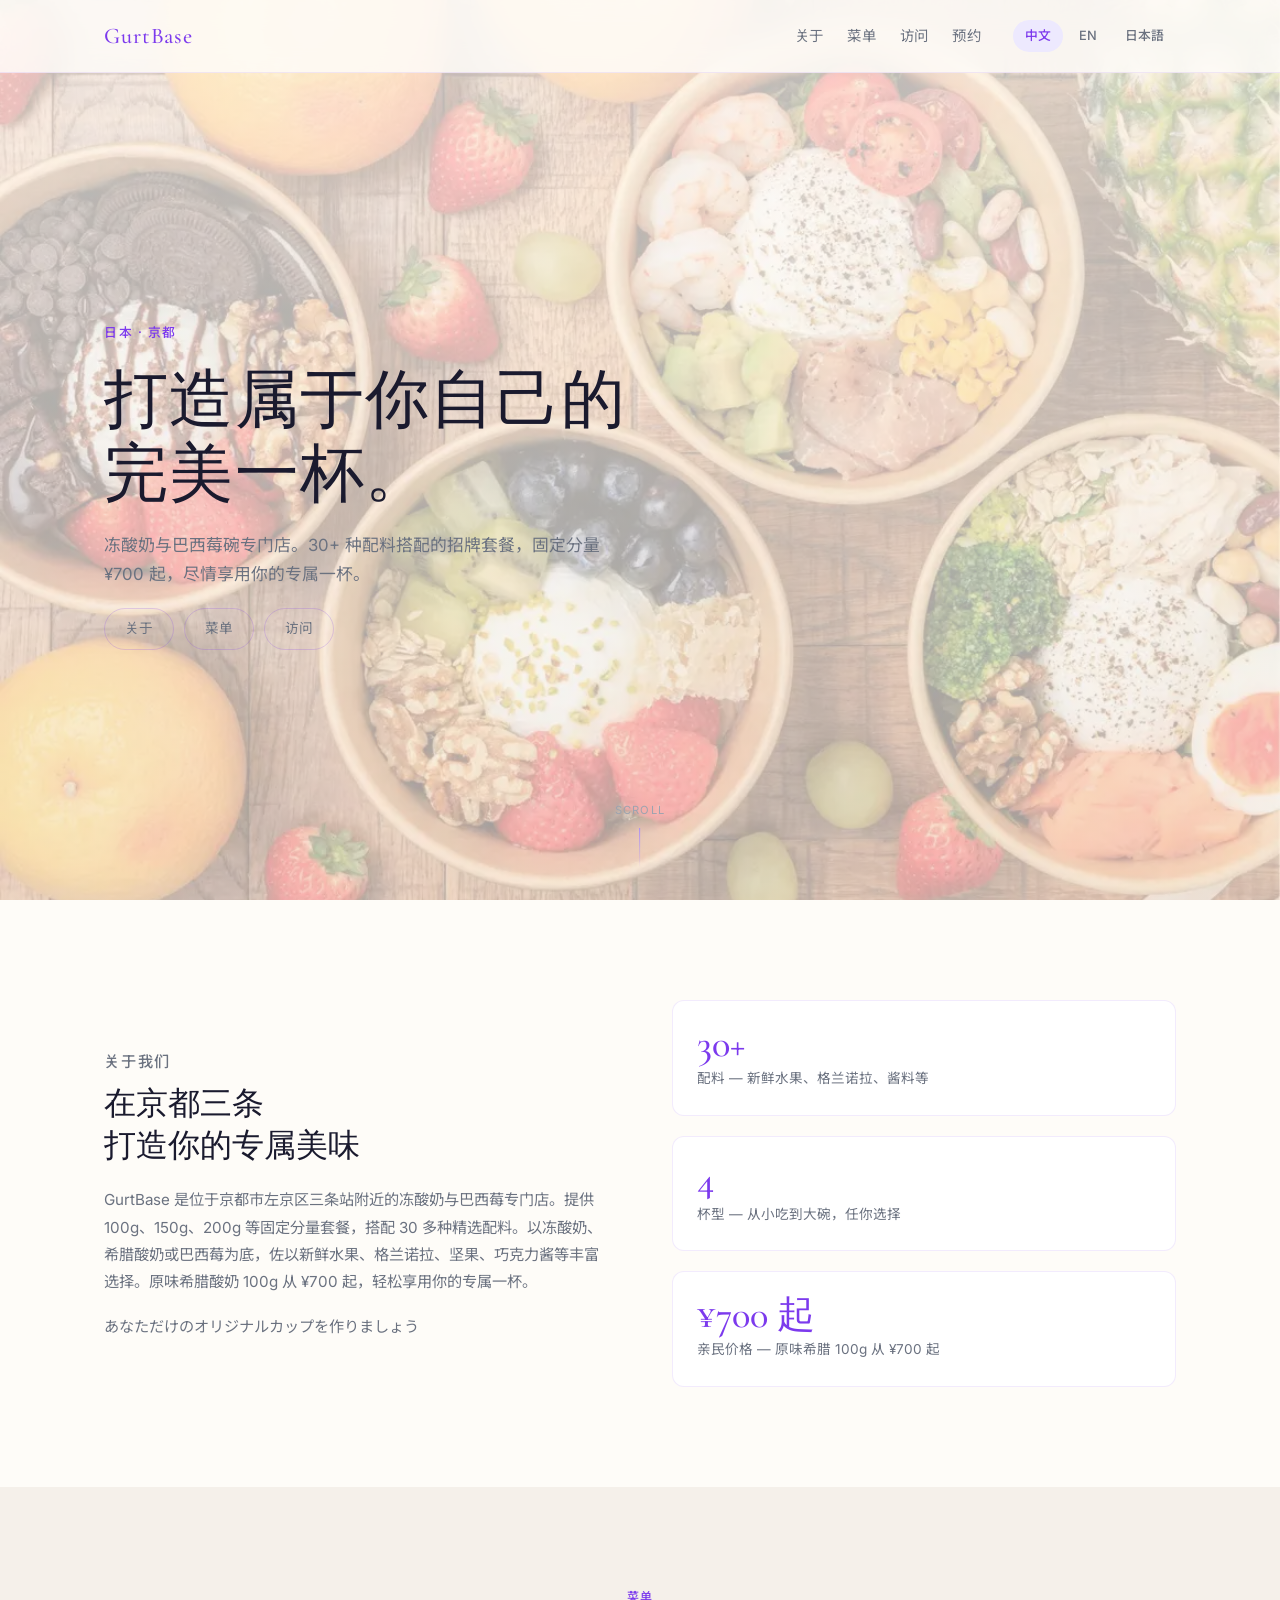
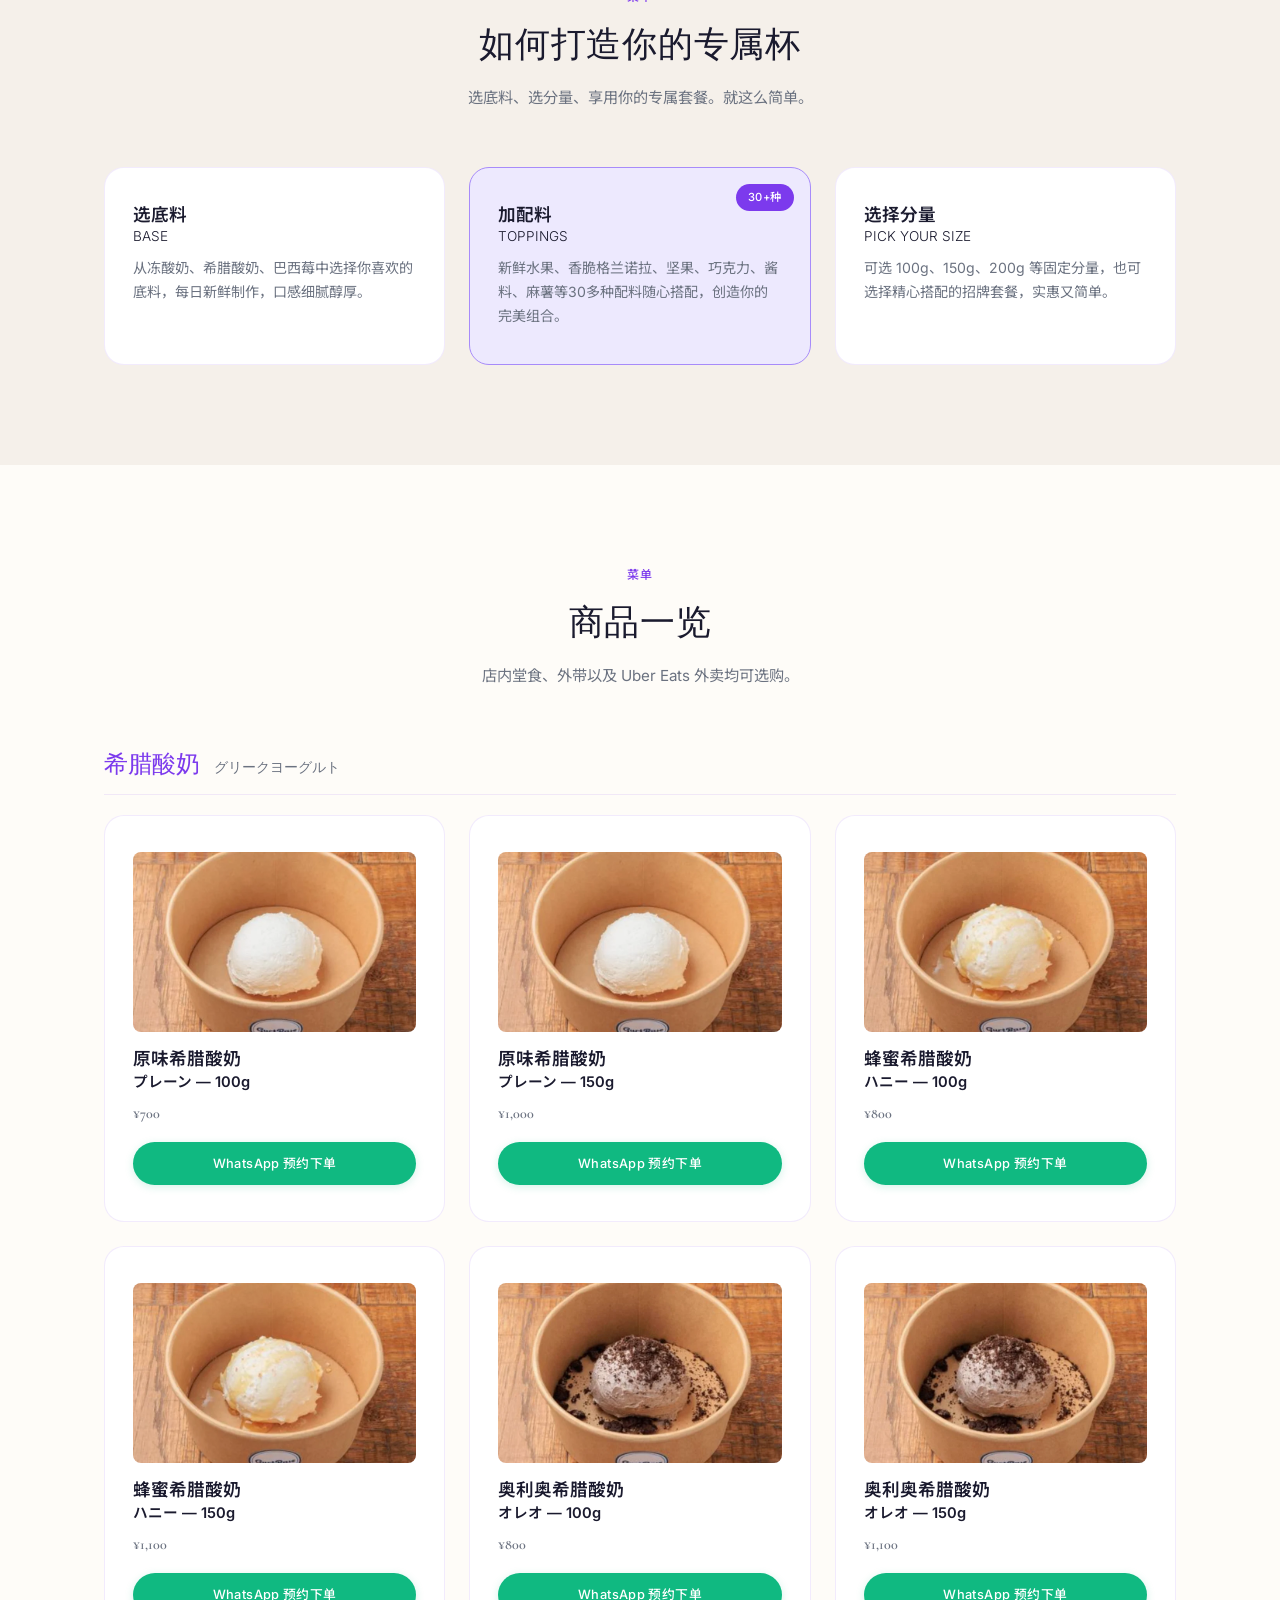
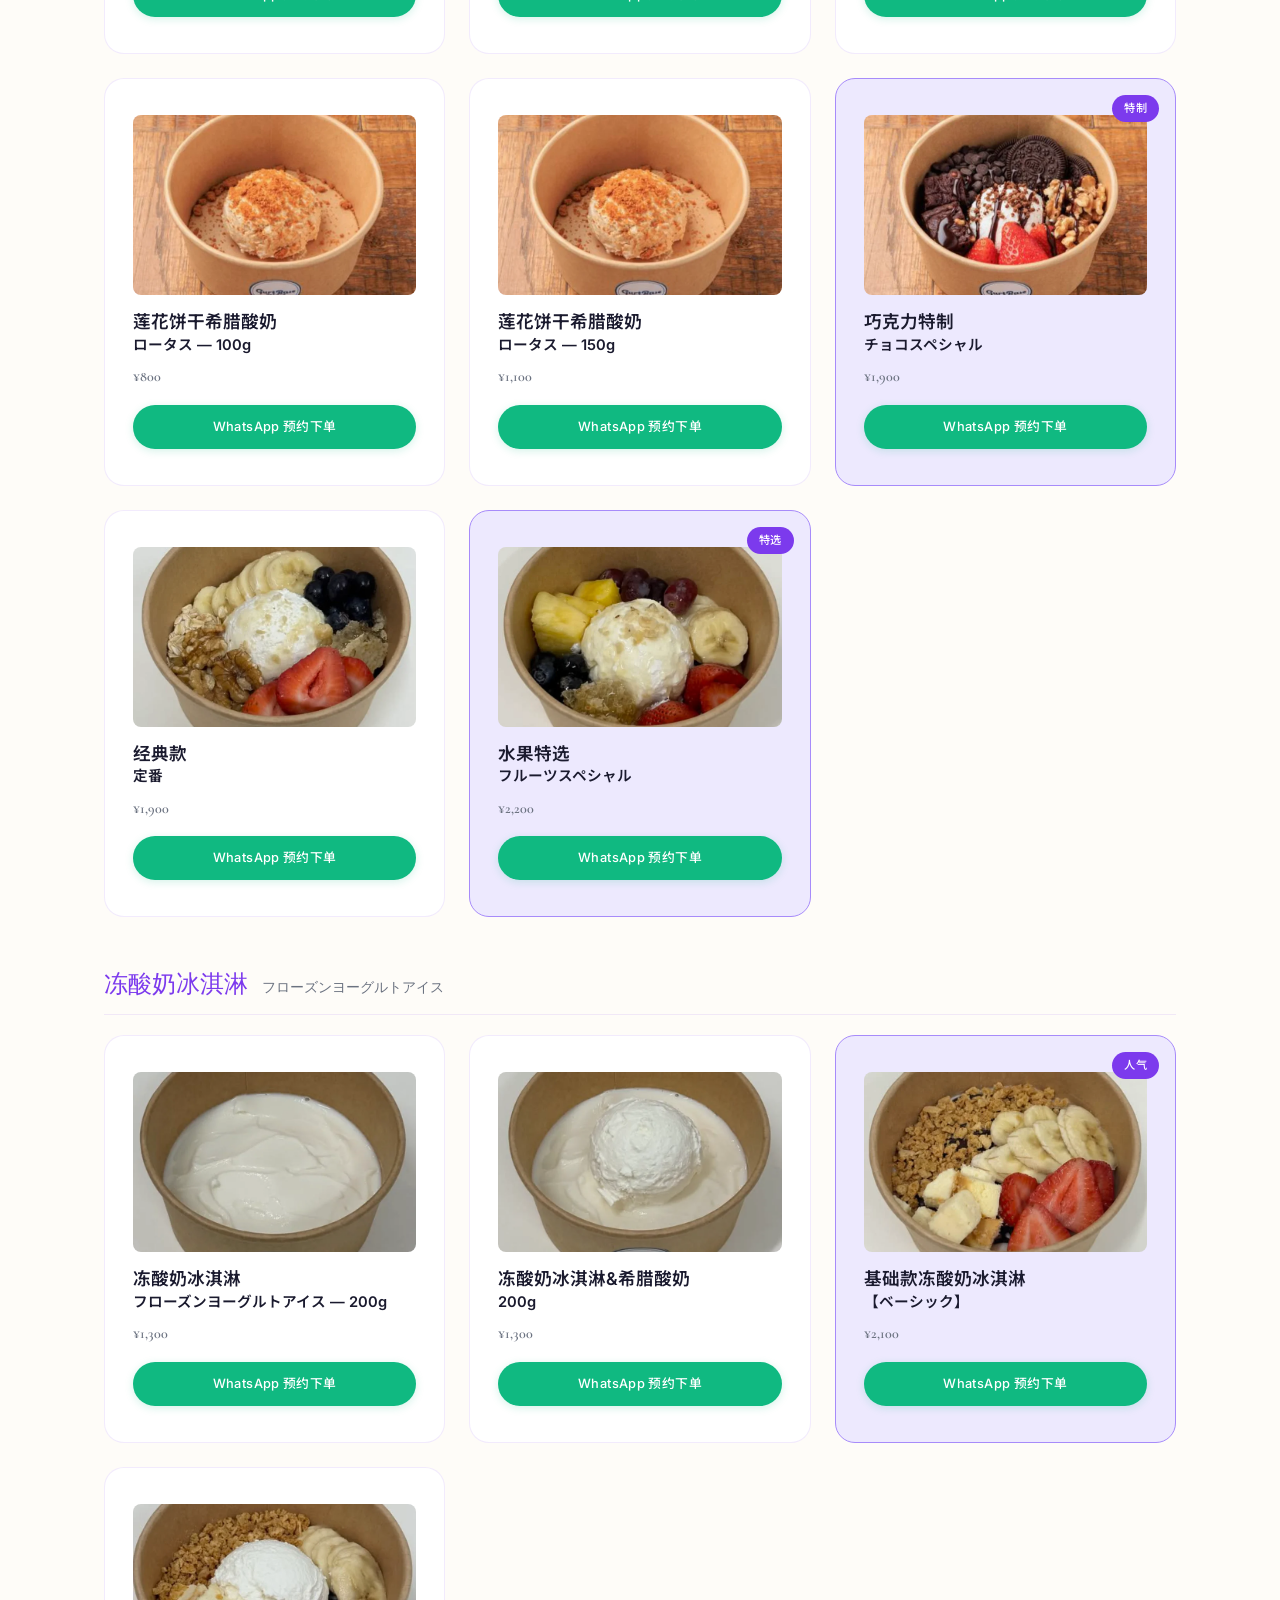
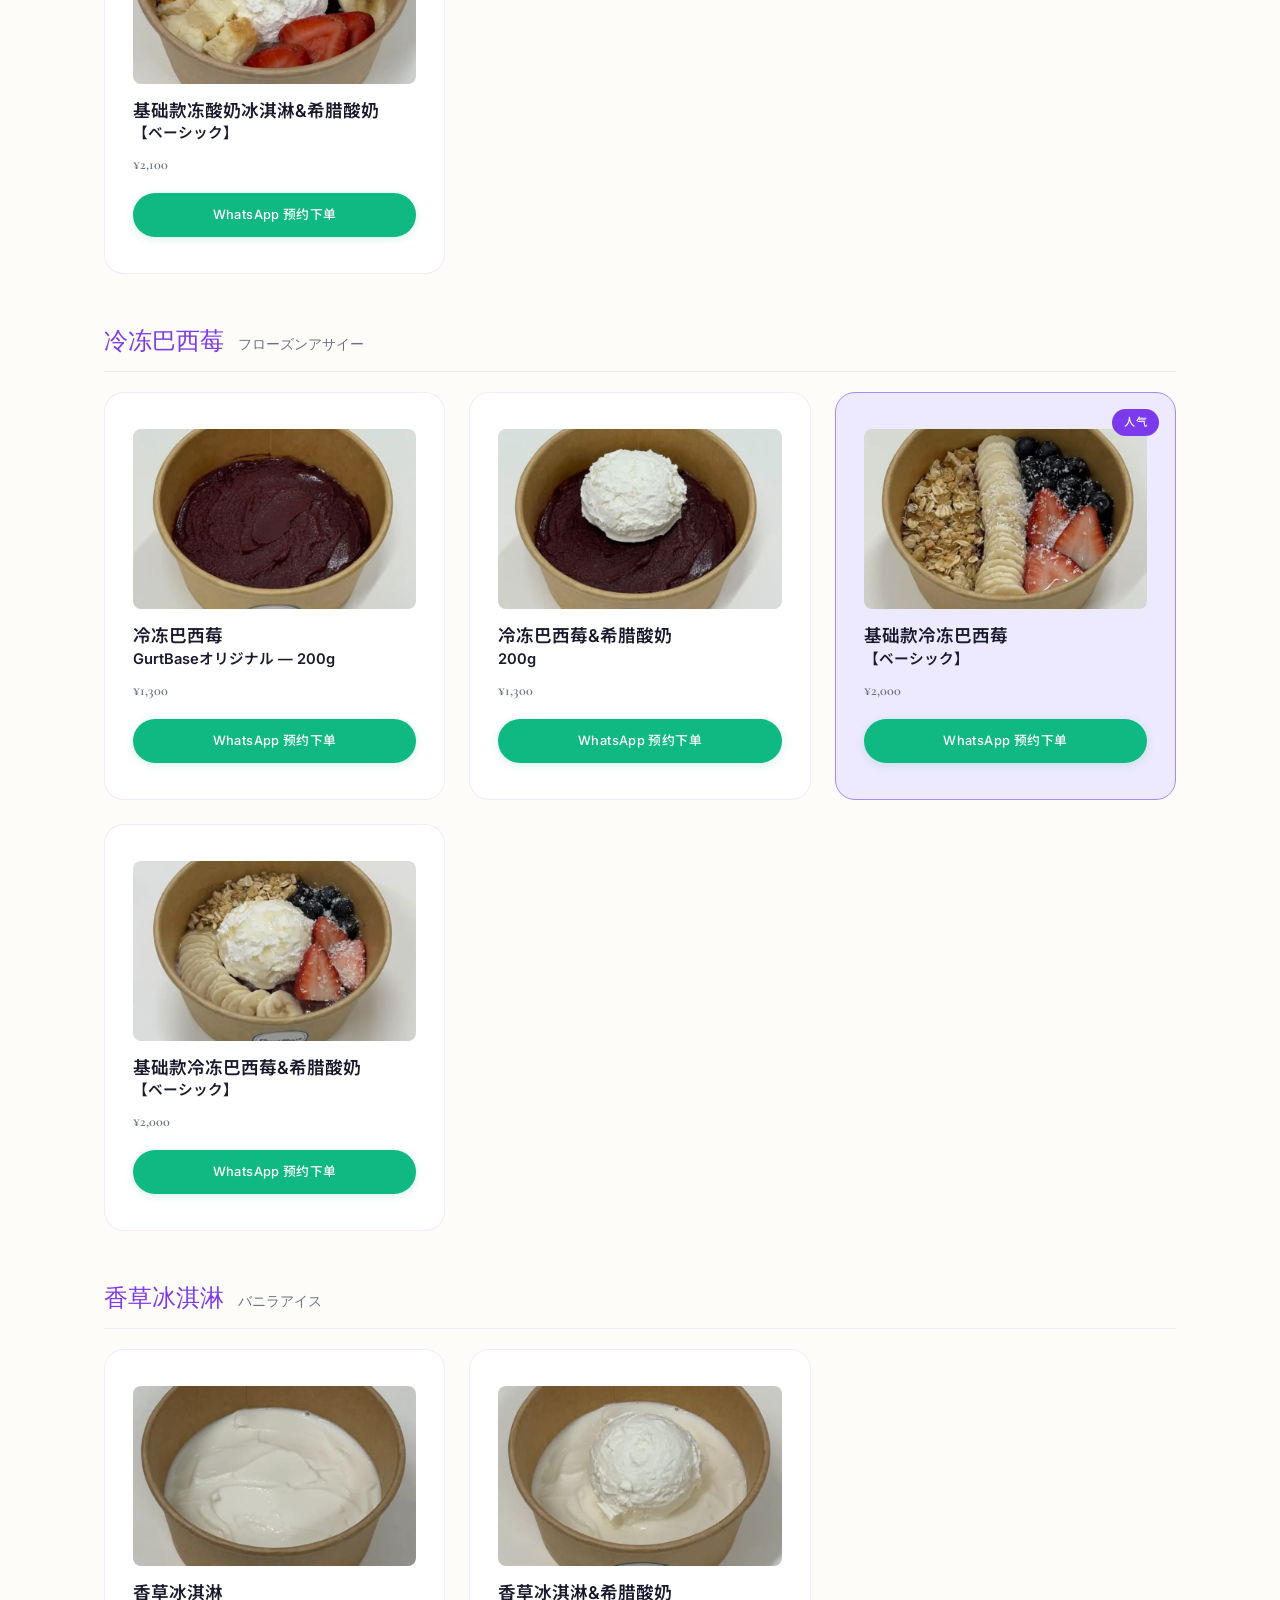
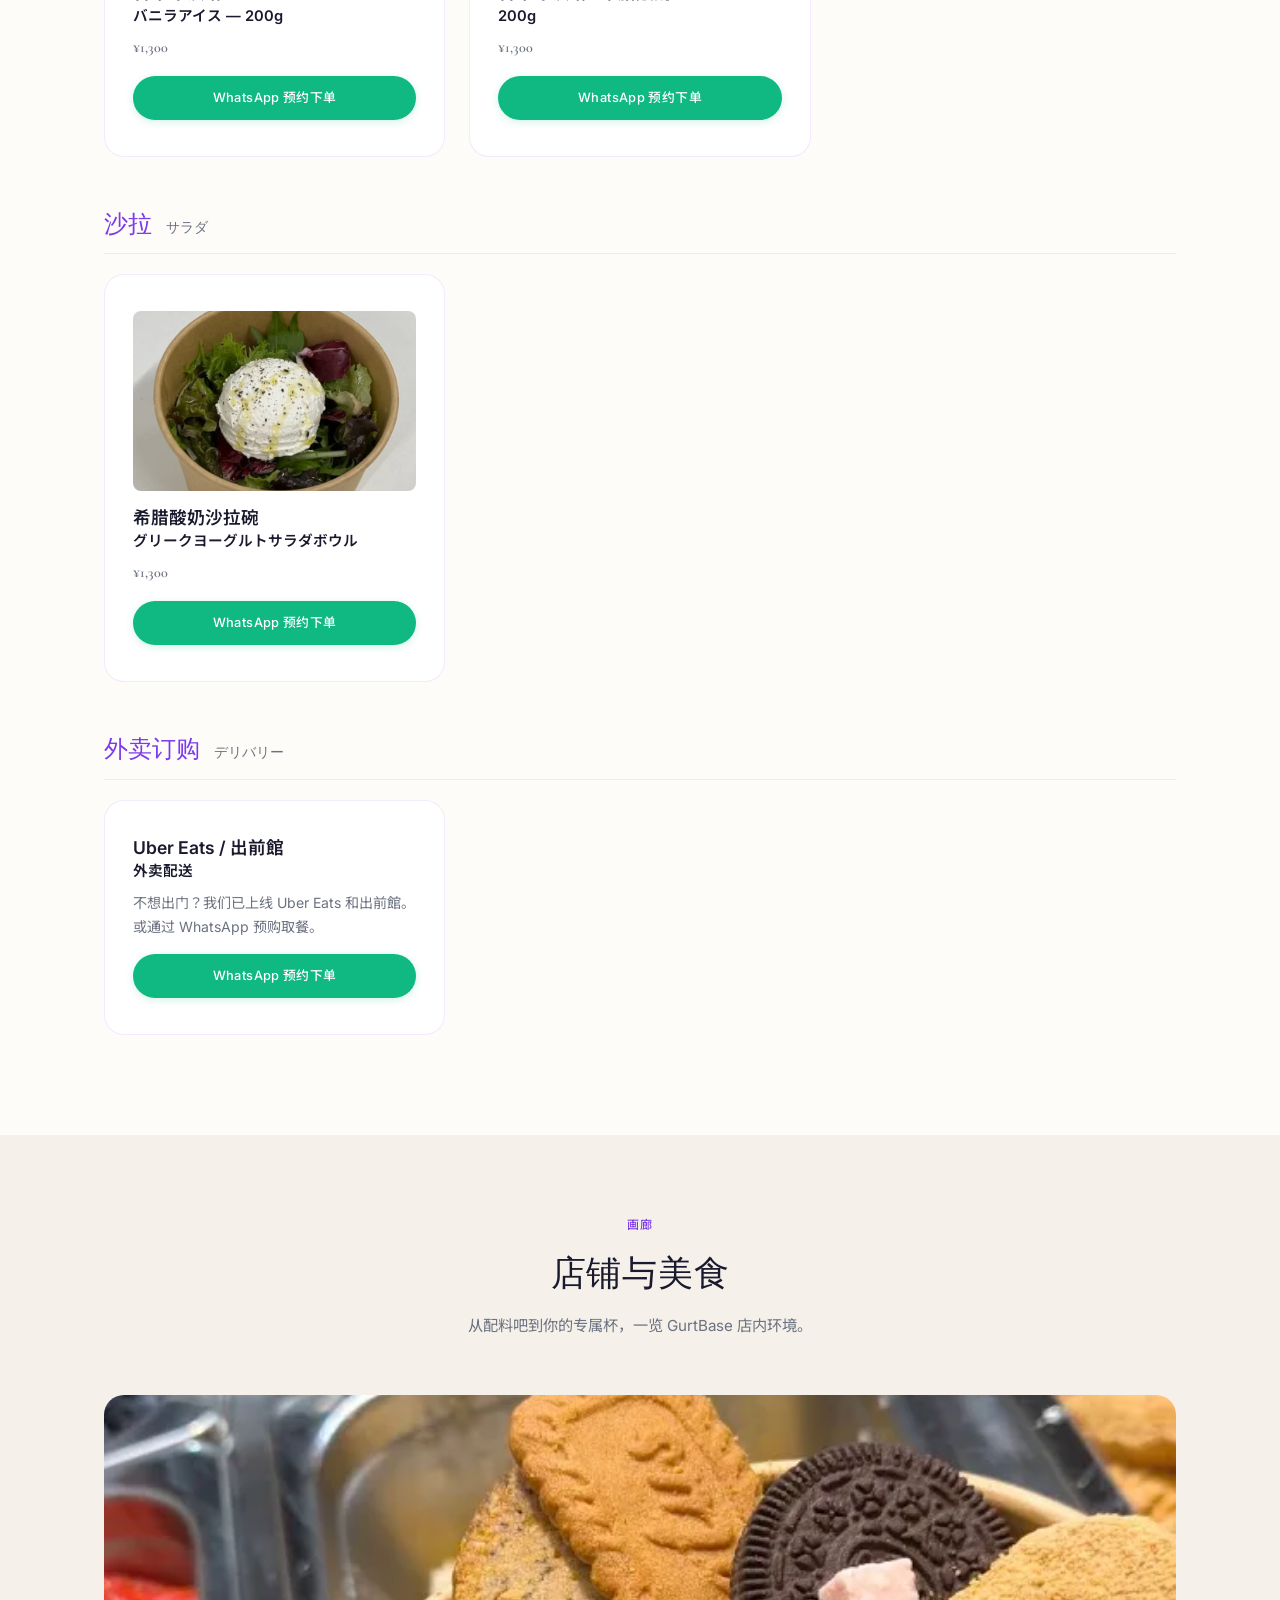
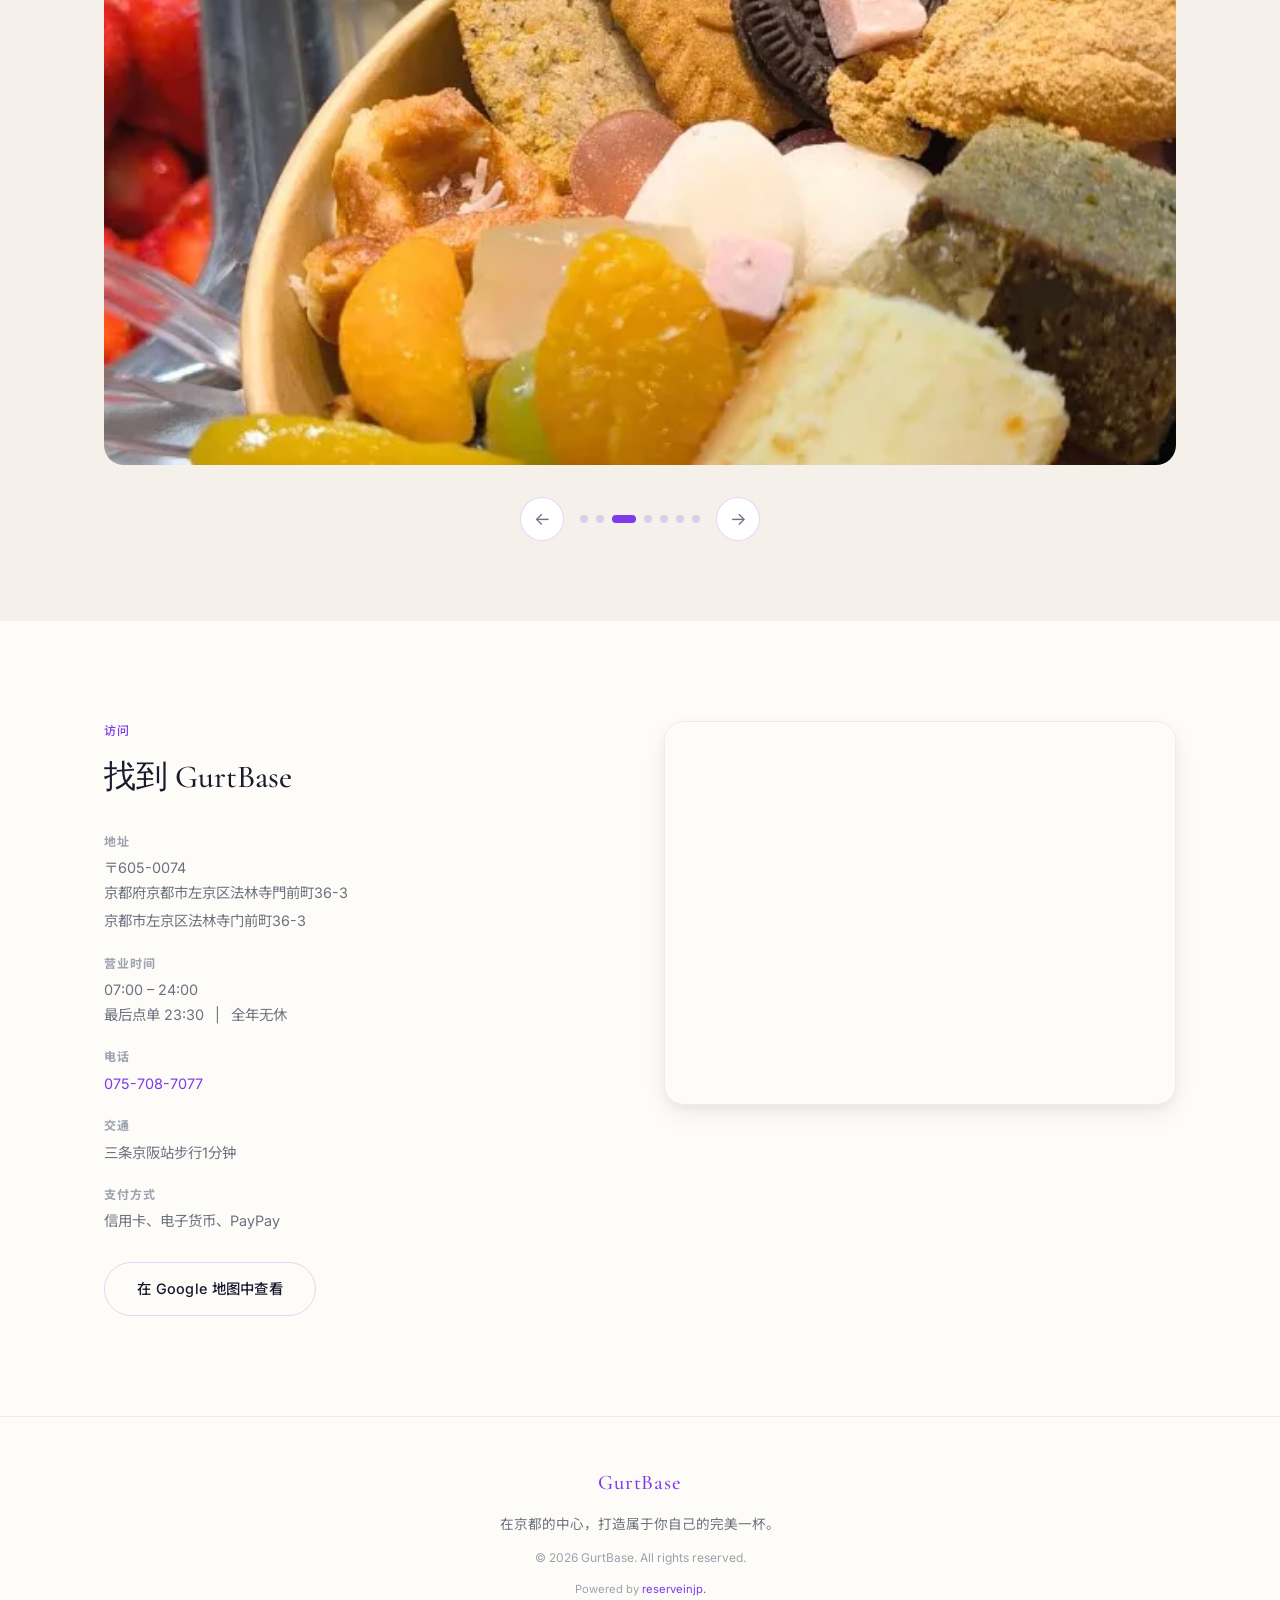
<file: cn/index.html>
<!DOCTYPE html>
<html lang="zh-CN">
<head>
  <meta charset="UTF-8">
  <meta name="viewport" content="width=device-width, initial-scale=1.0">
  <meta name="description" content="GurtBase — 京都三条冻酸奶&巴西莓碗专门店。固定分量套餐 ¥700 起，搭配 30+ 种配料，打造属于你的完美一杯。">
  <title>GurtBase | 冻酸奶 & 巴西莓 京都</title>
  <link rel="preconnect" href="https://fonts.googleapis.com">
  <link rel="preconnect" href="https://fonts.gstatic.com" crossorigin>
  <link href="https://fonts.googleapis.com/css2?family=Cormorant+Garamond:ital,wght@0,400;0,500;0,600;1,400&family=Noto+Sans+JP:wght@300;400;500&family=Noto+Sans+SC:wght@300;400;500&display=swap" rel="stylesheet">
  <link rel="stylesheet" href="../styles.css">
</head>
<body>
  <header class="header" id="header">
    <nav class="nav container">
      <a href="../landing.html" class="logo">GurtBase</a>
      <button class="nav-toggle" aria-label="打开菜单" aria-expanded="false">
        <span></span>
        <span></span>
      </button>
      <div class="nav-menu">
        <ul class="nav-links">
          <li><a href="#about">关于</a></li>
          <li><a href="#menu-list">菜单</a></li>
          <li><a href="#visit">访问</a></li>
          <li><a href="../booking.html">预约</a></li>
        </ul>
        <div class="lang-switch">
          <a href="../cn/" class="active">中文</a>
          <a href="../en/">EN</a>
          <a href="../jp/">日本語</a>
        </div>
      </div>
    </nav>
  </header>

  <main>
    <section class="hero" style="background: url(../picture/Head/Fruits.webp) center/cover no-repeat;">
      <div class="hero-grid-overlay"></div>
      <div class="hero-content container">
        <p class="hero-tag">日本 · 京都</p>
        <h1>打造属于你自己的<br>完美一杯。</h1>
        <p class="hero-sub">冻酸奶与巴西莓碗专门店。30+ 种配料搭配的招牌套餐，固定分量 ¥700 起，尽情享用你的专属一杯。</p>
        <div class="hero-quick-nav">
          <a href="#about" class="hero-nav-pill">关于</a>
          <a href="#menu-list" class="hero-nav-pill">菜单</a>
          <a href="#visit" class="hero-nav-pill">访问</a>
        </div>
      </div>
      <div class="hero-scroll">
        <span>Scroll</span>
        <div class="scroll-line"></div>
      </div>
    </section>

    <section class="intro section" id="about">
      <div class="container intro-grid">
        <div class="intro-text">
          <p class="section-label">关于我们</p>
          <h2>在京都三条<br>打造你的专属美味</h2>
          <p>GurtBase 是位于京都市左京区三条站附近的冻酸奶与巴西莓专门店。提供 100g、150g、200g 等固定分量套餐，搭配 30 多种精选配料。以冻酸奶、希腊酸奶或巴西莓为底，佐以新鲜水果、格兰诺拉、坚果、巧克力酱等丰富选择。原味希腊酸奶 100g 从 ¥700 起，轻松享用你的专属一杯。</p>
          <p class="intro-jp">あなただけのオリジナルカップを作りましょう</p>
        </div>
        <div class="intro-features">
          <div class="feature">
            <span class="feature-num">30+</span>
            <span class="feature-label">配料 — 新鲜水果、格兰诺拉、酱料等</span>
          </div>
          <div class="feature">
            <span class="feature-num">4</span>
            <span class="feature-label">杯型 — 从小吃到大碗，任你选择</span>
          </div>
          <div class="feature">
            <span class="feature-num">¥700 起</span>
            <span class="feature-label">亲民价格 — 原味希腊 100g 从 ¥700 起</span>
          </div>
        </div>
      </div>
    </section>

    <section class="services section section-alt" id="menu">
      <div class="container">
        <header class="section-header">
          <p class="section-label">菜单</p>
          <h2>如何打造你的专属杯</h2>
          <p class="section-sub">选底料、选分量、享用你的专属套餐。就这么简单。</p>
        </header>
        <div class="service-grid">
          <article class="concept-card">
            <h3>选底料<br><small style="font-weight:300;font-size:0.85rem;">BASE</small></h3>
            <p>从冻酸奶、希腊酸奶、巴西莓中选择你喜欢的底料，每日新鲜制作，口感细腻醇厚。</p>
          </article>
          <article class="concept-card featured">
            <span class="badge">30+种</span>
            <h3>加配料<br><small style="font-weight:300;font-size:0.85rem;">TOPPINGS</small></h3>
            <p>新鲜水果、香脆格兰诺拉、坚果、巧克力、酱料、麻薯等30多种配料随心搭配，创造你的完美组合。</p>
          </article>
          <article class="concept-card">
            <h3>选择分量<br><small style="font-weight:300;font-size:0.85rem;">PICK YOUR SIZE</small></h3>
            <p>可选 100g、150g、200g 等固定分量，也可选择精心搭配的招牌套餐，实惠又简单。</p>
          </article>
        </div>
      </div>
    </section>

    <section class="services section" id="menu-list">
      <div class="container">
        <header class="section-header">
          <p class="section-label">菜单</p>
          <h2>商品一览</h2>
          <p class="section-sub">店内堂食、外带以及 Uber Eats 外卖均可选购。</p>
        </header>

        <!-- Greek Yogurt -->
        <div class="menu-category">
          <h3 class="menu-cat-title">希腊酸奶 <small>グリークヨーグルト</small></h3>
          <div class="service-grid">
            <article class="concept-card">
              <img class="concept-img" src="../picture/グリークヨーグルト/プレーングリークヨーグルト 100g.webp" alt="原味希腊酸奶 100g" loading="lazy">
              <h3>原味希腊酸奶<small>プレーン — 100g</small></h3>
              <p class="menu-price">¥700</p>
              <a href="../booking.html?type=Pre-order%20Pickup&product=plain-100g" class="btn-booking">WhatsApp 预约下单</a>
            </article>
            <article class="concept-card">
              <img class="concept-img" src="../picture/グリークヨーグルト/プレーングリークヨーグルト150g.webp" alt="原味希腊酸奶 150g" loading="lazy">
              <h3>原味希腊酸奶<small>プレーン — 150g</small></h3>
              <p class="menu-price">¥1,000</p>
              <a href="../booking.html?type=Pre-order%20Pickup&product=plain-150g" class="btn-booking">WhatsApp 预约下单</a>
            </article>
            <article class="concept-card">
              <img class="concept-img" src="../picture/グリークヨーグルト/ハニーグリークヨーグルト 100g.webp" alt="蜂蜜希腊酸奶 100g" loading="lazy">
              <h3>蜂蜜希腊酸奶<small>ハニー — 100g</small></h3>
              <p class="menu-price">¥800</p>
              <a href="../booking.html?type=Pre-order%20Pickup&product=honey-100g" class="btn-booking">WhatsApp 预约下单</a>
            </article>
            <article class="concept-card">
              <img class="concept-img" src="../picture/グリークヨーグルト/ハニーグリークヨーグルト 150g.webp" alt="蜂蜜希腊酸奶 150g" loading="lazy">
              <h3>蜂蜜希腊酸奶<small>ハニー — 150g</small></h3>
              <p class="menu-price">¥1,100</p>
              <a href="../booking.html?type=Pre-order%20Pickup&product=honey-150g" class="btn-booking">WhatsApp 预约下单</a>
            </article>
            <article class="concept-card">
              <img class="concept-img" src="../picture/グリークヨーグルト/オレオグリークヨーグルト 100g.webp" alt="奥利奥希腊酸奶 100g" loading="lazy">
              <h3>奥利奥希腊酸奶<small>オレオ — 100g</small></h3>
              <p class="menu-price">¥800</p>
              <a href="../booking.html?type=Pre-order%20Pickup&product=oreo-100g" class="btn-booking">WhatsApp 预约下单</a>
            </article>
            <article class="concept-card">
              <img class="concept-img" src="../picture/グリークヨーグルト/オレオグリークヨーグルト150g.webp" alt="奥利奥希腊酸奶 150g" loading="lazy">
              <h3>奥利奥希腊酸奶<small>オレオ — 150g</small></h3>
              <p class="menu-price">¥1,100</p>
              <a href="../booking.html?type=Pre-order%20Pickup&product=oreo-150g" class="btn-booking">WhatsApp 预约下单</a>
            </article>
            <article class="concept-card">
              <img class="concept-img" src="../picture/グリークヨーグルト/ロータスグリークヨーグルト 100g.webp" alt="莲花饼干希腊酸奶 100g" loading="lazy">
              <h3>莲花饼干希腊酸奶<small>ロータス — 100g</small></h3>
              <p class="menu-price">¥800</p>
              <a href="../booking.html?type=Pre-order%20Pickup&product=lotus-100g" class="btn-booking">WhatsApp 预约下单</a>
            </article>
            <article class="concept-card">
              <img class="concept-img" src="../picture/グリークヨーグルト/ロータスグリークヨーグルト150g.webp" alt="莲花饼干希腊酸奶 150g" loading="lazy">
              <h3>莲花饼干希腊酸奶<small>ロータス — 150g</small></h3>
              <p class="menu-price">¥1,100</p>
              <a href="../booking.html?type=Pre-order%20Pickup&product=lotus-150g" class="btn-booking">WhatsApp 预约下单</a>
            </article>
            <article class="concept-card featured">
              <span class="badge">特制</span>
              <img class="concept-img" src="../picture/グリークヨーグルト/チョコ（いちご、くるみ、チョコブラウニー、オレオ、チョコチップ、チョコクランチ、チョコソース）.webp" alt="巧克力特制" loading="lazy">
              <h3>巧克力特制<small>チョコスペシャル</small></h3>
              <p class="menu-price">¥1,900</p>
              <a href="../booking.html?type=Pre-order%20Pickup&product=choco-special" class="btn-booking">WhatsApp 预约下单</a>
            </article>
            <article class="concept-card">
              <img class="concept-img" src="../picture/グリークヨーグルト/定番（いちご、ブルーベリー、バナナ、コムハニ、オートミール、くるみ、はちみつ、クランキーナッツ）.webp" alt="经典款" loading="lazy">
              <h3>经典款<small>定番</small></h3>
              <p class="menu-price">¥1,900</p>
              <a href="../booking.html?type=Pre-order%20Pickup&product=classic" class="btn-booking">WhatsApp 预约下单</a>
            </article>
            <article class="concept-card featured">
              <span class="badge">特选</span>
              <img class="concept-img" src="../picture/グリークヨーグルト/フルーツスペシャル（いちご、ブルーベリー、バナナ、季節のフルーツ2種、コムハニー、クランキーナッツ、はちみつ）.webp" alt="水果特选" loading="lazy">
              <h3>水果特选<small>フルーツスペシャル</small></h3>
              <p class="menu-price">¥2,200</p>
              <a href="../booking.html?type=Pre-order%20Pickup&product=fruit-special" class="btn-booking">WhatsApp 预约下单</a>
            </article>
          </div>
        </div>

        <!-- Frozen Yogurt Ice -->
        <div class="menu-category">
          <h3 class="menu-cat-title">冻酸奶冰淇淋 <small>フローズンヨーグルトアイス</small></h3>
          <div class="service-grid">
            <article class="concept-card">
              <img class="concept-img" src="../picture/フローズンヨーグルトアイス/フローズンヨーグルトアイス　200g.webp" alt="冻酸奶冰淇淋 200g" loading="lazy">
              <h3>冻酸奶冰淇淋<small>フローズンヨーグルトアイス — 200g</small></h3>
              <p class="menu-price">¥1,300</p>
              <a href="../booking.html?type=Pre-order%20Pickup&product=frozen-yogurt-200g" class="btn-booking">WhatsApp 预约下单</a>
            </article>
            <article class="concept-card">
              <img class="concept-img" src="../picture/フローズンヨーグルトアイス/フローズンヨーグルトアイス＆グリークヨーグルト　200g.webp" alt="冻酸奶冰淇淋&希腊酸奶 200g" loading="lazy">
              <h3>冻酸奶冰淇淋&希腊酸奶<small>200g</small></h3>
              <p class="menu-price">¥1,300</p>
              <a href="../booking.html?type=Pre-order%20Pickup&product=frozen-yogurt-greek-200g" class="btn-booking">WhatsApp 预约下单</a>
            </article>
            <article class="concept-card featured">
              <span class="badge">人气</span>
              <img class="concept-img" src="../picture/フローズンヨーグルトアイス/【ベーシック】フローズンヨーグルトアイス　 (いちご、バナナ、チーズケーキ、マコロンクランチ、チョコシェル).webp" alt="基础款冻酸奶冰淇淋" loading="lazy">
              <h3>基础款冻酸奶冰淇淋<small>【ベーシック】</small></h3>
              <p class="menu-price">¥2,100</p>
              <a href="../booking.html?type=Pre-order%20Pickup&product=basic-frozen-yogurt" class="btn-booking">WhatsApp 预约下单</a>
            </article>
            <article class="concept-card">
              <img class="concept-img" src="../picture/フローズンヨーグルトアイス/【ベーシック】　フローズンヨーグルトアイス＆グリークヨーグルト　(いちご、バナナ、チーズケーキ、マコロンクランチ、チョコシェル).webp" alt="基础款冻酸奶冰淇淋&希腊酸奶" loading="lazy">
              <h3>基础款冻酸奶冰淇淋&希腊酸奶<small>【ベーシック】</small></h3>
              <p class="menu-price">¥2,100</p>
              <a href="../booking.html?type=Pre-order%20Pickup&product=basic-frozen-yogurt-greek" class="btn-booking">WhatsApp 预约下单</a>
            </article>
          </div>
        </div>

        <!-- Frozen Açaí -->
        <div class="menu-category">
          <h3 class="menu-cat-title">冷冻巴西莓 <small>フローズンアサイー</small></h3>
          <div class="service-grid">
            <article class="concept-card">
              <img class="concept-img" src="../picture/フローズンアサイー/GurtBaseオリジナル　フローズンアサイー　200g.webp" alt="冷冻巴西莓 200g" loading="lazy">
              <h3>冷冻巴西莓<small>GurtBaseオリジナル — 200g</small></h3>
              <p class="menu-price">¥1,300</p>
              <a href="../booking.html?type=Pre-order%20Pickup&product=acai-200g" class="btn-booking">WhatsApp 预约下单</a>
            </article>
            <article class="concept-card">
              <img class="concept-img" src="../picture/フローズンアサイー/GurtBaseオリジナル　フローズンアサイー＆グリークヨーグルト　200g.webp" alt="冷冻巴西莓&希腊酸奶 200g" loading="lazy">
              <h3>冷冻巴西莓&希腊酸奶<small>200g</small></h3>
              <p class="menu-price">¥1,300</p>
              <a href="../booking.html?type=Pre-order%20Pickup&product=acai-greek-200g" class="btn-booking">WhatsApp 预约下单</a>
            </article>
            <article class="concept-card featured">
              <span class="badge">人气</span>
              <img class="concept-img" src="../picture/フローズンアサイー/【ベーシック】GurtBaseオリジナル　フローズンアサイー　(いちご、ブルーベリー、バナナ、グラノーラ、ココナッツファイン、はちみつ).webp" alt="基础款冷冻巴西莓" loading="lazy">
              <h3>基础款冷冻巴西莓<small>【ベーシック】</small></h3>
              <p class="menu-price">¥2,000</p>
              <a href="../booking.html?type=Pre-order%20Pickup&product=basic-acai" class="btn-booking">WhatsApp 预约下单</a>
            </article>
            <article class="concept-card">
              <img class="concept-img" src="../picture/フローズンアサイー/【ベーシック】GurtBaseオリジナル　フローズンアサイー＆グリークヨーグルト　(いちご、ブルーベリー、バナナ、グラノーラ、ココナッツファイン、はちみつ).webp" alt="基础款冷冻巴西莓&希腊酸奶" loading="lazy">
              <h3>基础款冷冻巴西莓&希腊酸奶<small>【ベーシック】</small></h3>
              <p class="menu-price">¥2,000</p>
              <a href="../booking.html?type=Pre-order%20Pickup&product=basic-acai-greek" class="btn-booking">WhatsApp 预约下单</a>
            </article>
          </div>
        </div>

        <!-- Vanilla Ice -->
        <div class="menu-category">
          <h3 class="menu-cat-title">香草冰淇淋 <small>バニラアイス</small></h3>
          <div class="service-grid">
            <article class="concept-card">
              <img class="concept-img" src="../picture/バニラアイス/バニラアイス　200g.webp" alt="香草冰淇淋 200g" loading="lazy">
              <h3>香草冰淇淋<small>バニラアイス — 200g</small></h3>
              <p class="menu-price">¥1,300</p>
              <a href="../booking.html?type=Pre-order%20Pickup&product=vanilla-200g" class="btn-booking">WhatsApp 预约下单</a>
            </article>
            <article class="concept-card">
              <img class="concept-img" src="../picture/バニラアイス/バニラアイス＆グリークヨーグルト　200g.webp" alt="香草冰淇淋&希腊酸奶 200g" loading="lazy">
              <h3>香草冰淇淋&希腊酸奶<small>200g</small></h3>
              <p class="menu-price">¥1,300</p>
              <a href="../booking.html?type=Pre-order%20Pickup&product=vanilla-greek-200g" class="btn-booking">WhatsApp 预约下单</a>
            </article>
          </div>
        </div>

        <!-- Salad -->
        <div class="menu-category">
          <h3 class="menu-cat-title">沙拉 <small>サラダ</small></h3>
          <div class="service-grid">
            <article class="concept-card">
              <img class="concept-img" src="../picture/サラダ/グリークヨーグルトサラダボウル.webp" alt="希腊酸奶沙拉碗" loading="lazy">
              <h3>希腊酸奶沙拉碗<small>グリークヨーグルトサラダボウル</small></h3>
              <p class="menu-price">¥1,300</p>
              <a href="../booking.html?type=Pre-order%20Pickup&product=salad-bowl" class="btn-booking">WhatsApp 预约下单</a>
            </article>
          </div>
        </div>

        <!-- Delivery -->
        <div class="menu-category">
          <h3 class="menu-cat-title">外卖订购 <small>デリバリー</small></h3>
          <div class="service-grid">
            <article class="concept-card">
              <h3>Uber Eats / 出前館<small>外卖配送</small></h3>
              <p>不想出门？我们已上线 Uber Eats 和出前館。或通过 WhatsApp 预购取餐。</p>
              <a href="../booking.html?type=Pre-order%20Pickup" class="btn-booking">WhatsApp 预约下单</a>
            </article>
          </div>
        </div>
      </div>
    </section>

    <section class="env-carousel-section" aria-label="画廊">
      <div class="container">
        <header class="section-header">
          <p class="section-label">画廊</p>
          <h2>店铺与美食</h2>
          <p class="section-sub">从配料吧到你的专属杯，一览 GurtBase 店内环境。</p>
        </header>
        <div class="env-carousel" id="envCarousel">
          <div class="env-carousel-track" id="envTrack">
            <div class="env-carousel-slide">
              <img src="../assets/images/gallery-01.webp" alt="冰淇淋机出料特写" loading="lazy" onerror="this.parentElement.style.background='linear-gradient(135deg, #ede9fe, #d1fae5)';this.style.display='none';">
            </div>
            <div class="env-carousel-slide">
              <img src="../assets/images/gallery-02.webp" alt="GurtBase 招牌巴西莓碗与配料" loading="lazy" onerror="this.parentElement.style.background='linear-gradient(135deg, #d1fae5, #fef3c7)';this.style.display='none';">
            </div>
            <div class="env-carousel-slide">
              <img src="../assets/images/gallery-03.webp" alt="精选配料 — 饼干、水果、麻薯" loading="lazy" onerror="this.parentElement.style.background='linear-gradient(135deg, #fce7f3, #ede9fe)';this.style.display='none';">
            </div>
            <div class="env-carousel-slide">
              <img src="../assets/images/gallery-04.webp" alt="30+ 种配料的自选台" loading="lazy" onerror="this.parentElement.style.background='linear-gradient(135deg, #e0f2fe, #d1fae5)';this.style.display='none';">
            </div>
            <div class="env-carousel-slide">
              <img src="../assets/images/gallery-05.webp" alt="GurtBase 品尝步骤指南" loading="lazy" onerror="this.parentElement.style.background='linear-gradient(135deg, #fef3c7, #ede9fe)';this.style.display='none';">
            </div>
            <div class="env-carousel-slide">
              <img src="../assets/images/gallery-06.webp" alt="冰淇淋机与菜单展示" loading="lazy" onerror="this.parentElement.style.background='linear-gradient(135deg, #d1fae5, #e0f2fe)';this.style.display='none';">
            </div>
            <div class="env-carousel-slide">
              <img src="../assets/images/gallery-07.webp" alt="GurtBase 店铺内景" loading="lazy" onerror="this.parentElement.style.background='linear-gradient(135deg, #ede9fe, #fce7f3)';this.style.display='none';">
            </div>
          </div>
        </div>
        <div class="env-carousel-nav">
          <button class="env-carousel-btn" id="envPrev" aria-label="上一张">&larr;</button>
          <div class="env-dots" id="envDots"></div>
          <button class="env-carousel-btn" id="envNext" aria-label="下一张">&rarr;</button>
        </div>
      </div>
    </section>

    <section class="visit section" id="visit">
      <div class="container visit-grid">
        <div class="visit-info">
          <p class="section-label">访问</p>
          <h2>找到 GurtBase</h2>
          <div class="visit-details">
            <div class="visit-item">
              <h4>地址</h4>
              <p>〒605-0074<br>京都府京都市左京区法林寺門前町36-3</p>
              <p class="visit-en">京都市左京区法林寺门前町36-3</p>
            </div>
            <div class="visit-item">
              <h4>营业时间</h4>
              <p>07:00 – 24:00<br>最后点单 23:30 &ensp;|&ensp; 全年无休</p>
            </div>
            <div class="visit-item">
              <h4>电话</h4>
              <p><a href="tel:0757087077">075-708-7077</a></p>
            </div>
            <div class="visit-item">
              <h4>交通</h4>
              <p>三条京阪站步行1分钟</p>
            </div>
            <div class="visit-item">
              <h4>支付方式</h4>
              <p>信用卡、电子货币、PayPay</p>
            </div>
          </div>
          <a href="https://maps.app.goo.gl/?q=Gurtbase+Kyoto" target="_blank" rel="noopener noreferrer" class="btn btn-outline">在 Google 地图中查看</a>
        </div>
        <div class="visit-map">
          <iframe
            title="GurtBase 地图"
            src="https://www.google.com/maps/embed?pb=!1m18!1m12!1m3!1d3267.2!2d135.773!3d35.009!2m3!1f0!2f0!3f0!3m2!1i1024!2i768!4f13.1!3m3!1m2!1s0x6001085f3c1c7d8b%3A0xc46f1b0e4a5b6c8d!2z5pel5pys44CB44CSNjA1LTAwNzQg5Lqs6YO95bqc5Lqs6YO95biC5bem5Yy65rOV5p6X5a6-6ZaA5YmN55S6!5e0!3m2!1szh-CN!2sjp!5m2!1szh-CN!2sjp"
            width="100%"
            height="100%"
            style="border:0;"
            allowfullscreen=""
            loading="lazy"
            referrerpolicy="no-referrer-when-downgrade">
          </iframe>
        </div>
      </div>
    </section>
  </main>

  <footer class="footer">
    <div class="container footer-inner">
      <span class="logo">GurtBase</span>
      <p class="footer-tagline">在京都的中心，打造属于你自己的完美一杯。</p>
      <p class="footer-copy">&copy; 2026 GurtBase. All rights reserved.</p>
      <p class="footer-powered">Powered by <a href="https://reserveinjp.com/" target="_blank" rel="noopener">reserveinjp.</a></p>
    </div>
  </footer>

  <button class="back-to-top" id="backToTop" aria-label="回到顶部" title="回到顶部">&uarr;</button>
  <script src="../script.js"></script>
</body>
</html>
</file>
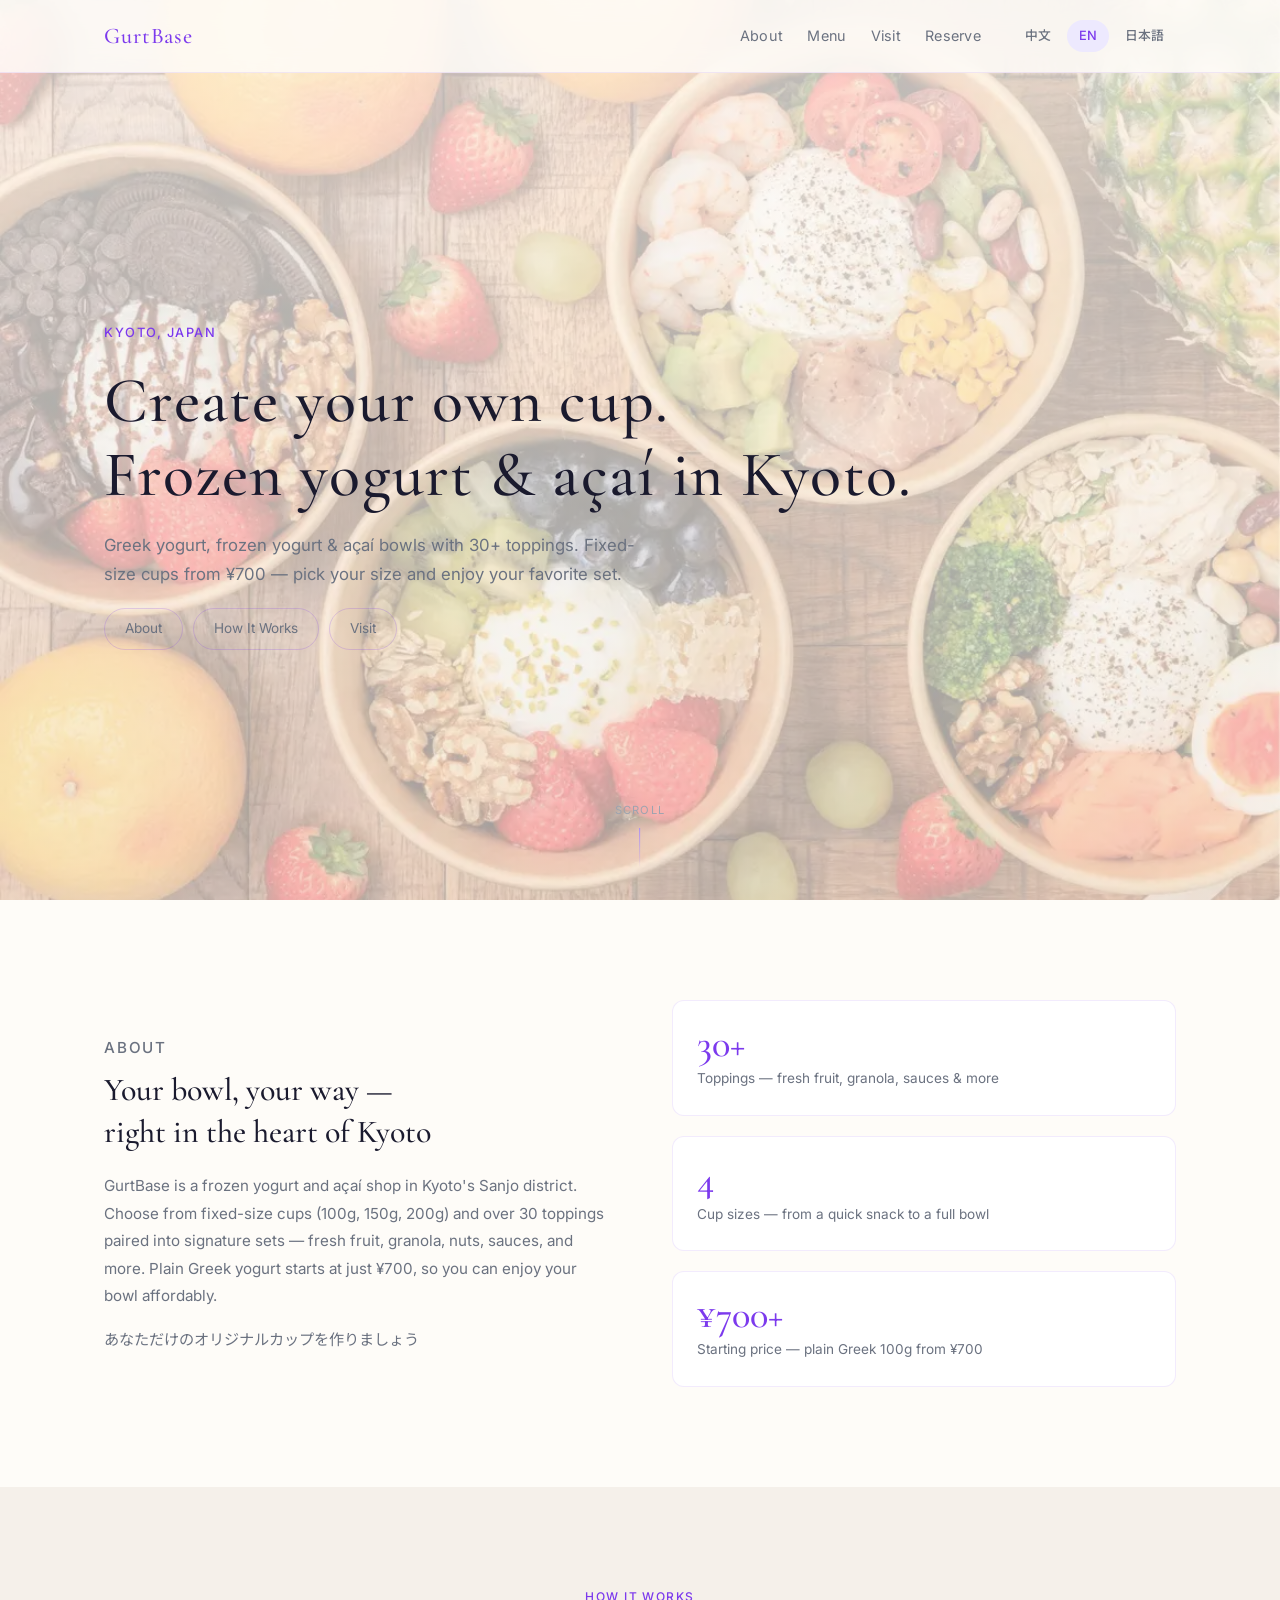
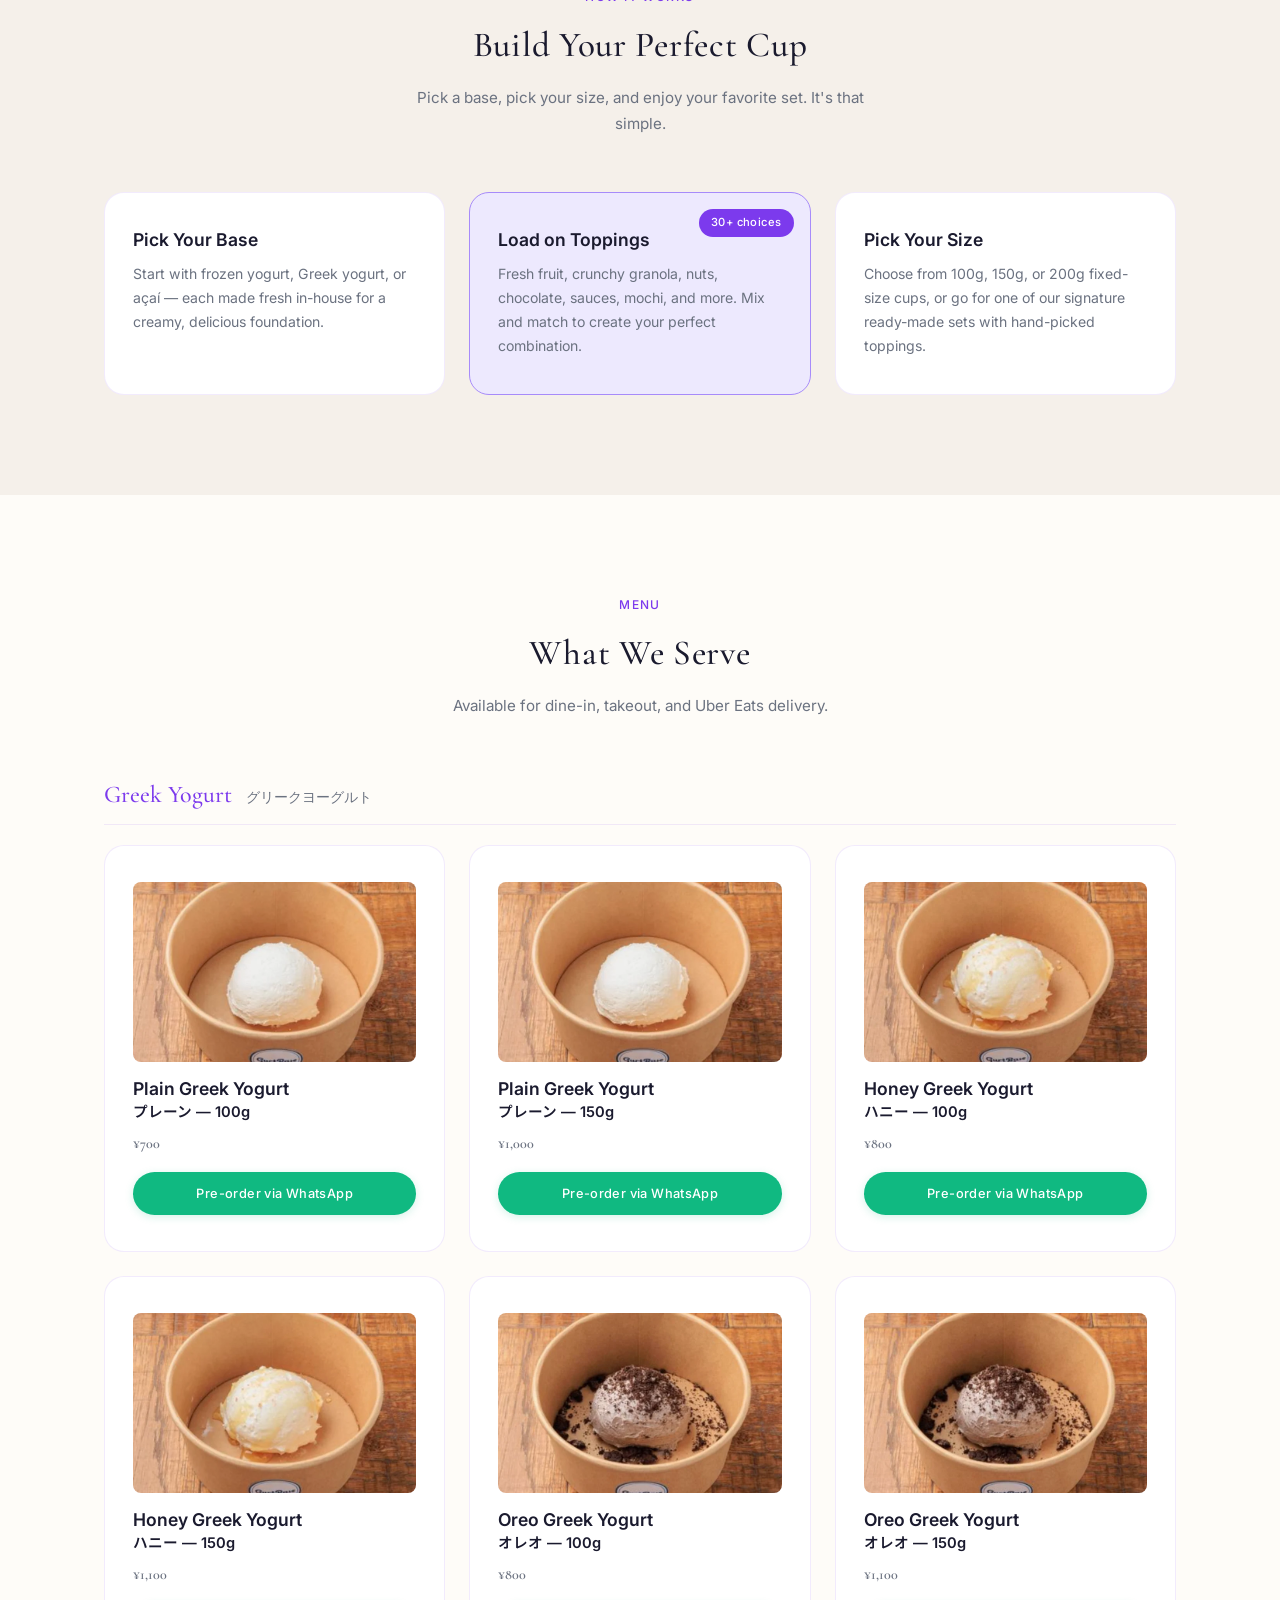
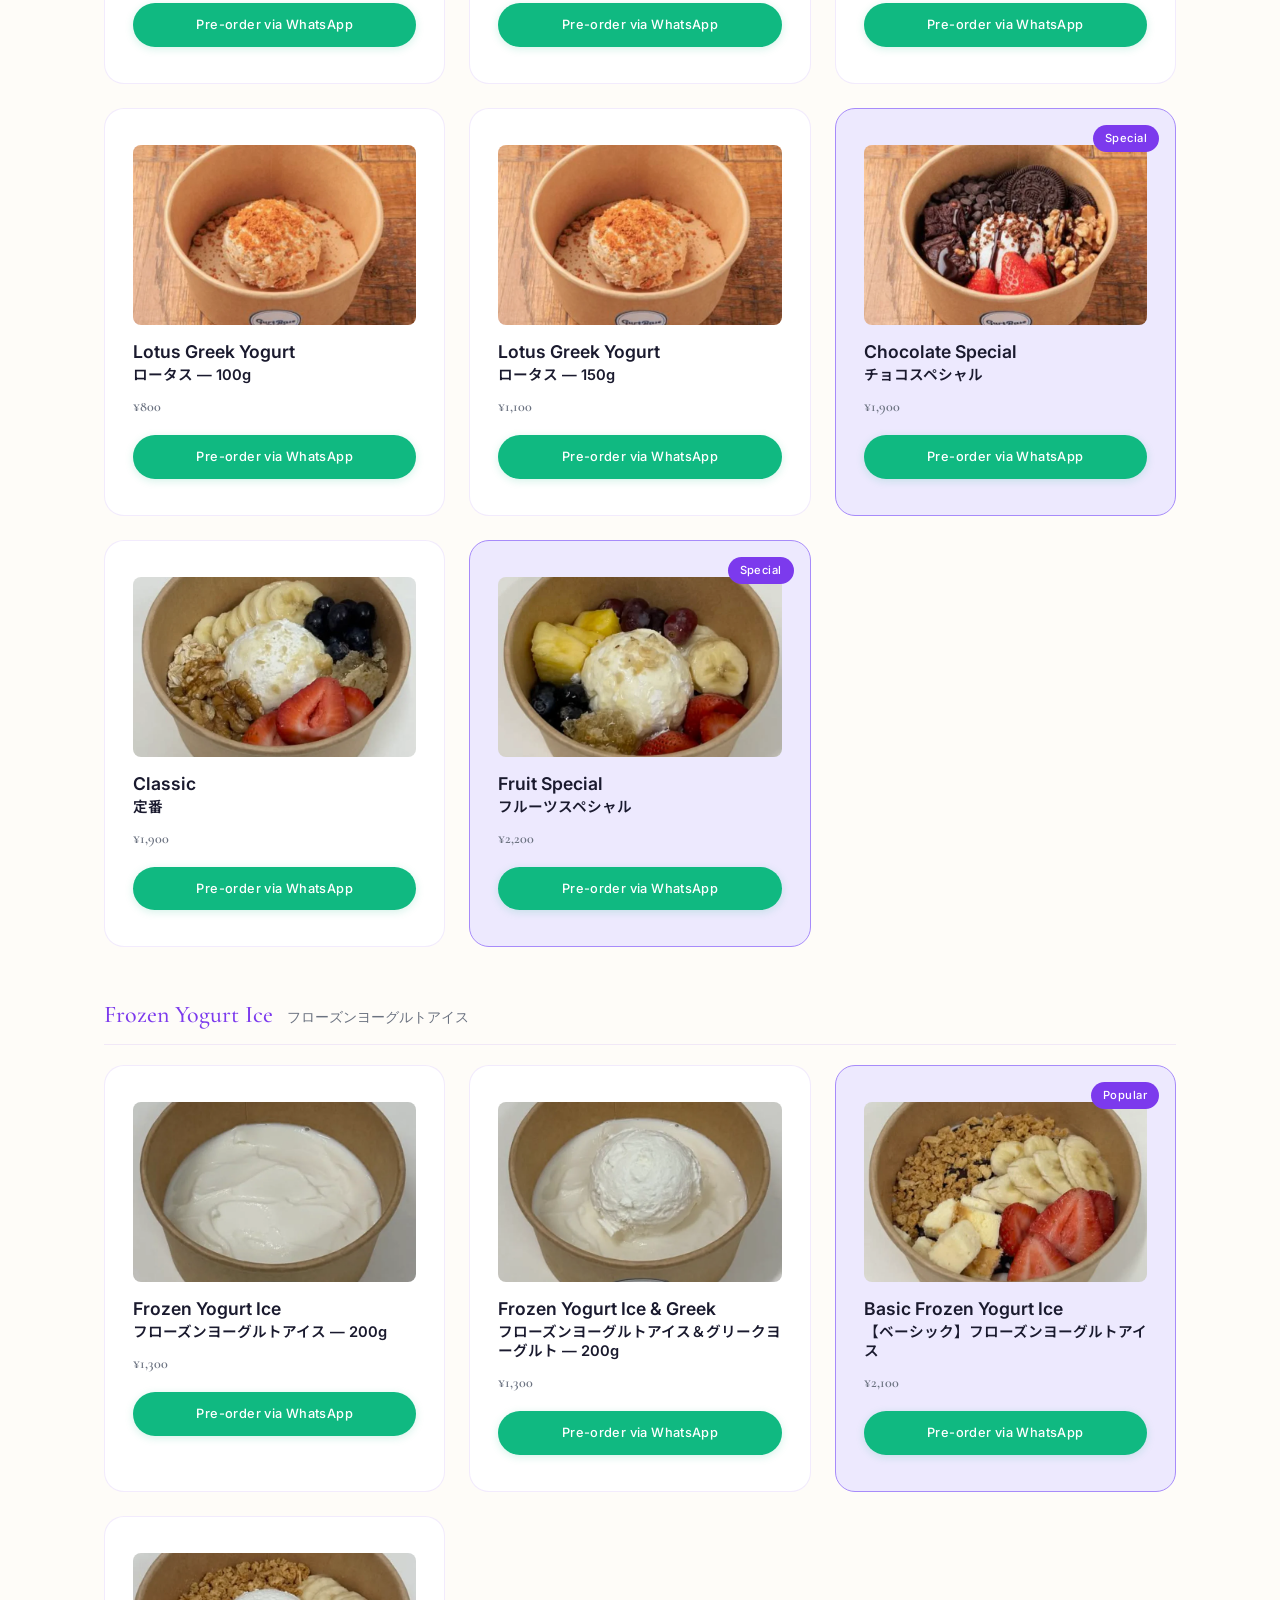
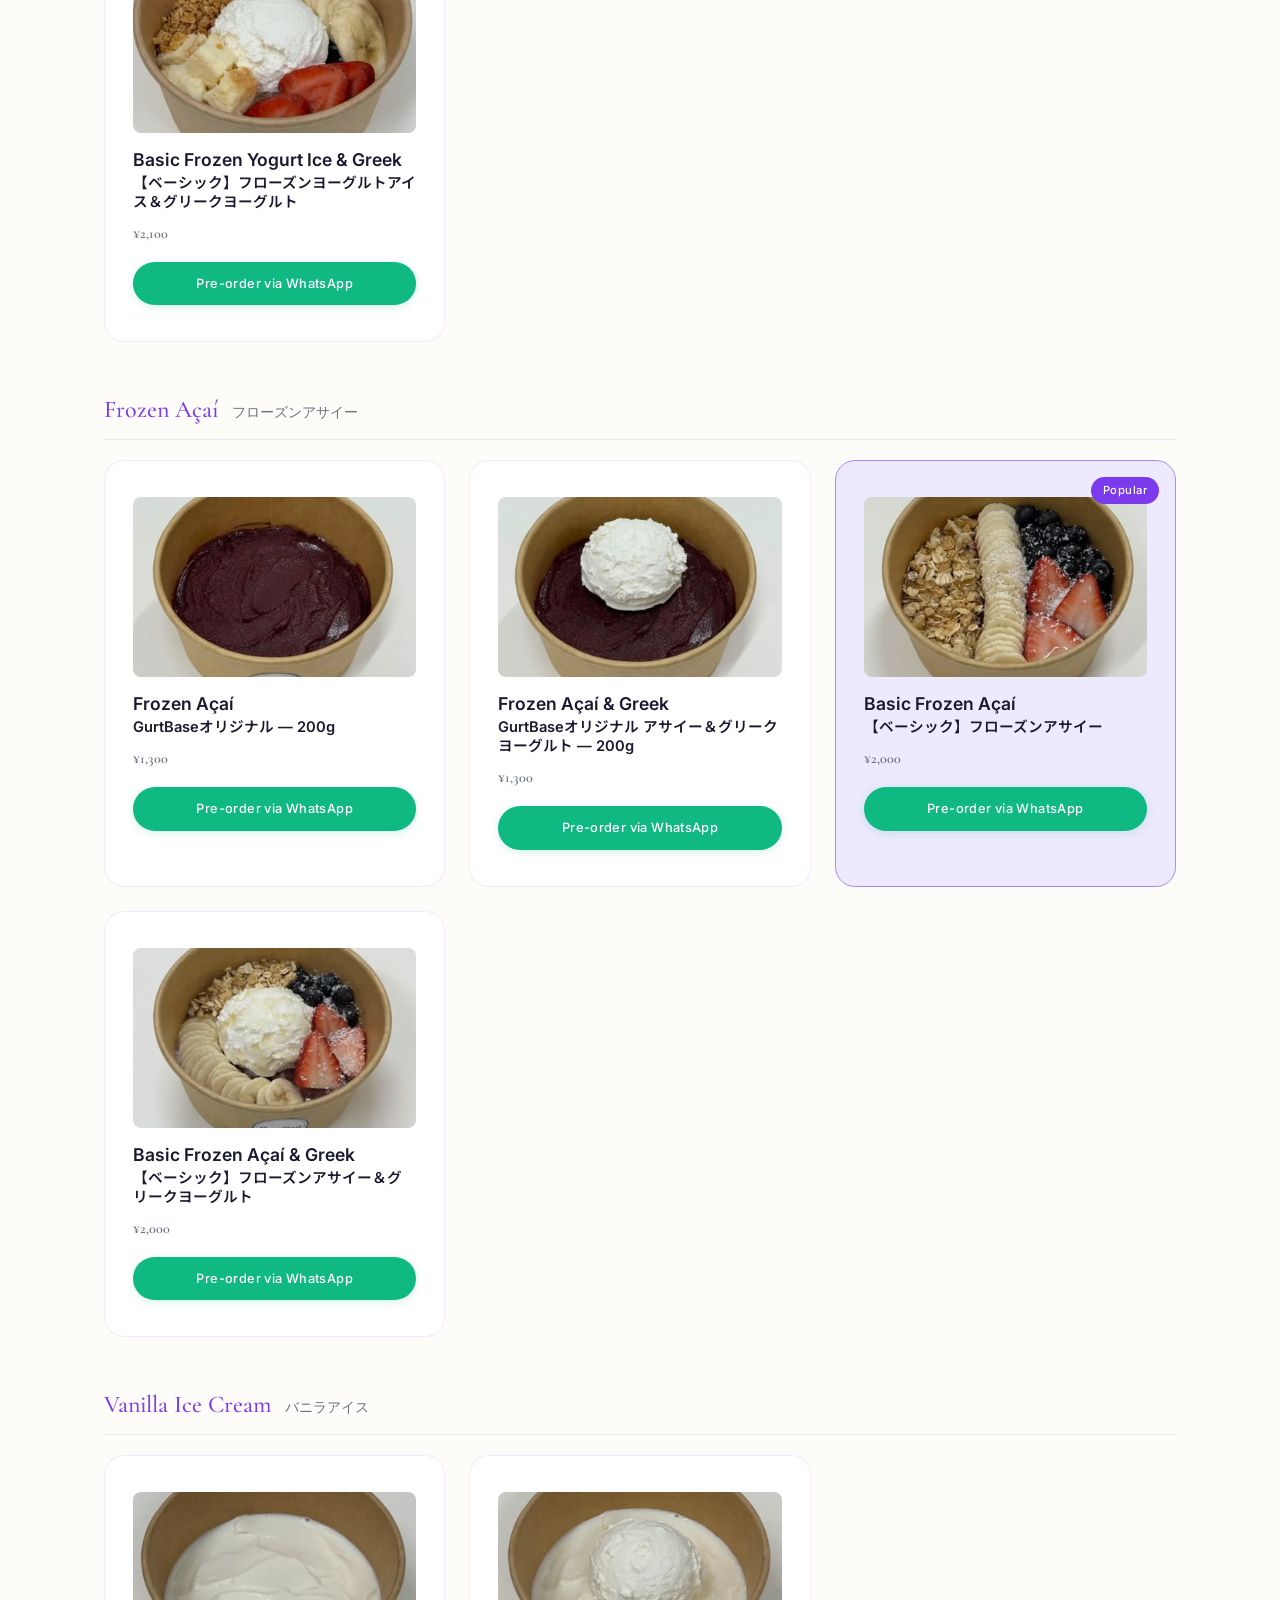
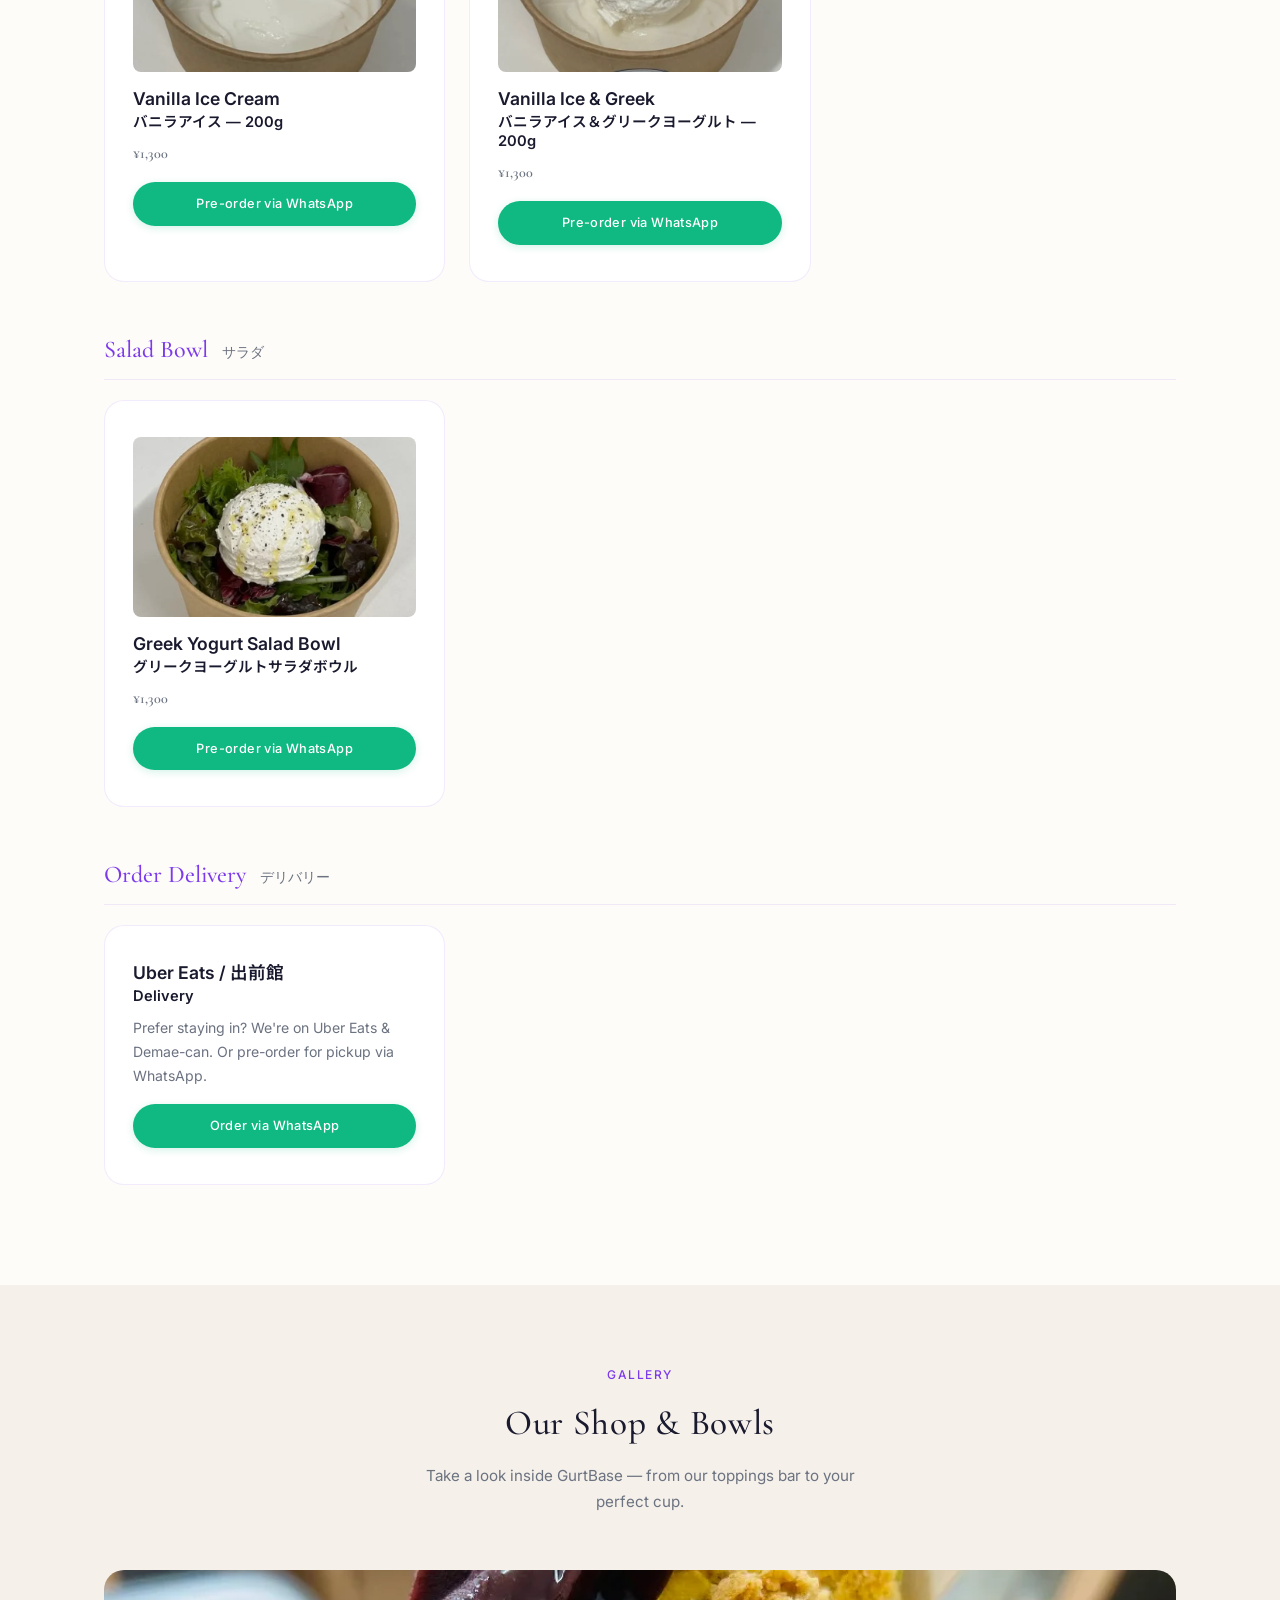
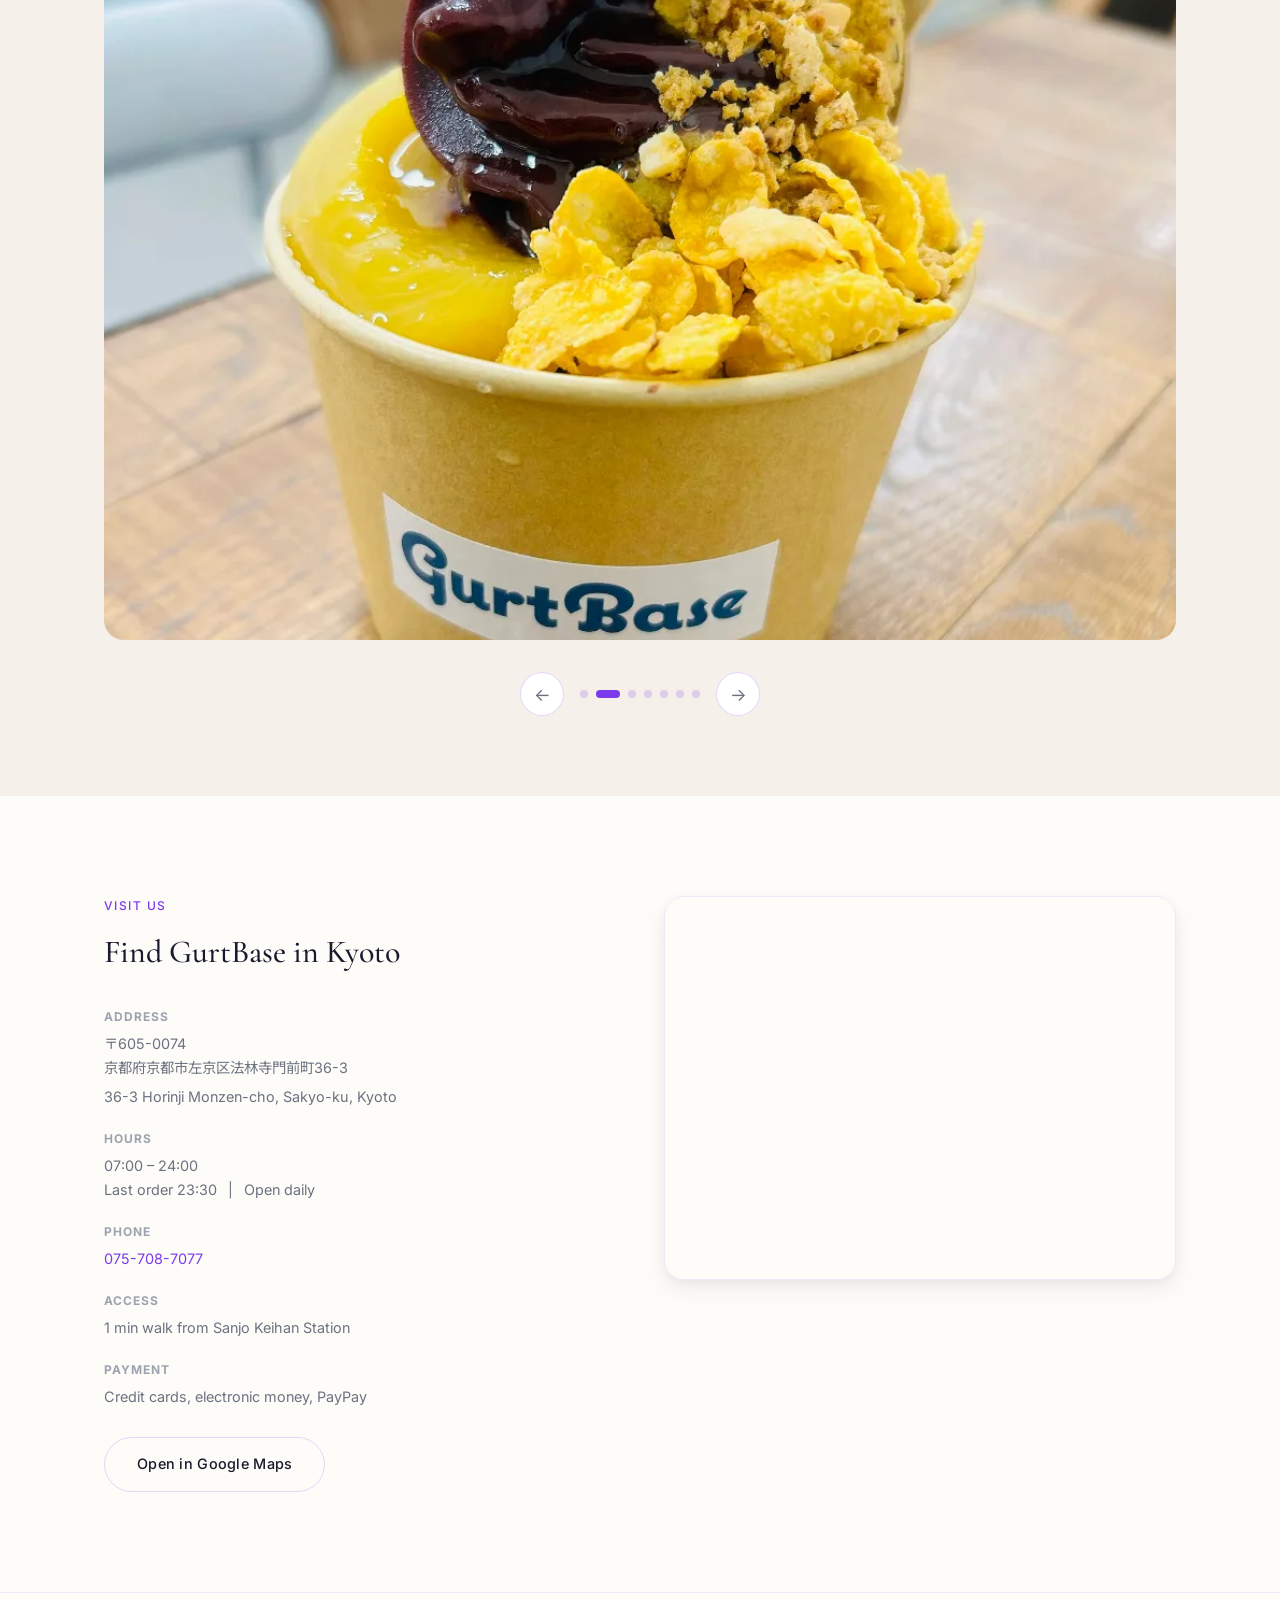
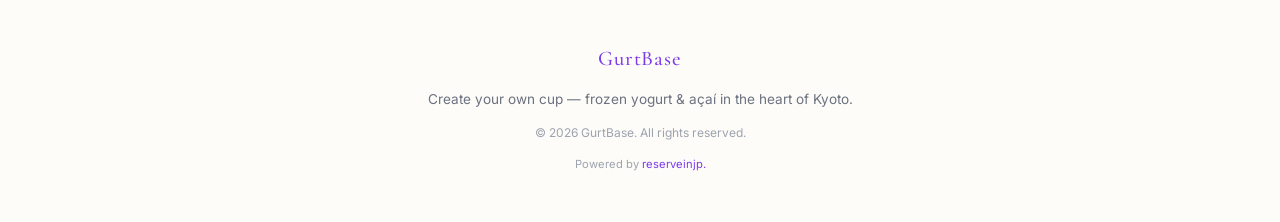
<file: en/index.html>
<!DOCTYPE html>
<html lang="en">
<head>
  <meta charset="UTF-8">
  <meta name="viewport" content="width=device-width, initial-scale=1.0">
  <meta name="description" content="GurtBase — Frozen yogurt & açaí bowls in Kyoto. Fixed-size cups from ¥700 with 30+ toppings, near Sanjo Station.">
  <title>GurtBase | Frozen Yogurt & Açaí Kyoto</title>
  <link rel="preconnect" href="https://fonts.googleapis.com">
  <link rel="preconnect" href="https://fonts.gstatic.com" crossorigin>
  <link href="https://fonts.googleapis.com/css2?family=Cormorant+Garamond:ital,wght@0,400;0,500;0,600;1,400&family=Noto+Sans+JP:wght@300;400;500&family=Noto+Sans+SC:wght@300;400;500&display=swap" rel="stylesheet">
  <link rel="stylesheet" href="../styles.css">
</head>
<body>
  <header class="header" id="header">
    <nav class="nav container">
      <a href="../landing.html" class="logo">GurtBase</a>
      <button class="nav-toggle" aria-label="Open menu" aria-expanded="false">
        <span></span>
        <span></span>
      </button>
      <div class="nav-menu">
        <ul class="nav-links">
          <li><a href="#about">About</a></li>
          <li><a href="#menu-list">Menu</a></li>
          <li><a href="#visit">Visit</a></li>
          <li><a href="../booking.html">Reserve</a></li>
        </ul>
        <div class="lang-switch">
          <a href="../cn/">中文</a>
          <a href="../en/" class="active">EN</a>
          <a href="../jp/">日本語</a>
        </div>
      </div>
    </nav>
  </header>

  <main>
    <section class="hero" style="background: url(../picture/Head/Fruits.webp) center/cover no-repeat;">
      <div class="hero-grid-overlay"></div>
      <div class="hero-content container">
        <p class="hero-tag">Kyoto, Japan</p>
        <h1>Create your own cup.<br>Frozen yogurt &amp; açaí in Kyoto.</h1>
        <p class="hero-sub">Greek yogurt, frozen yogurt &amp; açaí bowls with 30+ toppings. Fixed-size cups from ¥700 — pick your size and enjoy your favorite set.</p>
        <div class="hero-quick-nav">
          <a href="#about" class="hero-nav-pill">About</a>
          <a href="#menu" class="hero-nav-pill">How It Works</a>
          <a href="#visit" class="hero-nav-pill">Visit</a>
        </div>
      </div>
      <div class="hero-scroll">
        <span>Scroll</span>
        <div class="scroll-line"></div>
      </div>
    </section>

    <section class="intro section" id="about">
      <div class="container intro-grid">
        <div class="intro-text">
          <p class="section-label">About</p>
          <h2>Your bowl, your way —<br>right in the heart of Kyoto</h2>
          <p>GurtBase is a frozen yogurt and açaí shop in Kyoto's Sanjo district. Choose from fixed-size cups (100g, 150g, 200g) and over 30 toppings paired into signature sets — fresh fruit, granola, nuts, sauces, and more. Plain Greek yogurt starts at just ¥700, so you can enjoy your bowl affordably.</p>
          <p class="intro-jp">あなただけのオリジナルカップを作りましょう</p>
        </div>
        <div class="intro-features">
          <div class="feature">
            <span class="feature-num">30+</span>
            <span class="feature-label">Toppings — fresh fruit, granola, sauces &amp; more</span>
          </div>
          <div class="feature">
            <span class="feature-num">4</span>
            <span class="feature-label">Cup sizes — from a quick snack to a full bowl</span>
          </div>
          <div class="feature">
            <span class="feature-num">¥700+</span>
            <span class="feature-label">Starting price — plain Greek 100g from ¥700</span>
          </div>
        </div>
      </div>
    </section>

    <section class="services section section-alt" id="menu">
      <div class="container">
        <header class="section-header">
          <p class="section-label">How It Works</p>
          <h2>Build Your Perfect Cup</h2>
          <p class="section-sub">Pick a base, pick your size, and enjoy your favorite set. It's that simple.</p>
        </header>
        <div class="service-grid">
          <article class="concept-card">
            <h3>Pick Your Base</h3>
            <p>Start with frozen yogurt, Greek yogurt, or açaí — each made fresh in-house for a creamy, delicious foundation.</p>
          </article>
          <article class="concept-card featured">
            <span class="badge">30+ choices</span>
            <h3>Load on Toppings</h3>
            <p>Fresh fruit, crunchy granola, nuts, chocolate, sauces, mochi, and more. Mix and match to create your perfect combination.</p>
          </article>
          <article class="concept-card">
            <h3>Pick Your Size</h3>
            <p>Choose from 100g, 150g, or 200g fixed-size cups, or go for one of our signature ready-made sets with hand-picked toppings.</p>
          </article>
        </div>
      </div>
    </section>

    <section class="services section" id="menu-list">
      <div class="container">
        <header class="section-header">
          <p class="section-label">Menu</p>
          <h2>What We Serve</h2>
          <p class="section-sub">Available for dine-in, takeout, and Uber Eats delivery.</p>
        </header>

        <!-- Greek Yogurt -->
        <div class="menu-category">
          <h3 class="menu-cat-title">Greek Yogurt <small>グリークヨーグルト</small></h3>
          <div class="service-grid">
            <article class="concept-card">
              <img class="concept-img" src="../picture/グリークヨーグルト/プレーングリークヨーグルト 100g.webp" alt="Plain Greek Yogurt 100g" loading="lazy">
              <h3>Plain Greek Yogurt<small>プレーン — 100g</small></h3>
              <p class="menu-price">¥700</p>
              <a href="../booking.html?type=Pre-order%20Pickup&product=plain-100g" class="btn-booking">Pre-order via WhatsApp</a>
            </article>
            <article class="concept-card">
              <img class="concept-img" src="../picture/グリークヨーグルト/プレーングリークヨーグルト150g.webp" alt="Plain Greek Yogurt 150g" loading="lazy">
              <h3>Plain Greek Yogurt<small>プレーン — 150g</small></h3>
              <p class="menu-price">¥1,000</p>
              <a href="../booking.html?type=Pre-order%20Pickup&product=plain-150g" class="btn-booking">Pre-order via WhatsApp</a>
            </article>
            <article class="concept-card">
              <img class="concept-img" src="../picture/グリークヨーグルト/ハニーグリークヨーグルト 100g.webp" alt="Honey Greek Yogurt 100g" loading="lazy">
              <h3>Honey Greek Yogurt<small>ハニー — 100g</small></h3>
              <p class="menu-price">¥800</p>
              <a href="../booking.html?type=Pre-order%20Pickup&product=honey-100g" class="btn-booking">Pre-order via WhatsApp</a>
            </article>
            <article class="concept-card">
              <img class="concept-img" src="../picture/グリークヨーグルト/ハニーグリークヨーグルト 150g.webp" alt="Honey Greek Yogurt 150g" loading="lazy">
              <h3>Honey Greek Yogurt<small>ハニー — 150g</small></h3>
              <p class="menu-price">¥1,100</p>
              <a href="../booking.html?type=Pre-order%20Pickup&product=honey-150g" class="btn-booking">Pre-order via WhatsApp</a>
            </article>
            <article class="concept-card">
              <img class="concept-img" src="../picture/グリークヨーグルト/オレオグリークヨーグルト 100g.webp" alt="Oreo Greek Yogurt 100g" loading="lazy">
              <h3>Oreo Greek Yogurt<small>オレオ — 100g</small></h3>
              <p class="menu-price">¥800</p>
              <a href="../booking.html?type=Pre-order%20Pickup&product=oreo-100g" class="btn-booking">Pre-order via WhatsApp</a>
            </article>
            <article class="concept-card">
              <img class="concept-img" src="../picture/グリークヨーグルト/オレオグリークヨーグルト150g.webp" alt="Oreo Greek Yogurt 150g" loading="lazy">
              <h3>Oreo Greek Yogurt<small>オレオ — 150g</small></h3>
              <p class="menu-price">¥1,100</p>
              <a href="../booking.html?type=Pre-order%20Pickup&product=oreo-150g" class="btn-booking">Pre-order via WhatsApp</a>
            </article>
            <article class="concept-card">
              <img class="concept-img" src="../picture/グリークヨーグルト/ロータスグリークヨーグルト 100g.webp" alt="Lotus Greek Yogurt 100g" loading="lazy">
              <h3>Lotus Greek Yogurt<small>ロータス — 100g</small></h3>
              <p class="menu-price">¥800</p>
              <a href="../booking.html?type=Pre-order%20Pickup&product=lotus-100g" class="btn-booking">Pre-order via WhatsApp</a>
            </article>
            <article class="concept-card">
              <img class="concept-img" src="../picture/グリークヨーグルト/ロータスグリークヨーグルト150g.webp" alt="Lotus Greek Yogurt 150g" loading="lazy">
              <h3>Lotus Greek Yogurt<small>ロータス — 150g</small></h3>
              <p class="menu-price">¥1,100</p>
              <a href="../booking.html?type=Pre-order%20Pickup&product=lotus-150g" class="btn-booking">Pre-order via WhatsApp</a>
            </article>
            <article class="concept-card featured">
              <span class="badge">Special</span>
              <img class="concept-img" src="../picture/グリークヨーグルト/チョコ（いちご、くるみ、チョコブラウニー、オレオ、チョコチップ、チョコクランチ、チョコソース）.webp" alt="Chocolate Special" loading="lazy">
              <h3>Chocolate Special<small>チョコスペシャル</small></h3>
              <p class="menu-price">¥1,900</p>
              <a href="../booking.html?type=Pre-order%20Pickup&product=choco-special" class="btn-booking">Pre-order via WhatsApp</a>
            </article>
            <article class="concept-card">
              <img class="concept-img" src="../picture/グリークヨーグルト/定番（いちご、ブルーベリー、バナナ、コムハニ、オートミール、くるみ、はちみつ、クランキーナッツ）.webp" alt="Classic" loading="lazy">
              <h3>Classic<small>定番</small></h3>
              <p class="menu-price">¥1,900</p>
              <a href="../booking.html?type=Pre-order%20Pickup&product=classic" class="btn-booking">Pre-order via WhatsApp</a>
            </article>
            <article class="concept-card featured">
              <span class="badge">Special</span>
              <img class="concept-img" src="../picture/グリークヨーグルト/フルーツスペシャル（いちご、ブルーベリー、バナナ、季節のフルーツ2種、コムハニー、クランキーナッツ、はちみつ）.webp" alt="Fruit Special" loading="lazy">
              <h3>Fruit Special<small>フルーツスペシャル</small></h3>
              <p class="menu-price">¥2,200</p>
              <a href="../booking.html?type=Pre-order%20Pickup&product=fruit-special" class="btn-booking">Pre-order via WhatsApp</a>
            </article>
          </div>
        </div>

        <!-- Frozen Yogurt Ice -->
        <div class="menu-category">
          <h3 class="menu-cat-title">Frozen Yogurt Ice <small>フローズンヨーグルトアイス</small></h3>
          <div class="service-grid">
            <article class="concept-card">
              <img class="concept-img" src="../picture/フローズンヨーグルトアイス/フローズンヨーグルトアイス　200g.webp" alt="Frozen Yogurt Ice 200g" loading="lazy">
              <h3>Frozen Yogurt Ice<small>フローズンヨーグルトアイス — 200g</small></h3>
              <p class="menu-price">¥1,300</p>
              <a href="../booking.html?type=Pre-order%20Pickup&product=frozen-yogurt-200g" class="btn-booking">Pre-order via WhatsApp</a>
            </article>
            <article class="concept-card">
              <img class="concept-img" src="../picture/フローズンヨーグルトアイス/フローズンヨーグルトアイス＆グリークヨーグルト　200g.webp" alt="Frozen Yogurt Ice & Greek Yogurt 200g" loading="lazy">
              <h3>Frozen Yogurt Ice &amp; Greek<small>フローズンヨーグルトアイス＆グリークヨーグルト — 200g</small></h3>
              <p class="menu-price">¥1,300</p>
              <a href="../booking.html?type=Pre-order%20Pickup&product=frozen-yogurt-greek-200g" class="btn-booking">Pre-order via WhatsApp</a>
            </article>
            <article class="concept-card featured">
              <span class="badge">Popular</span>
              <img class="concept-img" src="../picture/フローズンヨーグルトアイス/【ベーシック】フローズンヨーグルトアイス　 (いちご、バナナ、チーズケーキ、マコロンクランチ、チョコシェル).webp" alt="Basic Frozen Yogurt Ice" loading="lazy">
              <h3>Basic Frozen Yogurt Ice<small>【ベーシック】フローズンヨーグルトアイス</small></h3>
              <p class="menu-price">¥2,100</p>
              <a href="../booking.html?type=Pre-order%20Pickup&product=basic-frozen-yogurt" class="btn-booking">Pre-order via WhatsApp</a>
            </article>
            <article class="concept-card">
              <img class="concept-img" src="../picture/フローズンヨーグルトアイス/【ベーシック】　フローズンヨーグルトアイス＆グリークヨーグルト　(いちご、バナナ、チーズケーキ、マコロンクランチ、チョコシェル).webp" alt="Basic Frozen Yogurt Ice & Greek" loading="lazy">
              <h3>Basic Frozen Yogurt Ice &amp; Greek<small>【ベーシック】フローズンヨーグルトアイス＆グリークヨーグルト</small></h3>
              <p class="menu-price">¥2,100</p>
              <a href="../booking.html?type=Pre-order%20Pickup&product=basic-frozen-yogurt-greek" class="btn-booking">Pre-order via WhatsApp</a>
            </article>
          </div>
        </div>

        <!-- Frozen Açaí -->
        <div class="menu-category">
          <h3 class="menu-cat-title">Frozen Açaí <small>フローズンアサイー</small></h3>
          <div class="service-grid">
            <article class="concept-card">
              <img class="concept-img" src="../picture/フローズンアサイー/GurtBaseオリジナル　フローズンアサイー　200g.webp" alt="Frozen Açaí 200g" loading="lazy">
              <h3>Frozen Açaí<small>GurtBaseオリジナル — 200g</small></h3>
              <p class="menu-price">¥1,300</p>
              <a href="../booking.html?type=Pre-order%20Pickup&product=acai-200g" class="btn-booking">Pre-order via WhatsApp</a>
            </article>
            <article class="concept-card">
              <img class="concept-img" src="../picture/フローズンアサイー/GurtBaseオリジナル　フローズンアサイー＆グリークヨーグルト　200g.webp" alt="Frozen Açaí & Greek 200g" loading="lazy">
              <h3>Frozen Açaí &amp; Greek<small>GurtBaseオリジナル アサイー＆グリークヨーグルト — 200g</small></h3>
              <p class="menu-price">¥1,300</p>
              <a href="../booking.html?type=Pre-order%20Pickup&product=acai-greek-200g" class="btn-booking">Pre-order via WhatsApp</a>
            </article>
            <article class="concept-card featured">
              <span class="badge">Popular</span>
              <img class="concept-img" src="../picture/フローズンアサイー/【ベーシック】GurtBaseオリジナル　フローズンアサイー　(いちご、ブルーベリー、バナナ、グラノーラ、ココナッツファイン、はちみつ).webp" alt="Basic Frozen Açaí" loading="lazy">
              <h3>Basic Frozen Açaí<small>【ベーシック】フローズンアサイー</small></h3>
              <p class="menu-price">¥2,000</p>
              <a href="../booking.html?type=Pre-order%20Pickup&product=basic-acai" class="btn-booking">Pre-order via WhatsApp</a>
            </article>
            <article class="concept-card">
              <img class="concept-img" src="../picture/フローズンアサイー/【ベーシック】GurtBaseオリジナル　フローズンアサイー＆グリークヨーグルト　(いちご、ブルーベリー、バナナ、グラノーラ、ココナッツファイン、はちみつ).webp" alt="Basic Frozen Açaí & Greek" loading="lazy">
              <h3>Basic Frozen Açaí &amp; Greek<small>【ベーシック】フローズンアサイー＆グリークヨーグルト</small></h3>
              <p class="menu-price">¥2,000</p>
              <a href="../booking.html?type=Pre-order%20Pickup&product=basic-acai-greek" class="btn-booking">Pre-order via WhatsApp</a>
            </article>
          </div>
        </div>

        <!-- Vanilla Ice Cream -->
        <div class="menu-category">
          <h3 class="menu-cat-title">Vanilla Ice Cream <small>バニラアイス</small></h3>
          <div class="service-grid">
            <article class="concept-card">
              <img class="concept-img" src="../picture/バニラアイス/バニラアイス　200g.webp" alt="Vanilla Ice 200g" loading="lazy">
              <h3>Vanilla Ice Cream<small>バニラアイス — 200g</small></h3>
              <p class="menu-price">¥1,300</p>
              <a href="../booking.html?type=Pre-order%20Pickup&product=vanilla-200g" class="btn-booking">Pre-order via WhatsApp</a>
            </article>
            <article class="concept-card">
              <img class="concept-img" src="../picture/バニラアイス/バニラアイス＆グリークヨーグルト　200g.webp" alt="Vanilla Ice & Greek 200g" loading="lazy">
              <h3>Vanilla Ice &amp; Greek<small>バニラアイス＆グリークヨーグルト — 200g</small></h3>
              <p class="menu-price">¥1,300</p>
              <a href="../booking.html?type=Pre-order%20Pickup&product=vanilla-greek-200g" class="btn-booking">Pre-order via WhatsApp</a>
            </article>
          </div>
        </div>

        <!-- Salad -->
        <div class="menu-category">
          <h3 class="menu-cat-title">Salad Bowl <small>サラダ</small></h3>
          <div class="service-grid">
            <article class="concept-card">
              <img class="concept-img" src="../picture/サラダ/グリークヨーグルトサラダボウル.webp" alt="Greek Yogurt Salad Bowl" loading="lazy">
              <h3>Greek Yogurt Salad Bowl<small>グリークヨーグルトサラダボウル</small></h3>
              <p class="menu-price">¥1,300</p>
              <a href="../booking.html?type=Pre-order%20Pickup&product=salad-bowl" class="btn-booking">Pre-order via WhatsApp</a>
            </article>
          </div>
        </div>

        <!-- Delivery -->
        <div class="menu-category">
          <h3 class="menu-cat-title">Order Delivery <small>デリバリー</small></h3>
          <div class="service-grid">
            <article class="concept-card">
              <h3>Uber Eats / 出前館<small>Delivery</small></h3>
              <p>Prefer staying in? We're on Uber Eats &amp; Demae-can. Or pre-order for pickup via WhatsApp.</p>
              <a href="../booking.html?type=Pre-order%20Pickup" class="btn-booking">Order via WhatsApp</a>
            </article>
          </div>
        </div>
      </div>
    </section>

    <section class="env-carousel-section" aria-label="Gallery">
      <div class="container">
        <header class="section-header">
          <p class="section-label">Gallery</p>
          <h2>Our Shop &amp; Bowls</h2>
          <p class="section-sub">Take a look inside GurtBase — from our toppings bar to your perfect cup.</p>
        </header>
        <div class="env-carousel" id="envCarousel">
          <div class="env-carousel-track" id="envTrack">
            <div class="env-carousel-slide">
              <img src="../assets/images/gallery-01.webp" alt="Dispensing frozen yogurt from the machine" loading="lazy" onerror="this.parentElement.style.background='linear-gradient(135deg, #ede9fe, #d1fae5)';this.style.display='none';">
            </div>
            <div class="env-carousel-slide">
              <img src="../assets/images/gallery-02.webp" alt="GurtBase signature acai bowl with toppings" loading="lazy" onerror="this.parentElement.style.background='linear-gradient(135deg, #d1fae5, #fef3c7)';this.style.display='none';">
            </div>
            <div class="env-carousel-slide">
              <img src="../assets/images/gallery-03.webp" alt="Fresh toppings — cookies, fruit, mochi" loading="lazy" onerror="this.parentElement.style.background='linear-gradient(135deg, #fce7f3, #ede9fe)';this.style.display='none';">
            </div>
            <div class="env-carousel-slide">
              <img src="../assets/images/gallery-04.webp" alt="Toppings bar with 30+ options" loading="lazy" onerror="this.parentElement.style.background='linear-gradient(135deg, #e0f2fe, #d1fae5)';this.style.display='none';">
            </div>
            <div class="env-carousel-slide">
              <img src="../assets/images/gallery-05.webp" alt="How to enjoy GurtBase — step guide" loading="lazy" onerror="this.parentElement.style.background='linear-gradient(135deg, #fef3c7, #ede9fe)';this.style.display='none';">
            </div>
            <div class="env-carousel-slide">
              <img src="../assets/images/gallery-06.webp" alt="Frozen yogurt machine with menu display" loading="lazy" onerror="this.parentElement.style.background='linear-gradient(135deg, #d1fae5, #e0f2fe)';this.style.display='none';">
            </div>
            <div class="env-carousel-slide">
              <img src="../assets/images/gallery-07.webp" alt="GurtBase store interior" loading="lazy" onerror="this.parentElement.style.background='linear-gradient(135deg, #ede9fe, #fce7f3)';this.style.display='none';">
            </div>
          </div>
        </div>
        <div class="env-carousel-nav">
          <button class="env-carousel-btn" id="envPrev" aria-label="Previous slide">&larr;</button>
          <div class="env-dots" id="envDots"></div>
          <button class="env-carousel-btn" id="envNext" aria-label="Next slide">&rarr;</button>
        </div>
      </div>
    </section>

    <section class="visit section" id="visit">
      <div class="container visit-grid">
        <div class="visit-info">
          <p class="section-label">Visit Us</p>
          <h2>Find GurtBase in Kyoto</h2>
          <div class="visit-details">
            <div class="visit-item">
              <h4>Address</h4>
              <p>〒605-0074<br>京都府京都市左京区法林寺門前町36-3</p>
              <p class="visit-en">36-3 Horinji Monzen-cho, Sakyo-ku, Kyoto</p>
            </div>
            <div class="visit-item">
              <h4>Hours</h4>
              <p>07:00 – 24:00<br>Last order 23:30 &ensp;|&ensp; Open daily</p>
            </div>
            <div class="visit-item">
              <h4>Phone</h4>
              <p><a href="tel:0757087077">075-708-7077</a></p>
            </div>
            <div class="visit-item">
              <h4>Access</h4>
              <p>1 min walk from Sanjo Keihan Station</p>
            </div>
            <div class="visit-item">
              <h4>Payment</h4>
              <p>Credit cards, electronic money, PayPay</p>
            </div>
          </div>
          <a href="https://maps.app.goo.gl/?q=Gurtbase+Kyoto" target="_blank" rel="noopener noreferrer" class="btn btn-outline">Open in Google Maps</a>
        </div>
        <div class="visit-map">
          <iframe
            title="GurtBase location map"
            src="https://www.google.com/maps/embed?pb=!1m18!1m12!1m3!1d3267.2!2d135.773!3d35.009!2m3!1f0!2f0!3f0!3m2!1i1024!2i768!4f13.1!3m3!1m2!1s0x6001085f3c1c7d8b%3A0xc46f1b0e4a5b6c8d!2z5pel5pys44CB44CSNjA1LTAwNzQg5Lqs6YO95bqc5Lqs6YO95biC5bem5Yy65rOV5p6X5a6-6ZaA5YmN55S6!5e0!3m2!1sen!2sjp!5m2!1sen!2sjp"
            width="100%"
            height="100%"
            style="border:0;"
            allowfullscreen=""
            loading="lazy"
            referrerpolicy="no-referrer-when-downgrade">
          </iframe>
        </div>
      </div>
    </section>
  </main>

  <footer class="footer">
    <div class="container footer-inner">
      <span class="logo">GurtBase</span>
      <p class="footer-tagline">Create your own cup — frozen yogurt &amp; açaí in the heart of Kyoto.</p>
      <p class="footer-copy">&copy; 2026 GurtBase. All rights reserved.</p>
      <p class="footer-powered">Powered by <a href="https://reserveinjp.com/" target="_blank" rel="noopener">reserveinjp.</a></p>
    </div>
  </footer>

  <button class="back-to-top" id="backToTop" aria-label="Back to top" title="Back to top">&uarr;</button>
  <script src="../script.js"></script>
</body>
</html>
</file>
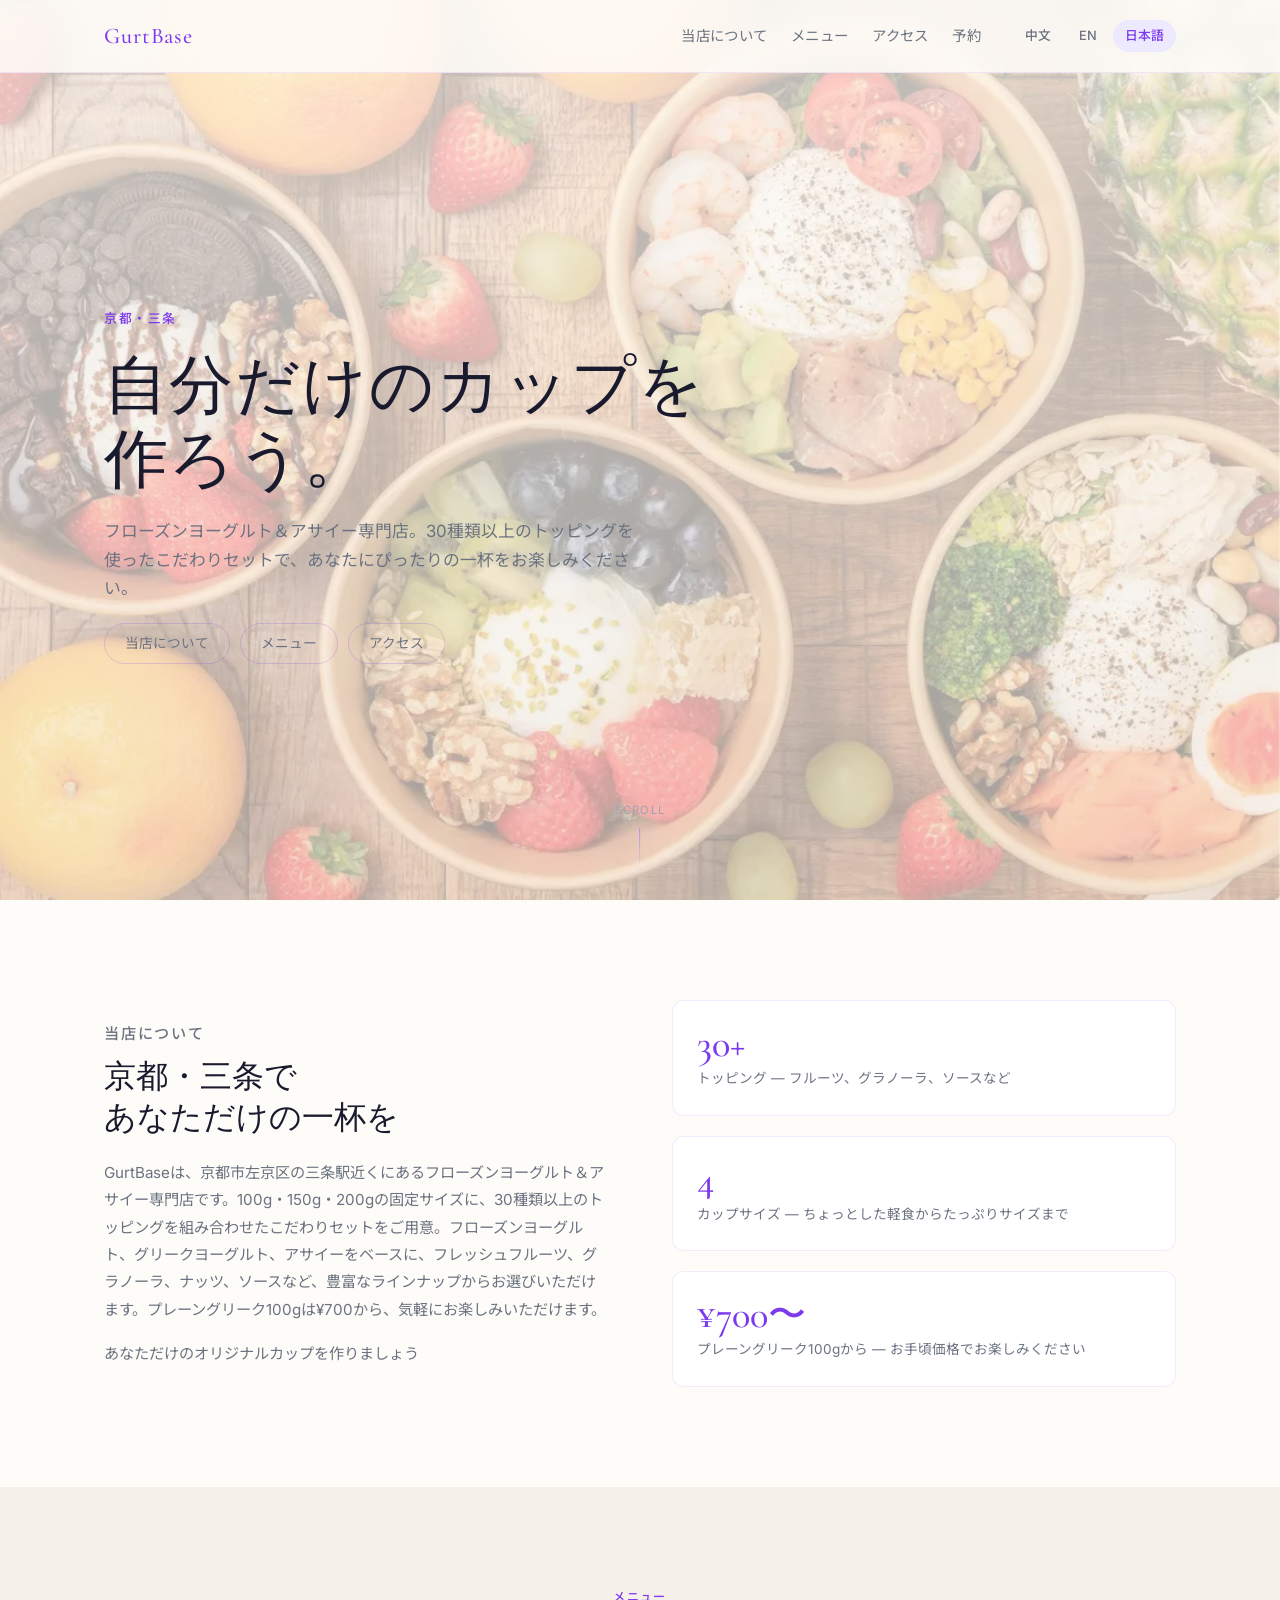
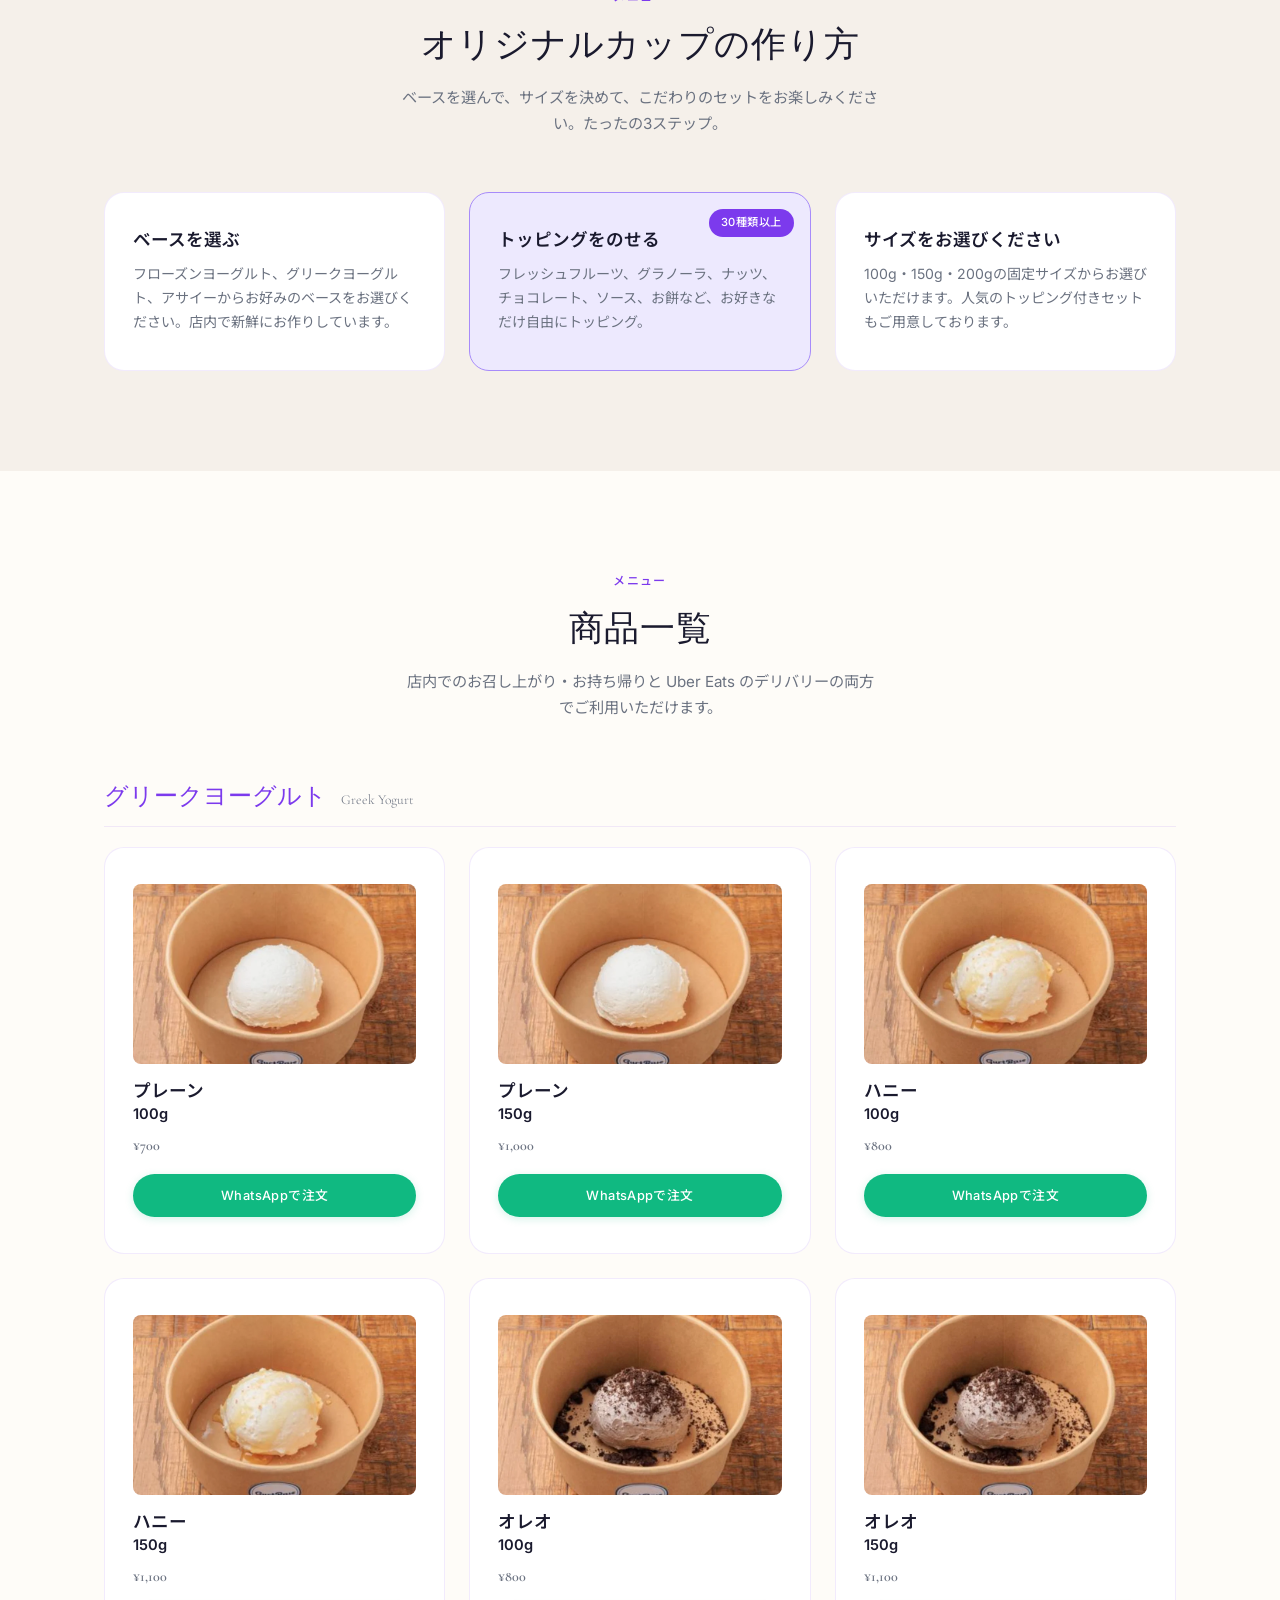
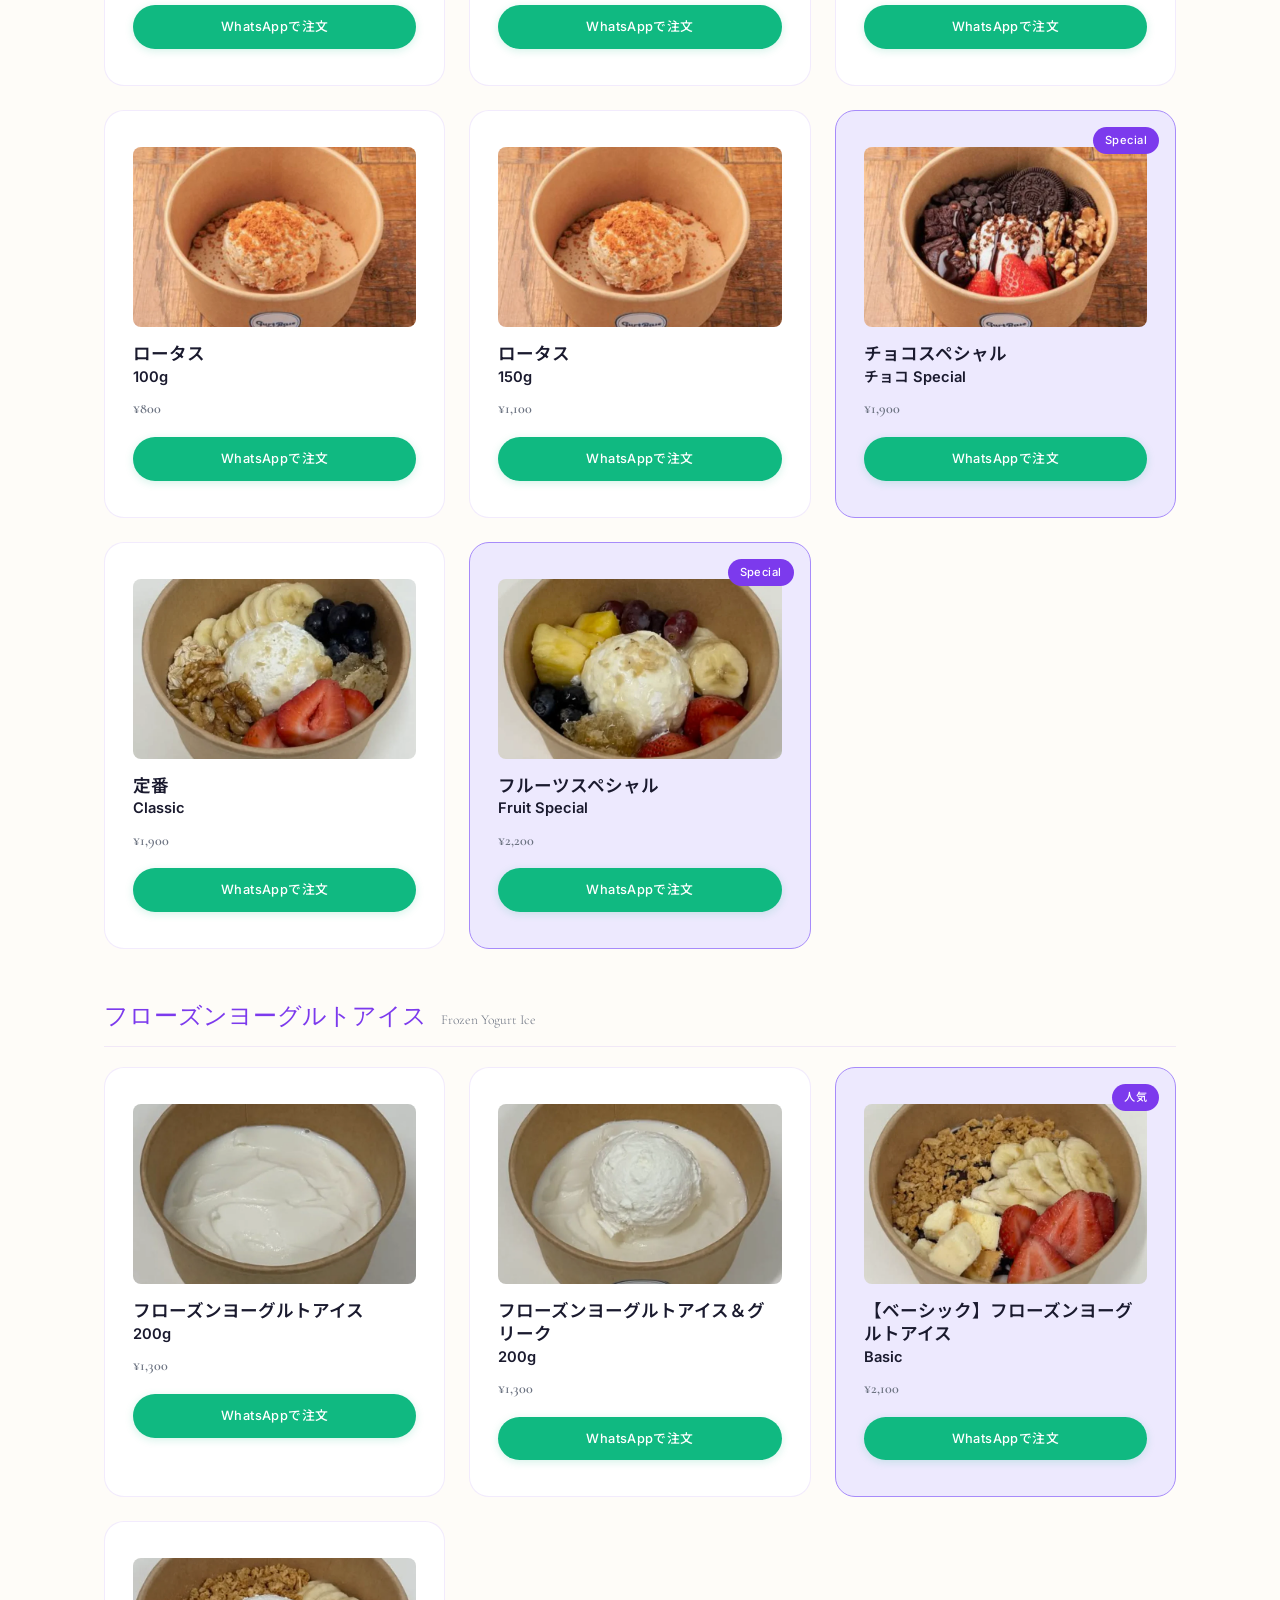
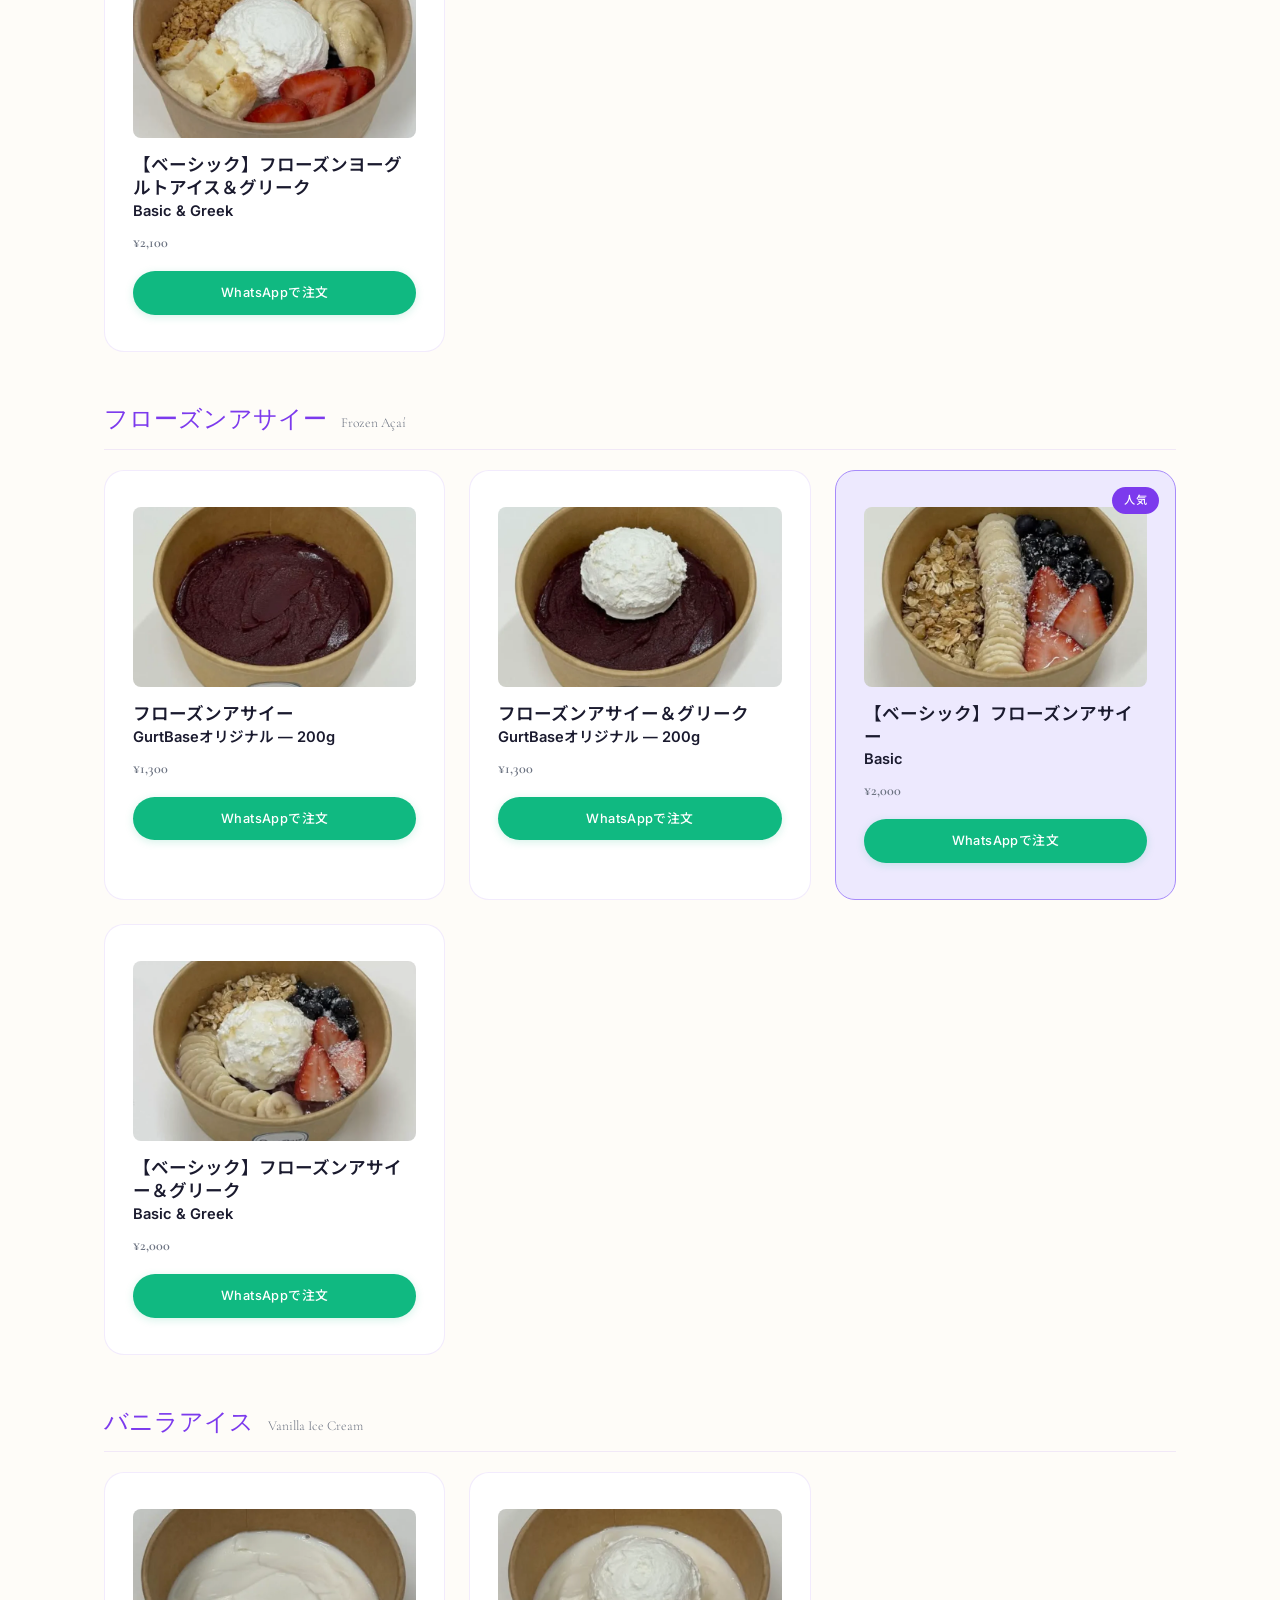
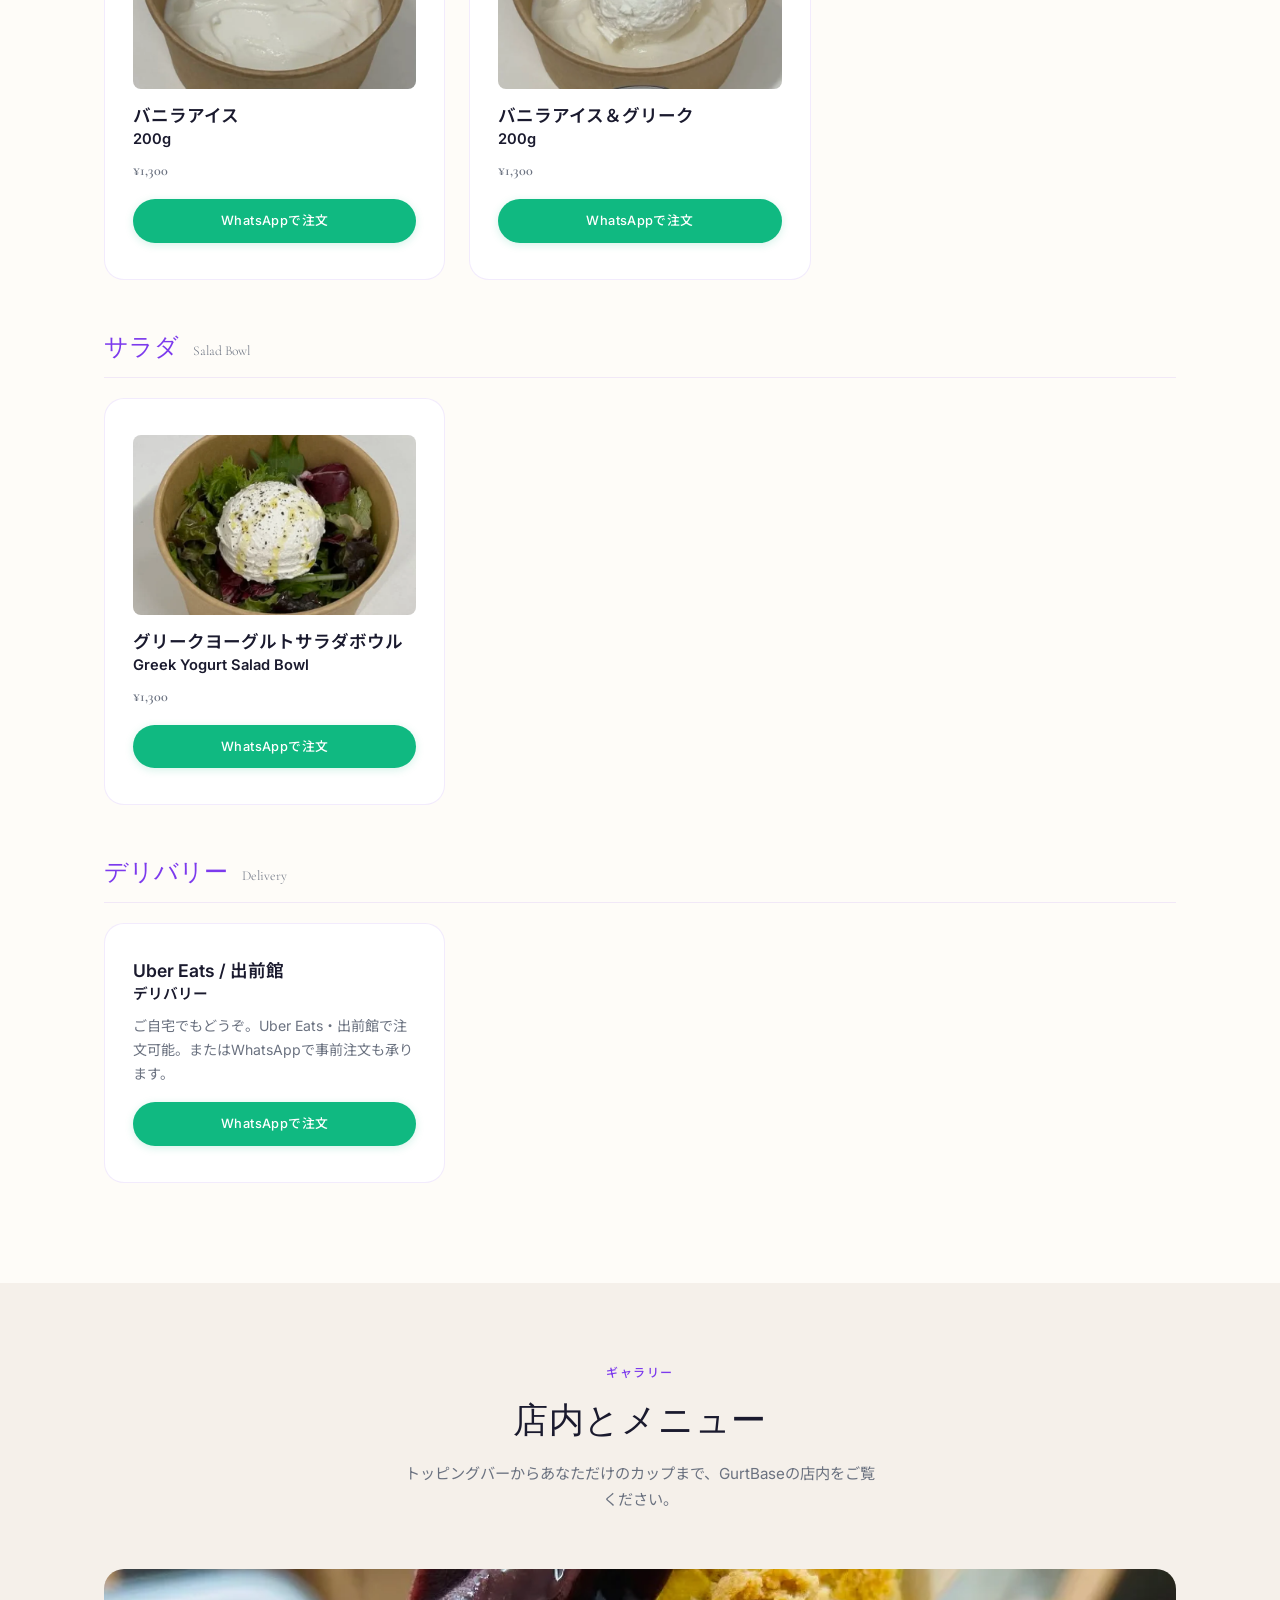
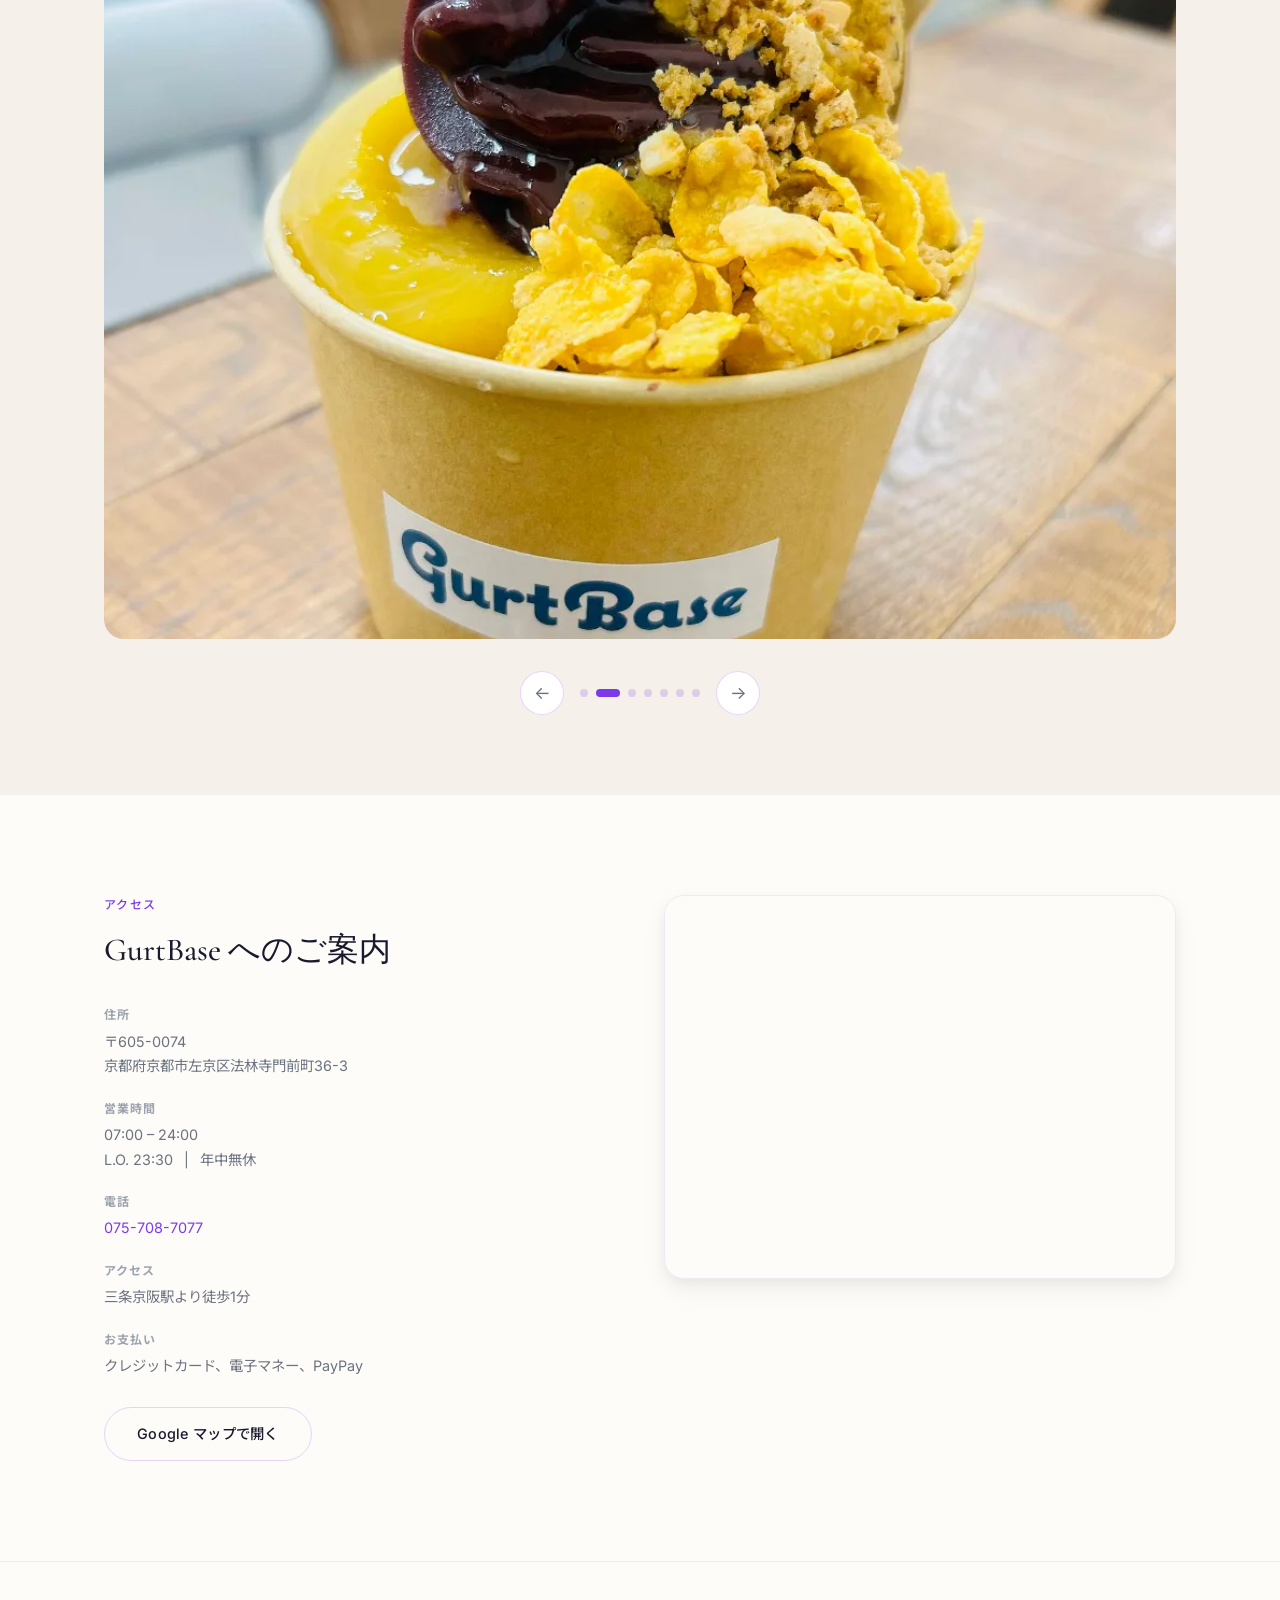
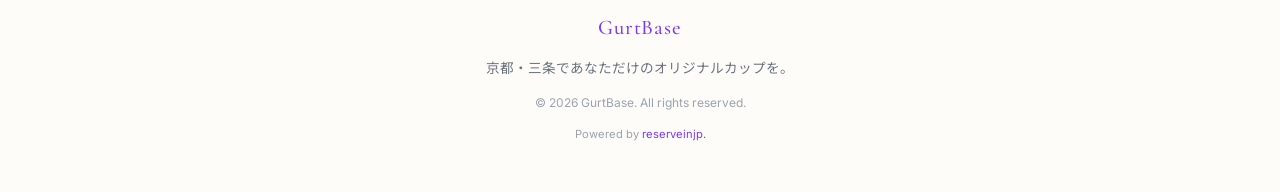
<file: jp/index.html>
<!DOCTYPE html>
<html lang="ja">
<head>
  <meta charset="UTF-8">
  <meta name="viewport" content="width=device-width, initial-scale=1.0">
  <meta name="description" content="GurtBase — 京都三条のフローズンヨーグルト＆アサイー専門店。30種類以上のトッピングを使ったこだわりセットで、あなたにぴったりの一杯を。">
  <title>GurtBase | フローズンヨーグルト＆アサイー 京都</title>
  <link rel="preconnect" href="https://fonts.googleapis.com">
  <link rel="preconnect" href="https://fonts.gstatic.com" crossorigin>
  <link href="https://fonts.googleapis.com/css2?family=Cormorant+Garamond:ital,wght@0,400;0,500;0,600;1,400&family=Noto+Sans+JP:wght@300;400;500&family=Noto+Sans+SC:wght@300;400;500&display=swap" rel="stylesheet">
  <link rel="stylesheet" href="../styles.css">
</head>
<body>
  <header class="header" id="header">
    <nav class="nav container">
      <a href="../landing.html" class="logo">GurtBase</a>
      <button class="nav-toggle" aria-label="メニューを開く" aria-expanded="false">
        <span></span>
        <span></span>
      </button>
      <div class="nav-menu">
        <ul class="nav-links">
          <li><a href="#about">当店について</a></li>
          <li><a href="#menu-list">メニュー</a></li>
          <li><a href="#visit">アクセス</a></li>
          <li><a href="../booking.html">予約</a></li>
        </ul>
        <div class="lang-switch">
          <a href="../cn/">中文</a>
          <a href="../en/">EN</a>
          <a href="../jp/" class="active">日本語</a>
        </div>
      </div>
    </nav>
  </header>

  <main>
    <section class="hero" style="background: url(../picture/Head/Fruits.webp) center/cover no-repeat;">
      <div class="hero-grid-overlay"></div>
      <div class="hero-content container">
        <p class="hero-tag">京都・三条</p>
        <h1>自分だけのカップを<br>作ろう。</h1>
        <p class="hero-sub">フローズンヨーグルト＆アサイー専門店。30種類以上のトッピングを使ったこだわりセットで、あなたにぴったりの一杯をお楽しみください。</p>
        <div class="hero-quick-nav">
          <a href="#about" class="hero-nav-pill">当店について</a>
          <a href="#menu-list" class="hero-nav-pill">メニュー</a>
          <a href="#visit" class="hero-nav-pill">アクセス</a>
        </div>
      </div>
      <div class="hero-scroll">
        <span>Scroll</span>
        <div class="scroll-line"></div>
      </div>
    </section>

    <section class="intro section" id="about">
      <div class="container intro-grid">
        <div class="intro-text">
          <p class="section-label">当店について</p>
          <h2>京都・三条で<br>あなただけの一杯を</h2>
          <p>GurtBaseは、京都市左京区の三条駅近くにあるフローズンヨーグルト＆アサイー専門店です。100g・150g・200gの固定サイズに、30種類以上のトッピングを組み合わせたこだわりセットをご用意。フローズンヨーグルト、グリークヨーグルト、アサイーをベースに、フレッシュフルーツ、グラノーラ、ナッツ、ソースなど、豊富なラインナップからお選びいただけます。プレーングリーク100gは¥700から、気軽にお楽しみいただけます。</p>
          <p class="intro-jp">あなただけのオリジナルカップを作りましょう</p>
        </div>
        <div class="intro-features">
          <div class="feature">
            <span class="feature-num">30+</span>
            <span class="feature-label">トッピング — フルーツ、グラノーラ、ソースなど</span>
          </div>
          <div class="feature">
            <span class="feature-num">4</span>
            <span class="feature-label">カップサイズ — ちょっとした軽食からたっぷりサイズまで</span>
          </div>
          <div class="feature">
            <span class="feature-num">¥700〜</span>
            <span class="feature-label">プレーングリーク100gから — お手頃価格でお楽しみください</span>
          </div>
        </div>
      </div>
    </section>

    <section class="services section section-alt" id="menu">
      <div class="container">
        <header class="section-header">
          <p class="section-label">メニュー</p>
          <h2>オリジナルカップの作り方</h2>
          <p class="section-sub">ベースを選んで、サイズを決めて、こだわりのセットをお楽しみください。たったの3ステップ。</p>
        </header>
        <div class="service-grid">
          <article class="concept-card">
            <h3>ベースを選ぶ</h3>
            <p>フローズンヨーグルト、グリークヨーグルト、アサイーからお好みのベースをお選びください。店内で新鮮にお作りしています。</p>
          </article>
          <article class="concept-card featured">
            <span class="badge">30種類以上</span>
            <h3>トッピングをのせる</h3>
            <p>フレッシュフルーツ、グラノーラ、ナッツ、チョコレート、ソース、お餅など、お好きなだけ自由にトッピング。</p>
          </article>
          <article class="concept-card">
            <h3>サイズをお選びください</h3>
            <p>100g・150g・200gの固定サイズからお選びいただけます。人気のトッピング付きセットもご用意しております。</p>
          </article>
        </div>
      </div>
    </section>

    <section class="services section" id="menu-list">
      <div class="container">
        <header class="section-header">
          <p class="section-label">メニュー</p>
          <h2>商品一覧</h2>
          <p class="section-sub">店内でのお召し上がり・お持ち帰りと Uber Eats のデリバリーの両方でご利用いただけます。</p>
        </header>

        <!-- Greek Yogurt -->
        <div class="menu-category">
          <h3 class="menu-cat-title">グリークヨーグルト <small>Greek Yogurt</small></h3>
          <div class="service-grid">
            <article class="concept-card">
              <img class="concept-img" src="../picture/グリークヨーグルト/プレーングリークヨーグルト 100g.webp" alt="プレーングリークヨーグルト 100g" loading="lazy">
              <h3>プレーン<small>100g</small></h3>
              <p class="menu-price">¥700</p>
              <a href="../booking.html?type=Pre-order%20Pickup&product=plain-100g" class="btn-booking">WhatsAppで注文</a>
            </article>
            <article class="concept-card">
              <img class="concept-img" src="../picture/グリークヨーグルト/プレーングリークヨーグルト150g.webp" alt="プレーングリークヨーグルト 150g" loading="lazy">
              <h3>プレーン<small>150g</small></h3>
              <p class="menu-price">¥1,000</p>
              <a href="../booking.html?type=Pre-order%20Pickup&product=plain-150g" class="btn-booking">WhatsAppで注文</a>
            </article>
            <article class="concept-card">
              <img class="concept-img" src="../picture/グリークヨーグルト/ハニーグリークヨーグルト 100g.webp" alt="ハニーグリークヨーグルト 100g" loading="lazy">
              <h3>ハニー<small>100g</small></h3>
              <p class="menu-price">¥800</p>
              <a href="../booking.html?type=Pre-order%20Pickup&product=honey-100g" class="btn-booking">WhatsAppで注文</a>
            </article>
            <article class="concept-card">
              <img class="concept-img" src="../picture/グリークヨーグルト/ハニーグリークヨーグルト 150g.webp" alt="ハニーグリークヨーグルト 150g" loading="lazy">
              <h3>ハニー<small>150g</small></h3>
              <p class="menu-price">¥1,100</p>
              <a href="../booking.html?type=Pre-order%20Pickup&product=honey-150g" class="btn-booking">WhatsAppで注文</a>
            </article>
            <article class="concept-card">
              <img class="concept-img" src="../picture/グリークヨーグルト/オレオグリークヨーグルト 100g.webp" alt="オレオグリークヨーグルト 100g" loading="lazy">
              <h3>オレオ<small>100g</small></h3>
              <p class="menu-price">¥800</p>
              <a href="../booking.html?type=Pre-order%20Pickup&product=oreo-100g" class="btn-booking">WhatsAppで注文</a>
            </article>
            <article class="concept-card">
              <img class="concept-img" src="../picture/グリークヨーグルト/オレオグリークヨーグルト150g.webp" alt="オレオグリークヨーグルト 150g" loading="lazy">
              <h3>オレオ<small>150g</small></h3>
              <p class="menu-price">¥1,100</p>
              <a href="../booking.html?type=Pre-order%20Pickup&product=oreo-150g" class="btn-booking">WhatsAppで注文</a>
            </article>
            <article class="concept-card">
              <img class="concept-img" src="../picture/グリークヨーグルト/ロータスグリークヨーグルト 100g.webp" alt="ロータスグリークヨーグルト 100g" loading="lazy">
              <h3>ロータス<small>100g</small></h3>
              <p class="menu-price">¥800</p>
              <a href="../booking.html?type=Pre-order%20Pickup&product=lotus-100g" class="btn-booking">WhatsAppで注文</a>
            </article>
            <article class="concept-card">
              <img class="concept-img" src="../picture/グリークヨーグルト/ロータスグリークヨーグルト150g.webp" alt="ロータスグリークヨーグルト 150g" loading="lazy">
              <h3>ロータス<small>150g</small></h3>
              <p class="menu-price">¥1,100</p>
              <a href="../booking.html?type=Pre-order%20Pickup&product=lotus-150g" class="btn-booking">WhatsAppで注文</a>
            </article>
            <article class="concept-card featured">
              <span class="badge">Special</span>
              <img class="concept-img" src="../picture/グリークヨーグルト/チョコ（いちご、くるみ、チョコブラウニー、オレオ、チョコチップ、チョコクランチ、チョコソース）.webp" alt="チョコスペシャル" loading="lazy">
              <h3>チョコスペシャル<small>チョコ Special</small></h3>
              <p class="menu-price">¥1,900</p>
              <a href="../booking.html?type=Pre-order%20Pickup&product=choco-special" class="btn-booking">WhatsAppで注文</a>
            </article>
            <article class="concept-card">
              <img class="concept-img" src="../picture/グリークヨーグルト/定番（いちご、ブルーベリー、バナナ、コムハニ、オートミール、くるみ、はちみつ、クランキーナッツ）.webp" alt="定番" loading="lazy">
              <h3>定番<small>Classic</small></h3>
              <p class="menu-price">¥1,900</p>
              <a href="../booking.html?type=Pre-order%20Pickup&product=classic" class="btn-booking">WhatsAppで注文</a>
            </article>
            <article class="concept-card featured">
              <span class="badge">Special</span>
              <img class="concept-img" src="../picture/グリークヨーグルト/フルーツスペシャル（いちご、ブルーベリー、バナナ、季節のフルーツ2種、コムハニー、クランキーナッツ、はちみつ）.webp" alt="フルーツスペシャル" loading="lazy">
              <h3>フルーツスペシャル<small>Fruit Special</small></h3>
              <p class="menu-price">¥2,200</p>
              <a href="../booking.html?type=Pre-order%20Pickup&product=fruit-special" class="btn-booking">WhatsAppで注文</a>
            </article>
          </div>
        </div>

        <!-- Frozen Yogurt Ice -->
        <div class="menu-category">
          <h3 class="menu-cat-title">フローズンヨーグルトアイス <small>Frozen Yogurt Ice</small></h3>
          <div class="service-grid">
            <article class="concept-card">
              <img class="concept-img" src="../picture/フローズンヨーグルトアイス/フローズンヨーグルトアイス　200g.webp" alt="フローズンヨーグルトアイス 200g" loading="lazy">
              <h3>フローズンヨーグルトアイス<small>200g</small></h3>
              <p class="menu-price">¥1,300</p>
              <a href="../booking.html?type=Pre-order%20Pickup&product=frozen-yogurt-200g" class="btn-booking">WhatsAppで注文</a>
            </article>
            <article class="concept-card">
              <img class="concept-img" src="../picture/フローズンヨーグルトアイス/フローズンヨーグルトアイス＆グリークヨーグルト　200g.webp" alt="フローズンヨーグルトアイス＆グリークヨーグルト 200g" loading="lazy">
              <h3>フローズンヨーグルトアイス＆グリーク<small>200g</small></h3>
              <p class="menu-price">¥1,300</p>
              <a href="../booking.html?type=Pre-order%20Pickup&product=frozen-yogurt-greek-200g" class="btn-booking">WhatsAppで注文</a>
            </article>
            <article class="concept-card featured">
              <span class="badge">人気</span>
              <img class="concept-img" src="../picture/フローズンヨーグルトアイス/【ベーシック】フローズンヨーグルトアイス　 (いちご、バナナ、チーズケーキ、マコロンクランチ、チョコシェル).webp" alt="【ベーシック】フローズンヨーグルトアイス" loading="lazy">
              <h3>【ベーシック】フローズンヨーグルトアイス<small>Basic</small></h3>
              <p class="menu-price">¥2,100</p>
              <a href="../booking.html?type=Pre-order%20Pickup&product=basic-frozen-yogurt" class="btn-booking">WhatsAppで注文</a>
            </article>
            <article class="concept-card">
              <img class="concept-img" src="../picture/フローズンヨーグルトアイス/【ベーシック】　フローズンヨーグルトアイス＆グリークヨーグルト　(いちご、バナナ、チーズケーキ、マコロンクランチ、チョコシェル).webp" alt="【ベーシック】フローズンヨーグルトアイス＆グリーク" loading="lazy">
              <h3>【ベーシック】フローズンヨーグルトアイス＆グリーク<small>Basic &amp; Greek</small></h3>
              <p class="menu-price">¥2,100</p>
              <a href="../booking.html?type=Pre-order%20Pickup&product=basic-frozen-yogurt-greek" class="btn-booking">WhatsAppで注文</a>
            </article>
          </div>
        </div>

        <!-- Frozen Açaí -->
        <div class="menu-category">
          <h3 class="menu-cat-title">フローズンアサイー <small>Frozen Açaí</small></h3>
          <div class="service-grid">
            <article class="concept-card">
              <img class="concept-img" src="../picture/フローズンアサイー/GurtBaseオリジナル　フローズンアサイー　200g.webp" alt="フローズンアサイー 200g" loading="lazy">
              <h3>フローズンアサイー<small>GurtBaseオリジナル — 200g</small></h3>
              <p class="menu-price">¥1,300</p>
              <a href="../booking.html?type=Pre-order%20Pickup&product=acai-200g" class="btn-booking">WhatsAppで注文</a>
            </article>
            <article class="concept-card">
              <img class="concept-img" src="../picture/フローズンアサイー/GurtBaseオリジナル　フローズンアサイー＆グリークヨーグルト　200g.webp" alt="フローズンアサイー＆グリーク 200g" loading="lazy">
              <h3>フローズンアサイー＆グリーク<small>GurtBaseオリジナル — 200g</small></h3>
              <p class="menu-price">¥1,300</p>
              <a href="../booking.html?type=Pre-order%20Pickup&product=acai-greek-200g" class="btn-booking">WhatsAppで注文</a>
            </article>
            <article class="concept-card featured">
              <span class="badge">人気</span>
              <img class="concept-img" src="../picture/フローズンアサイー/【ベーシック】GurtBaseオリジナル　フローズンアサイー　(いちご、ブルーベリー、バナナ、グラノーラ、ココナッツファイン、はちみつ).webp" alt="【ベーシック】フローズンアサイー" loading="lazy">
              <h3>【ベーシック】フローズンアサイー<small>Basic</small></h3>
              <p class="menu-price">¥2,000</p>
              <a href="../booking.html?type=Pre-order%20Pickup&product=basic-acai" class="btn-booking">WhatsAppで注文</a>
            </article>
            <article class="concept-card">
              <img class="concept-img" src="../picture/フローズンアサイー/【ベーシック】GurtBaseオリジナル　フローズンアサイー＆グリークヨーグルト　(いちご、ブルーベリー、バナナ、グラノーラ、ココナッツファイン、はちみつ).webp" alt="【ベーシック】フローズンアサイー＆グリーク" loading="lazy">
              <h3>【ベーシック】フローズンアサイー＆グリーク<small>Basic &amp; Greek</small></h3>
              <p class="menu-price">¥2,000</p>
              <a href="../booking.html?type=Pre-order%20Pickup&product=basic-acai-greek" class="btn-booking">WhatsAppで注文</a>
            </article>
          </div>
        </div>

        <!-- Vanilla Ice -->
        <div class="menu-category">
          <h3 class="menu-cat-title">バニラアイス <small>Vanilla Ice Cream</small></h3>
          <div class="service-grid">
            <article class="concept-card">
              <img class="concept-img" src="../picture/バニラアイス/バニラアイス　200g.webp" alt="バニラアイス 200g" loading="lazy">
              <h3>バニラアイス<small>200g</small></h3>
              <p class="menu-price">¥1,300</p>
              <a href="../booking.html?type=Pre-order%20Pickup&product=vanilla-200g" class="btn-booking">WhatsAppで注文</a>
            </article>
            <article class="concept-card">
              <img class="concept-img" src="../picture/バニラアイス/バニラアイス＆グリークヨーグルト　200g.webp" alt="バニラアイス＆グリーク 200g" loading="lazy">
              <h3>バニラアイス＆グリーク<small>200g</small></h3>
              <p class="menu-price">¥1,300</p>
              <a href="../booking.html?type=Pre-order%20Pickup&product=vanilla-greek-200g" class="btn-booking">WhatsAppで注文</a>
            </article>
          </div>
        </div>

        <!-- Salad -->
        <div class="menu-category">
          <h3 class="menu-cat-title">サラダ <small>Salad Bowl</small></h3>
          <div class="service-grid">
            <article class="concept-card">
              <img class="concept-img" src="../picture/サラダ/グリークヨーグルトサラダボウル.webp" alt="グリークヨーグルトサラダボウル" loading="lazy">
              <h3>グリークヨーグルトサラダボウル<small>Greek Yogurt Salad Bowl</small></h3>
              <p class="menu-price">¥1,300</p>
              <a href="../booking.html?type=Pre-order%20Pickup&product=salad-bowl" class="btn-booking">WhatsAppで注文</a>
            </article>
          </div>
        </div>

        <!-- Delivery -->
        <div class="menu-category">
          <h3 class="menu-cat-title">デリバリー <small>Delivery</small></h3>
          <div class="service-grid">
            <article class="concept-card">
              <h3>Uber Eats / 出前館<small>デリバリー</small></h3>
              <p>ご自宅でもどうぞ。Uber Eats・出前館で注文可能。またはWhatsAppで事前注文も承ります。</p>
              <a href="../booking.html?type=Pre-order%20Pickup" class="btn-booking">WhatsAppで注文</a>
            </article>
          </div>
        </div>
      </div>
    </section>

    <section class="env-carousel-section" aria-label="ギャラリー">
      <div class="container">
        <header class="section-header">
          <p class="section-label">ギャラリー</p>
          <h2>店内とメニュー</h2>
          <p class="section-sub">トッピングバーからあなただけのカップまで、GurtBaseの店内をご覧ください。</p>
        </header>
        <div class="env-carousel" id="envCarousel">
          <div class="env-carousel-track" id="envTrack">
            <div class="env-carousel-slide">
              <img src="../assets/images/gallery-01.webp" alt="フローズンヨーグルトマシンから注ぐ様子" loading="lazy" onerror="this.parentElement.style.background='linear-gradient(135deg, #ede9fe, #d1fae5)';this.style.display='none';">
            </div>
            <div class="env-carousel-slide">
              <img src="../assets/images/gallery-02.webp" alt="GurtBase アサイーボウルとトッピング" loading="lazy" onerror="this.parentElement.style.background='linear-gradient(135deg, #d1fae5, #fef3c7)';this.style.display='none';">
            </div>
            <div class="env-carousel-slide">
              <img src="../assets/images/gallery-03.webp" alt="こだわりのトッピング — クッキー、フルーツ、お餅" loading="lazy" onerror="this.parentElement.style.background='linear-gradient(135deg, #fce7f3, #ede9fe)';this.style.display='none';">
            </div>
            <div class="env-carousel-slide">
              <img src="../assets/images/gallery-04.webp" alt="30種類以上のトッピングバー" loading="lazy" onerror="this.parentElement.style.background='linear-gradient(135deg, #e0f2fe, #d1fae5)';this.style.display='none';">
            </div>
            <div class="env-carousel-slide">
              <img src="../assets/images/gallery-05.webp" alt="GurtBaseの楽しみ方 — 手順ガイド" loading="lazy" onerror="this.parentElement.style.background='linear-gradient(135deg, #fef3c7, #ede9fe)';this.style.display='none';">
            </div>
            <div class="env-carousel-slide">
              <img src="../assets/images/gallery-06.webp" alt="フローズンヨーグルトマシンとメニュー展示" loading="lazy" onerror="this.parentElement.style.background='linear-gradient(135deg, #d1fae5, #e0f2fe)';this.style.display='none';">
            </div>
            <div class="env-carousel-slide">
              <img src="../assets/images/gallery-07.webp" alt="GurtBase 店内の様子" loading="lazy" onerror="this.parentElement.style.background='linear-gradient(135deg, #ede9fe, #fce7f3)';this.style.display='none';">
            </div>
          </div>
        </div>
        <div class="env-carousel-nav">
          <button class="env-carousel-btn" id="envPrev" aria-label="前のスライド">&larr;</button>
          <div class="env-dots" id="envDots"></div>
          <button class="env-carousel-btn" id="envNext" aria-label="次のスライド">&rarr;</button>
        </div>
      </div>
    </section>

    <section class="visit section" id="visit">
      <div class="container visit-grid">
        <div class="visit-info">
          <p class="section-label">アクセス</p>
          <h2>GurtBase へのご案内</h2>
          <div class="visit-details">
            <div class="visit-item">
              <h4>住所</h4>
              <p>〒605-0074<br>京都府京都市左京区法林寺門前町36-3</p>
            </div>
            <div class="visit-item">
              <h4>営業時間</h4>
              <p>07:00 – 24:00<br>L.O. 23:30 &ensp;|&ensp; 年中無休</p>
            </div>
            <div class="visit-item">
              <h4>電話</h4>
              <p><a href="tel:0757087077">075-708-7077</a></p>
            </div>
            <div class="visit-item">
              <h4>アクセス</h4>
              <p>三条京阪駅より徒歩1分</p>
            </div>
            <div class="visit-item">
              <h4>お支払い</h4>
              <p>クレジットカード、電子マネー、PayPay</p>
            </div>
          </div>
          <a href="https://maps.app.goo.gl/?q=Gurtbase+Kyoto" target="_blank" rel="noopener noreferrer" class="btn btn-outline">Google マップで開く</a>
        </div>
        <div class="visit-map">
          <iframe
            title="GurtBase 地図"
            src="https://www.google.com/maps/embed?pb=!1m18!1m12!1m3!1d3267.2!2d135.773!3d35.009!2m3!1f0!2f0!3f0!3m2!1i1024!2i768!4f13.1!3m3!1m2!1s0x6001085f3c1c7d8b%3A0xc46f1b0e4a5b6c8d!2z5pel5pys44CB44CSNjA1LTAwNzQg5Lqs6YO95bqc5Lqs6YO95biC5bem5Yy65rOV5p6X5a6-6ZaA5YmN55S6!5e0!3m2!1sja!2sjp!5m2!1sja!2sjp"
            width="100%"
            height="100%"
            style="border:0;"
            allowfullscreen=""
            loading="lazy"
            referrerpolicy="no-referrer-when-downgrade">
          </iframe>
        </div>
      </div>
    </section>
  </main>

  <footer class="footer">
    <div class="container footer-inner">
      <span class="logo">GurtBase</span>
      <p class="footer-tagline">京都・三条であなただけのオリジナルカップを。</p>
      <p class="footer-copy">&copy; 2026 GurtBase. All rights reserved.</p>
      <p class="footer-powered">Powered by <a href="https://reserveinjp.com/" target="_blank" rel="noopener">reserveinjp.</a></p>
    </div>
  </footer>

  <button class="back-to-top" id="backToTop" aria-label="トップへ戻る" title="トップへ戻る">&uarr;</button>
  <script src="../script.js"></script>
</body>
</html>
</file>
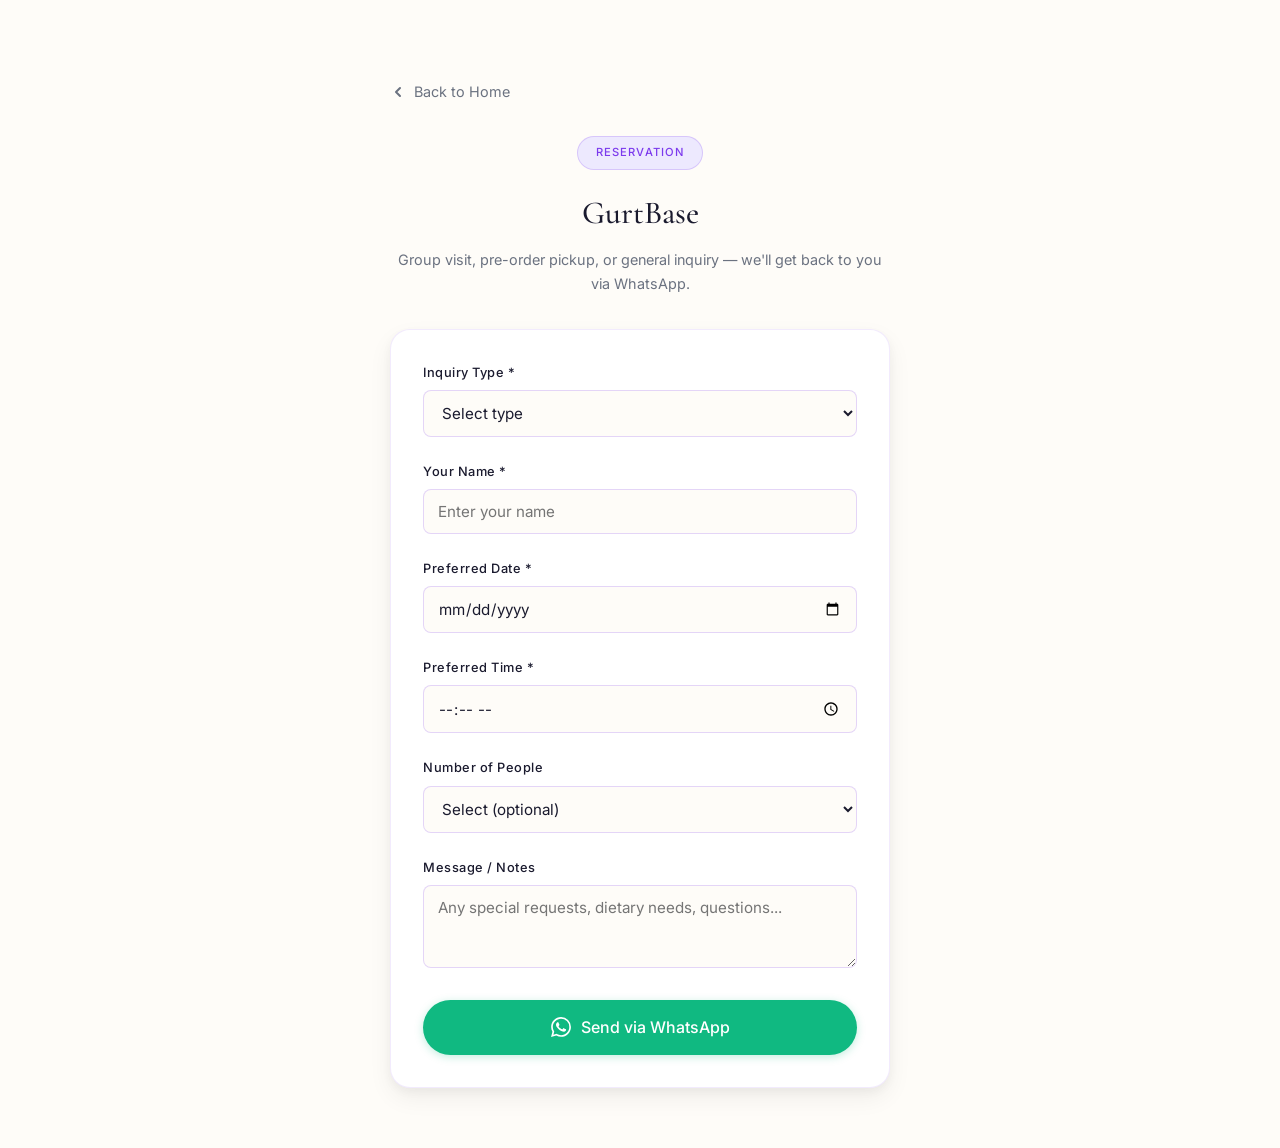
<file: booking.html>
<!DOCTYPE html>
<html lang="en">
<head>
  <meta charset="UTF-8">
  <meta name="viewport" content="width=device-width, initial-scale=1.0">
  <meta name="description" content="Reserve at GurtBase — group visits, pre-order pickup, or general inquiries for self-serve frozen yogurt & açaí in Kyoto.">
  <title>Reservation — GurtBase</title>
  <link rel="preconnect" href="https://fonts.googleapis.com">
  <link rel="preconnect" href="https://fonts.gstatic.com" crossorigin>
  <link href="https://fonts.googleapis.com/css2?family=Cormorant+Garamond:ital,wght@0,400;0,500;0,600;1,400&family=Noto+Sans+JP:wght@300;400;500&family=Noto+Sans+SC:wght@300;400;500&family=Inter:wght@300;400;500;600&display=swap" rel="stylesheet">
  <link rel="stylesheet" href="styles.css">
</head>
<body>
  <div class="booking-container">
    <a href="landing.html" class="booking-back-link">
      <svg width="16" height="16" viewBox="0 0 16 16" fill="none"><path d="M10 12L6 8L10 4" stroke="currentColor" stroke-width="2" stroke-linecap="round" stroke-linejoin="round"/></svg>
      Back to Home
    </a>

    <div class="booking-header">
      <div class="booking-badge">RESERVATION</div>
      <h1 class="booking-title">GurtBase</h1>
      <p class="booking-subtitle">Group visit, pre-order pickup, or general inquiry — we'll get back to you via WhatsApp.</p>
    </div>

    <div class="booking-card">
      <div class="success-message" id="successMessage">
        Your inquiry has been prepared. Opening WhatsApp shortly...
      </div>

      <form id="bookingForm">
        <div class="form-group" id="inquiryGroup">
          <label for="inquiryType" class="form-label">Inquiry Type *</label>
          <select id="inquiryType" name="inquiryType" class="form-select" required>
            <option value="">Select type</option>
            <option value="Group Visit">Group Visit — Let us know you're coming with friends</option>
            <option value="Pre-order Pickup">Pre-order Pickup — Order ahead and pick up</option>
            <option value="General Inquiry">General Inquiry — Ask us anything</option>
          </select>
          <div class="form-error">Please select an inquiry type</div>
        </div>

        <div class="form-group" id="nameGroup">
          <label for="name" class="form-label">Your Name *</label>
          <input type="text" id="name" name="name" class="form-input" placeholder="Enter your name" required>
          <div class="form-error">Please enter your name</div>
        </div>

        <div class="form-group" id="dateGroup">
          <label for="date" class="form-label">Preferred Date *</label>
          <input type="date" id="date" name="date" class="form-input" required>
          <div class="form-error">Please select a date</div>
        </div>

        <div class="form-group" id="timeGroup">
          <label for="time" class="form-label">Preferred Time *</label>
          <input type="time" id="time" name="time" class="form-input" required min="07:00" max="23:30">
          <div class="form-error">Please select a time</div>
        </div>

        <div class="form-group" id="guestsGroup">
          <label for="guests" class="form-label">Number of People</label>
          <select id="guests" name="guests" class="form-select">
            <option value="">Select (optional)</option>
            <option value="1">1 person</option>
            <option value="2">2 people</option>
            <option value="3">3 people</option>
            <option value="4">4 people</option>
            <option value="5">5 people</option>
            <option value="6-10">6–10 people</option>
            <option value="10+">10+ people</option>
          </select>
        </div>

        <div class="form-group" id="productGroup" style="display:none;">
          <label for="product" class="form-label">Product</label>
          <select id="product" name="product" class="form-select">
            <option value="">Any / Not decided</option>
            <optgroup label="Greek Yogurt 100g / グリークヨーグルト 100g">
              <option value="plain-100g">Plain / プレーン — ¥700</option>
              <option value="honey-100g">Honey / ハニー — ¥800</option>
              <option value="oreo-100g">Oreo / オレオ — ¥800</option>
              <option value="lotus-100g">Lotus / ロータス — ¥800</option>
            </optgroup>
            <optgroup label="Greek Yogurt 150g / グリークヨーグルト 150g">
              <option value="plain-150g">Plain / プレーン — ¥1,000</option>
              <option value="honey-150g">Honey / ハニー — ¥1,100</option>
              <option value="oreo-150g">Oreo / オレオ — ¥1,100</option>
              <option value="lotus-150g">Lotus / ロータス — ¥1,100</option>
            </optgroup>
            <optgroup label="Greek Yogurt Signature Sets / スペシャル">
              <option value="classic">Classic / 定番 — ¥1,900</option>
              <option value="choco-special">Chocolate Special / チョコスペシャル — ¥1,900</option>
              <option value="fruit-special">Fruit Special / フルーツスペシャル — ¥2,200</option>
            </optgroup>
            <optgroup label="Frozen Yogurt Ice / フローズンヨーグルトアイス">
              <option value="frozen-yogurt-200g">Frozen Yogurt Ice 200g — ¥1,300</option>
              <option value="frozen-yogurt-greek-200g">Frozen Yogurt Ice &amp; Greek 200g — ¥1,300</option>
              <option value="basic-frozen-yogurt">Basic Frozen Yogurt Ice — ¥2,100</option>
              <option value="basic-frozen-yogurt-greek">Basic Frozen Yogurt Ice &amp; Greek — ¥2,100</option>
            </optgroup>
            <optgroup label="Frozen Açaí / フローズンアサイー">
              <option value="acai-200g">Frozen Açaí 200g — ¥1,300</option>
              <option value="acai-greek-200g">Frozen Açaí &amp; Greek 200g — ¥1,300</option>
              <option value="basic-acai">Basic Frozen Açaí — ¥2,000</option>
              <option value="basic-acai-greek">Basic Frozen Açaí &amp; Greek — ¥2,000</option>
            </optgroup>
            <optgroup label="Vanilla Ice Cream / バニラアイス">
              <option value="vanilla-200g">Vanilla Ice Cream 200g — ¥1,300</option>
              <option value="vanilla-greek-200g">Vanilla Ice Cream &amp; Greek 200g — ¥1,300</option>
            </optgroup>
            <optgroup label="Salad / サラダ">
              <option value="salad-bowl">Greek Yogurt Salad Bowl — ¥1,300</option>
            </optgroup>
          </select>
        </div>

        <div class="form-group" id="messageGroup">
          <label for="message" class="form-label">Message / Notes</label>
          <textarea id="message" name="message" class="form-input form-textarea" placeholder="Any special requests, dietary needs, questions..." rows="3"></textarea>
        </div>

        <button type="submit" class="booking-submit-btn" id="submitButton">
          <span class="whatsapp-icon">
            <svg viewBox="0 0 24 24"><path d="M17.472 14.382c-.297-.149-1.758-.867-2.03-.967-.273-.099-.471-.148-.67.15-.197.297-.767.966-.94 1.164-.173.199-.347.223-.644.075-.297-.15-1.255-.463-2.39-1.475-.884-.788-1.48-1.761-1.653-2.059-.173-.297-.018-.458.13-.606.134-.133.298-.347.446-.52.149-.174.198-.298.298-.497.099-.198.05-.371-.025-.52-.075-.149-.669-1.612-.916-2.207-.242-.579-.487-.5-.669-.51-.173-.008-.371-.01-.57-.01-.198 0-.52.074-.792.372-.272.297-1.04 1.016-1.04 2.479 0 1.462 1.065 2.875 1.213 3.074.149.198 2.096 3.2 5.077 4.487.709.306 1.262.489 1.694.625.712.227 1.36.195 1.871.118.571-.085 1.758-.719 2.006-1.413.248-.694.248-1.289.173-1.413-.074-.124-.272-.198-.57-.347m-5.421 7.403h-.004a9.87 9.87 0 01-5.031-1.378l-.361-.214-3.741.982.998-3.648-.235-.374a9.86 9.86 0 01-1.51-5.26c.001-5.45 4.436-9.884 9.888-9.884 2.64 0 5.122 1.03 6.988 2.898a9.825 9.825 0 012.893 6.994c-.003 5.45-4.437 9.884-9.885 9.884m8.413-18.297A11.815 11.815 0 0012.05 0C5.495 0 .16 5.335.157 11.892c0 2.096.547 4.142 1.588 5.945L.057 24l6.305-1.654a11.882 11.882 0 005.683 1.448h.005c6.554 0 11.89-5.335 11.893-11.893a11.821 11.821 0 00-3.48-8.413Z"/></svg>
          </span>
          <span>Send via WhatsApp</span>
        </button>
      </form>
    </div>
  </div>

  <script>
    var WHATSAPP_NUMBER = '81757087077';

    // Dynamic field visibility based on inquiry type
    document.getElementById('inquiryType').addEventListener('change', function() {
      var type = this.value;
      document.getElementById('productGroup').style.display = (type === 'Pre-order Pickup') ? 'block' : 'none';
      document.getElementById('guestsGroup').style.display = (type === 'General Inquiry') ? 'none' : 'block';
    });

    // Min date = today
    var dateInput = document.getElementById('date');
    dateInput.setAttribute('min', new Date().toISOString().split('T')[0]);

    // Pre-select inquiry type and product from URL parameters
    (function() {
      var params = new URLSearchParams(window.location.search);
      var type = params.get('type');
      if (type) {
        var sel = document.getElementById('inquiryType');
        for (var i = 0; i < sel.options.length; i++) {
          if (sel.options[i].value === type) {
            sel.options[i].selected = true;
            sel.dispatchEvent(new Event('change'));
            break;
          }
        }
      }
      var product = params.get('product');
      if (product) {
        var psel = document.getElementById('product');
        for (var j = 0; j < psel.options.length; j++) {
          if (psel.options[j].value === product) {
            psel.options[j].selected = true;
            break;
          }
        }
      }
    })();

    function validateForm() {
      var isValid = true;
      document.querySelectorAll('.form-group').forEach(function(g) { g.classList.remove('error'); });
      var requiredFields = [
        { id: 'name', group: 'nameGroup' },
        { id: 'date', group: 'dateGroup' },
        { id: 'time', group: 'timeGroup' },
        { id: 'inquiryType', group: 'inquiryGroup' }
      ];
      requiredFields.forEach(function(f) {
        if (!document.getElementById(f.id).value.trim()) {
          document.getElementById(f.group).classList.add('error');
          isValid = false;
        }
      });
      return isValid;
    }

    function formatDate(dateString) {
      var date = new Date(dateString + 'T00:00:00');
      return date.toLocaleDateString('en-US', { year: 'numeric', month: 'long', day: 'numeric' });
    }

    function formatTime(timeString) {
      var parts = timeString.split(':');
      var hour = parseInt(parts[0]);
      var ampm = hour >= 12 ? 'PM' : 'AM';
      var displayHour = hour % 12 || 12;
      return displayHour + ':' + parts[1] + ' ' + ampm;
    }

    function buildMessage(formData) {
      var type = formData.get('inquiryType');
      var name = formData.get('name');
      var date = formatDate(formData.get('date'));
      var time = formatTime(formData.get('time'));
      var guests = formData.get('guests');
      var productSelect = document.getElementById('product');
      var productText = productSelect.value ? productSelect.options[productSelect.selectedIndex].text : '';
      var msg = formData.get('message') || '';

      var text = 'Hello GurtBase! I have a ' + type + ' inquiry.\n\n';
      text += 'Name: ' + name + '\n';
      text += 'Date: ' + date + '\n';
      text += 'Time: ' + time + '\n';
      if (guests && guests.trim()) text += 'People: ' + guests + '\n';
      if (type === 'Pre-order Pickup' && productText) {
        text += 'Product: ' + productText + '\n';
      }
      if (msg && msg.trim()) text += '\nMessage: ' + msg + '\n';
      return encodeURIComponent(text);
    }

    document.getElementById('bookingForm').addEventListener('submit', function(e) {
      e.preventDefault();
      if (!validateForm()) return;

      var formData = new FormData(this);
      var whatsappUrl = 'https://wa.me/' + WHATSAPP_NUMBER + '?text=' + buildMessage(formData);

      var successMessage = document.getElementById('successMessage');
      var submitButton = document.getElementById('submitButton');

      successMessage.classList.add('show');
      submitButton.disabled = true;
      submitButton.querySelector('span:last-child').textContent = 'Redirecting...';

      setTimeout(function() {
        window.open(whatsappUrl, '_blank');
      }, 500);
    });

    // Live validation on blur/input
    document.querySelectorAll('.form-input, .form-select, .form-textarea').forEach(function(input) {
      input.addEventListener('blur', function() {
        var group = this.closest('.form-group');
        if (this.hasAttribute('required') && !this.value.trim()) {
          group.classList.add('error');
        } else {
          group.classList.remove('error');
        }
      });
      input.addEventListener('input', function() {
        var group = this.closest('.form-group');
        if (group.classList.contains('error') && this.value.trim()) {
          group.classList.remove('error');
        }
      });
    });
  </script>
</body>
</html>
</file>
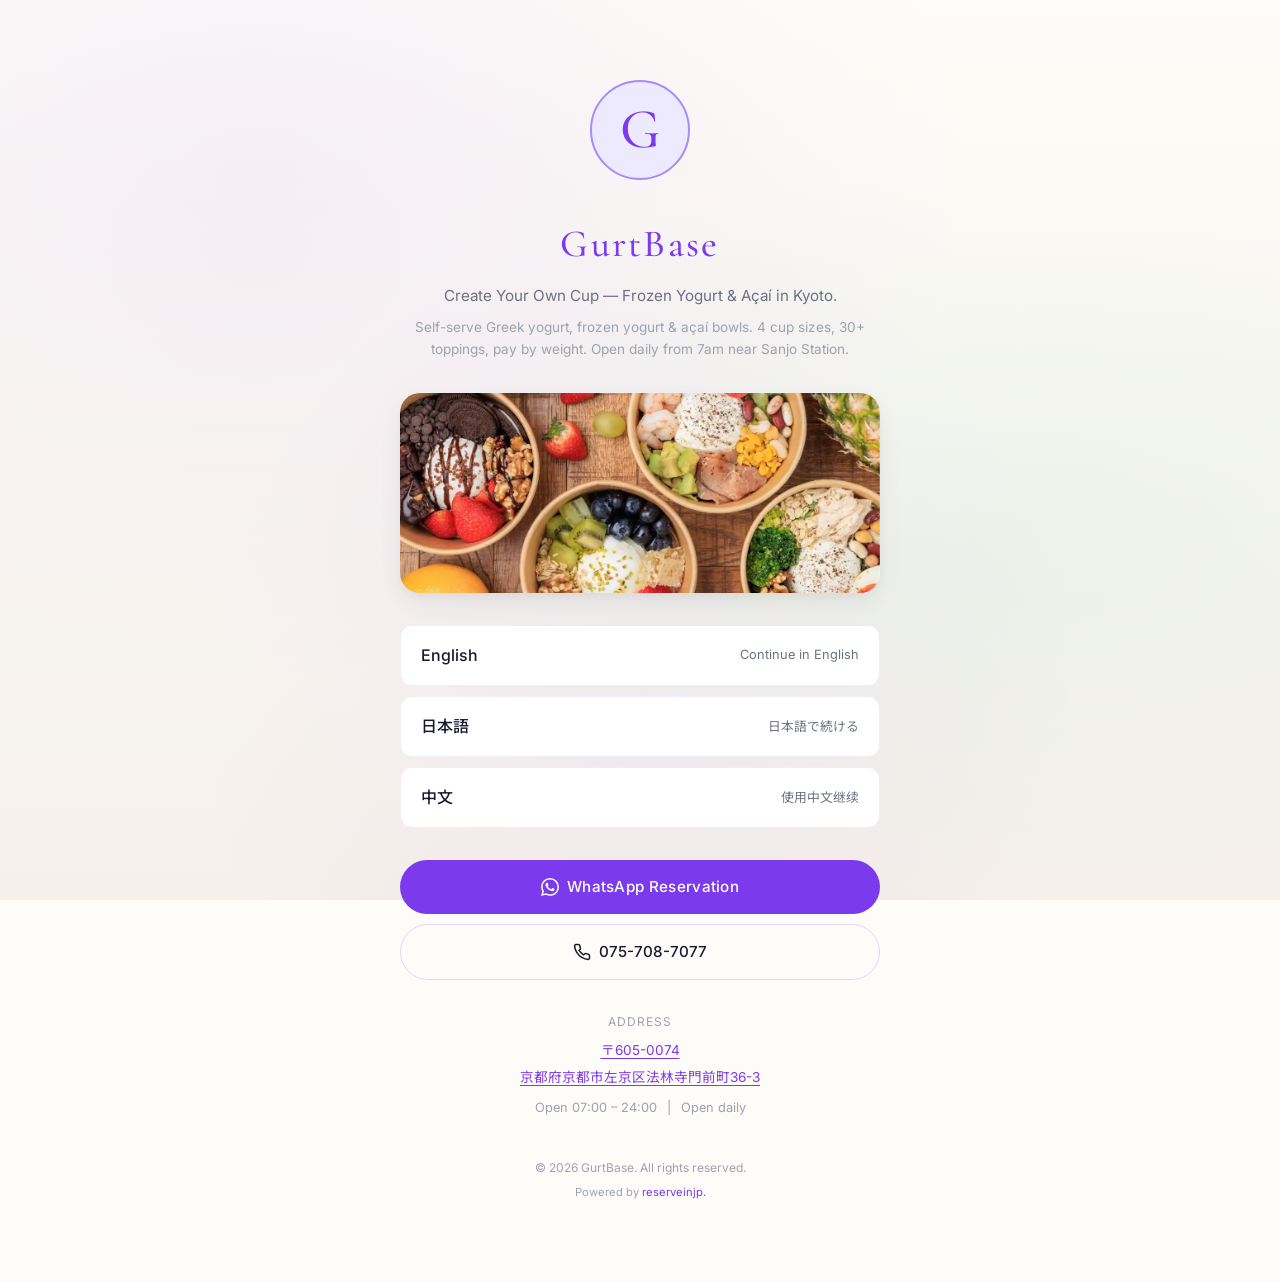
<file: landing.html>
<!DOCTYPE html>
<html lang="en">
<head>
  <meta charset="UTF-8">
  <meta name="viewport" content="width=device-width, initial-scale=1.0">
  <meta name="description" content="GurtBase — Self-serve frozen yogurt & açaí bowls in Kyoto. Create your own cup with 30+ toppings.">
  <title>GurtBase | Frozen Yogurt & Açaí Kyoto</title>
  <link rel="preconnect" href="https://fonts.googleapis.com">
  <link rel="preconnect" href="https://fonts.gstatic.com" crossorigin>
  <link href="https://fonts.googleapis.com/css2?family=Cormorant+Garamond:ital,wght@0,400;0,500;0,600;1,400&family=Noto+Sans+JP:wght@300;400;500&family=Noto+Sans+SC:wght@300;400;500&family=Inter:wght@300;400;500;600&display=swap" rel="stylesheet">
  <link rel="stylesheet" href="styles.css">
</head>
<body>
  <main class="lang-landing">
    <div class="lang-landing-bg"></div>
    <div class="lang-landing-content">
      <!-- Logo / Icon -->
      <div class="lang-logo">
        <span class="lang-logo-text">G</span>
      </div>

      <!-- Brand Header -->
      <div class="lang-brand-header">
        <h1 class="lang-brand-name">GurtBase</h1>
        <p class="lang-brand-tagline">Create Your Own Cup — Frozen Yogurt &amp; Açaí in Kyoto.</p>
        <p class="lang-brand-sub">Self-serve Greek yogurt, frozen yogurt &amp; açaí bowls. 4 cup sizes, 30+ toppings, pay by weight. Open daily from 7am near Sanjo Station.</p>
      </div>

      <!-- Store Info -->
      <div class="lang-store-info">
        <div class="lang-store-card">
          <div class="lang-store-image">
            <img src="picture/Head/Fruits.webp" alt="GurtBase frozen yogurt shop Kyoto" loading="lazy" style="width:100%;height:200px;object-fit:cover;" onerror="this.parentElement.style.background='linear-gradient(135deg, #ede9fe, #d1fae5, #fefcf8)';this.style.display='none';">
          </div>
        </div>
      </div>

      <!-- Language Cards -->
      <div class="lang-cards">
        <a href="en/index.html" class="lang-card" aria-label="Choose English">
          <span class="lang-card-name">English</span>
          <span class="lang-card-desc">Continue in English</span>
        </a>
        <a href="jp/index.html" class="lang-card" aria-label="日本語を選択">
          <span class="lang-card-name">日本語</span>
          <span class="lang-card-desc">日本語で続ける</span>
        </a>
        <a href="cn/index.html" class="lang-card" aria-label="选择中文">
          <span class="lang-card-name">中文</span>
          <span class="lang-card-desc">使用中文继续</span>
        </a>
      </div>

      <!-- Buttons -->
      <div class="lang-buttons">
        <a href="booking.html" class="lang-btn-reserve">
          <svg class="lang-phone-icon" viewBox="0 0 24 24" fill="currentColor" xmlns="http://www.w3.org/2000/svg">
            <path d="M17.472 14.382c-.297-.149-1.758-.867-2.03-.967-.273-.099-.471-.148-.67.15-.197.297-.767.966-.94 1.164-.173.199-.347.223-.644.075-.297-.15-1.255-.463-2.39-1.475-.884-.788-1.48-1.761-1.653-2.059-.173-.297-.018-.458.13-.606.134-.133.298-.347.446-.52.149-.174.198-.298.298-.497.099-.198.05-.371-.025-.52-.075-.149-.669-1.612-.916-2.207-.242-.579-.487-.5-.669-.51-.173-.008-.371-.01-.57-.01-.198 0-.52.074-.792.372-.272.297-1.04 1.016-1.04 2.479 0 1.462 1.065 2.875 1.213 3.074.149.198 2.096 3.2 5.077 4.487.709.306 1.262.489 1.694.625.712.227 1.36.195 1.871.118.571-.085 1.758-.719 2.006-1.413.248-.694.248-1.289.173-1.413-.074-.124-.272-.198-.57-.347m-5.421 7.403h-.004a9.87 9.87 0 01-5.031-1.378l-.361-.214-3.741.982.998-3.648-.235-.374a9.86 9.86 0 01-1.51-5.26c.001-5.45 4.436-9.884 9.888-9.884 2.64 0 5.122 1.03 6.988 2.898a9.825 9.825 0 012.893 6.994c-.003 5.45-4.437 9.884-9.885 9.884m8.413-18.297A11.815 11.815 0 0012.05 0C5.495 0 .16 5.335.157 11.892c0 2.096.547 4.142 1.588 5.945L.057 24l6.305-1.654a11.882 11.882 0 005.683 1.448h.005c6.554 0 11.89-5.335 11.893-11.893a11.821 11.821 0 00-3.48-8.413Z"/>
          </svg>
          <span>WhatsApp Reservation</span>
        </a>
        <a href="tel:0757087077" class="lang-btn-phone">
          <svg class="lang-phone-icon" viewBox="0 0 24 24" fill="none" stroke="currentColor" stroke-width="2">
            <path d="M22 16.92v3a2 2 0 01-2.18 2 19.79 19.79 0 01-8.63-3.07 19.5 19.5 0 01-6-6 19.79 19.79 0 01-3.07-8.67A2 2 0 014.11 2h3a2 2 0 012 1.72c.127.96.361 1.903.7 2.81a2 2 0 01-.45 2.11L8.09 9.91a16 16 0 006 6l1.27-1.27a2 2 0 012.11-.45c.907.339 1.85.573 2.81.7A2 2 0 0122 16.92z"/>
          </svg>
          <span>075-708-7077</span>
        </a>
      </div>

      <!-- Address -->
      <div class="lang-store-addr-section">
        <span class="lang-store-label">Address</span>
        <span class="lang-store-text"><a href="https://maps.app.goo.gl/?q=Gurtbase+Kyoto" target="_blank" rel="noopener">〒605-0074<br>京都府京都市左京区法林寺門前町36-3</a></span>
        <span class="lang-store-hours">Open 07:00 &ndash; 24:00 &ensp;|&ensp; Open daily</span>
      </div>

      <!-- Footer -->
      <div class="lang-footer">
        <p class="lang-footer-text">&copy; 2026 GurtBase. All rights reserved.</p>
        <p class="lang-footer-powered">Powered by <a href="https://reserveinjp.com/" target="_blank" rel="noopener">reserveinjp.</a></p>
      </div>
    </div>
  </main>
</body>
</html>
</file>
<file: styles.css>
/* ============================================
   GurtBase — Self-Serve Frozen Yogurt & Açaí
   Light, fresh, fruity theme
   ============================================ */

/* --- Fonts --- */
@import url('https://fonts.googleapis.com/css2?family=Cormorant+Garamond:ital,wght@0,400;0,500;0,600;1,400&family=Noto+Sans+JP:wght@300;400;500&family=Noto+Sans+SC:wght@300;400;500&family=Inter:wght@300;400;500;600&display=swap');

/* --- Variables --- */
:root {
  --bg: #fefcf8;
  --bg-alt: #f5f0ea;
  --bg-card: #ffffff;
  --bg-card-hover: #faf7f2;
  --accent: #7c3aed;
  --accent-light: #a78bfa;
  --accent-soft: #ede9fe;
  --accent-green: #10b981;
  --accent-green-soft: #d1fae5;
  --text: #1a1a2e;
  --text-muted: #6b7280;
  --text-light: #9ca3af;
  --border: rgba(124, 58, 237, 0.1);
  --border-strong: rgba(124, 58, 237, 0.2);
  --shadow: 0 1px 3px rgba(0,0,0,0.04), 0 1px 2px rgba(0,0,0,0.06);
  --shadow-md: 0 4px 6px rgba(0,0,0,0.04), 0 2px 4px rgba(0,0,0,0.06);
  --shadow-lg: 0 10px 25px rgba(0,0,0,0.06), 0 4px 10px rgba(0,0,0,0.04);
  --radius: 12px;
  --radius-sm: 8px;
  --radius-lg: 20px;
  --transition: 0.25s ease;
  --max-width: 1120px;
  --header-height: 72px;
}

/* --- Reset --- */
*,*::before,*::after{box-sizing:border-box;margin:0;padding:0}
html{scroll-behavior:smooth}
body{
  font-family:'Inter','Noto Sans JP','Noto Sans SC',sans-serif;
  background:var(--bg);
  color:var(--text);
  line-height:1.7;
  -webkit-font-smoothing:antialiased;
  overflow-x:hidden;
}
img{display:block;max-width:100%}
a{color:inherit;text-decoration:none}
ul{list-style:none}
button{cursor:pointer;border:none;background:none;font:inherit;color:inherit}

/* --- Container --- */
.container{
  width:100%;
  max-width:var(--max-width);
  margin:0 auto;
  padding:0 24px;
}

/* --- Header --- */
.header{
  position:fixed;
  top:0;left:0;right:0;
  z-index:100;
  background:rgba(254,252,248,0.85);
  backdrop-filter:blur(12px);
  -webkit-backdrop-filter:blur(12px);
  border-bottom:1px solid var(--border);
  transition:var(--transition);
}
.header.scrolled{background:rgba(254,252,248,0.95);box-shadow:var(--shadow);}
.header.hidden{transform:translateY(-100%)}

.nav{
  display:flex;
  align-items:center;
  justify-content:space-between;
  height:var(--header-height);
}
.logo{
  font-family:'Cormorant Garamond',serif;
  font-size:1.4rem;
  font-weight:500;
  letter-spacing:0.04em;
  color:var(--accent);
}

/* Nav Links */
.nav-menu{display:flex;align-items:center;gap:32px}
.nav-links{display:flex;gap:24px;font-size:0.9rem;font-weight:400;letter-spacing:0.02em}
.nav-links a{color:var(--text-muted);transition:var(--transition)}
.nav-links a:hover{color:var(--accent)}

/* Lang Switch */
.lang-switch{display:flex;gap:4px;font-size:0.8rem;font-weight:500}
.lang-switch a{
  padding:5px 12px;
  border-radius:20px;
  color:var(--text-muted);
  transition:var(--transition);
}
.lang-switch a.active,
.lang-switch a:hover{background:var(--accent-soft);color:var(--accent)}

/* Hamburger */
.nav-toggle{
  display:none;
  flex-direction:column;
  gap:5px;
  width:28px;
  padding:4px 0;
}
.nav-toggle span{
  display:block;
  height:2px;
  background:var(--text);
  border-radius:1px;
  transition:var(--transition);
}
.nav-toggle.active span:nth-child(1){transform:rotate(45deg) translate(2px,3px)}
.nav-toggle.active span:nth-child(2){transform:rotate(-45deg) translate(2px,-3px)}

/* =============================================
   LANGUAGE LANDING PAGE
   ============================================= */
.lang-landing{
  position:relative;
  min-height:100vh;
  display:flex;
  align-items:center;
  justify-content:center;
  padding:80px 24px;
  overflow:hidden;
}
.lang-landing-bg{
  position:fixed;
  inset:0;
  z-index:0;
  background:
    radial-gradient(ellipse at 20% 20%, rgba(124,58,237,0.06) 0%, transparent 50%),
    radial-gradient(ellipse at 80% 60%, rgba(16,185,129,0.05) 0%, transparent 50%),
    radial-gradient(ellipse at 50% 80%, rgba(124,58,237,0.04) 0%, transparent 50%),
    linear-gradient(180deg, #fefcf8 0%, #f5f0ea 100%);
}
.lang-landing-content{
  position:relative;
  z-index:1;
  width:100%;
  max-width:480px;
  text-align:center;
  display:flex;
  flex-direction:column;
  align-items:center;
  gap:32px;
}

/* Logo */
.lang-logo-img{width:120px;height:auto;opacity:0.9}
.lang-logo-text{
  font-family:'Cormorant Garamond',serif;
  font-size:3.5rem;
  font-weight:500;
  color:var(--accent);
  display:inline-flex;
  align-items:center;
  justify-content:center;
  width:100px;height:100px;
  border-radius:50%;
  background:var(--accent-soft);
  border:2px solid var(--accent-light);
}

/* Brand */
.lang-brand-name{
  font-family:'Cormorant Garamond',serif;
  font-size:2.4rem;
  font-weight:500;
  letter-spacing:0.06em;
  color:var(--accent);
}
.lang-brand-tagline{font-size:0.95rem;color:var(--text-muted);margin-top:6px}
.lang-brand-sub{font-size:0.85rem;color:var(--text-light);margin-top:8px;line-height:1.6}

/* Store info */
.lang-store-info{width:100%}
.lang-store-card{overflow:hidden;border-radius:var(--radius-lg);box-shadow:var(--shadow-lg)}
.lang-store-image img{width:100%;height:200px;object-fit:cover}

/* Language Cards */
.lang-cards{
  display:flex;
  flex-direction:column;
  gap:10px;
  width:100%;
}
.lang-card{
  display:flex;
  align-items:center;
  justify-content:space-between;
  padding:16px 20px;
  border-radius:var(--radius);
  border:1px solid var(--border);
  background:var(--bg-card);
  transition:var(--transition);
}
.lang-card:hover{
  border-color:var(--accent-light);
  box-shadow:var(--shadow-md);
  transform:translateY(-1px);
}
.lang-card-name{font-size:1rem;font-weight:500}
.lang-card-desc{font-size:0.8rem;color:var(--text-muted)}

/* Buttons */
.lang-buttons{display:flex;flex-direction:column;gap:10px;width:100%}
.lang-btn-reserve{
  display:flex;
  align-items:center;
  justify-content:center;
  gap:8px;
  padding:14px 24px;
  border-radius:30px;
  background:var(--accent);
  color:#fff;
  font-size:0.95rem;
  font-weight:500;
  letter-spacing:0.02em;
  transition:var(--transition);
}
.lang-btn-reserve:hover{background:#6d28d9;transform:translateY(-1px);box-shadow:0 4px 16px rgba(124,58,237,0.3)}
.lang-btn-phone{
  display:flex;
  align-items:center;
  justify-content:center;
  gap:8px;
  padding:14px 24px;
  border-radius:30px;
  border:1.5px solid var(--border-strong);
  background:transparent;
  color:var(--text);
  font-size:0.95rem;
  font-weight:500;
  transition:var(--transition);
}
.lang-btn-phone:hover{background:var(--accent-soft);border-color:var(--accent-light)}
.lang-phone-icon{width:18px;height:18px}

/* Store Address */
.lang-store-addr-section{text-align:center}
.lang-store-label{display:block;font-size:0.75rem;text-transform:uppercase;letter-spacing:0.08em;color:var(--text-light);margin-bottom:4px}
.lang-store-text{font-size:0.85rem;color:var(--text-muted);line-height:1.6}
.lang-store-text a{color:var(--accent);text-decoration:underline;text-underline-offset:3px}
.lang-store-hours{display:block;margin-top:6px;font-size:0.8rem;color:var(--text-light)}

/* Landing Footer */
.lang-footer{margin-top:8px;text-align:center}
.lang-footer-text{font-size:0.75rem;color:var(--text-light)}
.lang-footer-powered{font-size:0.7rem;color:var(--text-light);margin-top:4px}
.lang-footer-powered a{color:var(--accent)}

/* =============================================
   HERO SECTION (subpages)
   ============================================= */
.hero{
  position:relative;
  height:100vh;
  min-height:600px;
  display:flex;
  align-items:center;
  overflow:hidden;
}
.hero-grid-overlay{
  position:absolute;
  inset:0;
  background:linear-gradient(180deg, rgba(254,252,248,0.75) 0%, rgba(245,240,234,0.65) 100%);
}
.hero-content{
  position:relative;
  z-index:2;
  display:flex;
  flex-direction:column;
  gap:20px;
  padding-top:var(--header-height);
}
.hero-tag{font-size:0.8rem;text-transform:uppercase;letter-spacing:0.12em;color:var(--accent);font-weight:500}
.hero h1{
  font-family:'Cormorant Garamond',serif;
  font-size:clamp(2.6rem,5vw,4.2rem);
  font-weight:500;
  line-height:1.15;
  letter-spacing:0.02em;
}
.hero-sub{font-size:1.05rem;color:var(--text-muted);max-width:540px;line-height:1.7}
.hero-quick-nav{display:flex;gap:10px;flex-wrap:wrap}
.hero-nav-pill{
  padding:8px 20px;
  border-radius:24px;
  border:1px solid var(--border-strong);
  font-size:0.85rem;
  color:var(--text-muted);
  transition:var(--transition);
}
.hero-nav-pill:hover{background:var(--accent-soft);color:var(--accent);border-color:var(--accent-light)}

/* Hero scroll indicator */
.hero-scroll{
  position:absolute;
  bottom:32px;
  left:50%;
  transform:translateX(-50%);
  z-index:2;
  display:flex;
  flex-direction:column;
  align-items:center;
  gap:8px;
  font-size:0.7rem;
  text-transform:uppercase;
  letter-spacing:0.1em;
  color:var(--text-light);
}
.scroll-line{
  width:1px;
  height:40px;
  background:linear-gradient(180deg, var(--accent-light), transparent);
}

/* Hero Carousel */
.hero-carousel{
  position:absolute;
  inset:0;
  z-index:0;
}
.hero-slide{
  position:absolute;
  inset:0;
  background-size:cover;
  background-position:center;
  background-repeat:no-repeat;
  opacity:0;
  transition:opacity 1.2s ease-in-out;
}
.hero-slide.active{opacity:1}
.hero-slide::after{
  content:"";
  position:absolute;
  inset:0;
  background:linear-gradient(180deg, rgba(254,252,248,0.85) 0%, rgba(245,240,234,0.7) 100%);
}
.hero-dots{
  position:absolute;
  bottom:5rem;
  left:50%;
  transform:translateX(-50%);
  display:flex;
  gap:0.625rem;
  z-index:2;
}
.hero-dot{
  width:8px;height:8px;
  border-radius:50%;
  background:rgba(124,58,237,0.3);
  border:none;
  cursor:pointer;
  padding:0;
  transition:background 0.3s, transform 0.3s;
}
.hero-dot.active{background:var(--accent);transform:scale(1.3)}

/* Buttons */
.btn{display:inline-flex;align-items:center;gap:8px;padding:14px 32px;border-radius:30px;font-size:0.9rem;font-weight:500;letter-spacing:0.02em;transition:var(--transition)}
.btn-primary{background:var(--accent);color:#fff}
.btn-primary:hover{background:#6d28d9;box-shadow:0 4px 16px rgba(124,58,237,0.3);transform:translateY(-1px)}
.btn-outline{
  border:1.5px solid var(--border-strong);
  color:var(--text);
  background:transparent;
}
.btn-outline:hover{background:var(--accent-soft);border-color:var(--accent-light)}

/* Booking Button on Concept Cards */
.btn-booking{
  display:inline-flex;
  align-items:center;
  justify-content:center;
  gap:8px;
  width:100%;
  padding:11px 16px;
  margin-top:16px;
  background:var(--accent-green);
  color:#fff;
  border:none;
  border-radius:24px;
  font-family:inherit;
  font-size:0.8rem;
  font-weight:500;
  letter-spacing:0.03em;
  cursor:pointer;
  text-decoration:none;
  transition:all var(--transition);
  box-shadow:0 2px 8px rgba(16,185,129,0.18);
}
.btn-booking:hover{
  background:#059669;
  transform:translateY(-2px);
  box-shadow:0 4px 14px rgba(16,185,129,0.28);
}
.btn-booking svg{width:16px;height:16px;flex-shrink:0;fill:currentColor}

/* =============================================
   SECTIONS
   ============================================= */
.section{padding:100px 0}
.section-alt{background:var(--bg-alt)}
.section-label{
  font-size:0.75rem;
  text-transform:uppercase;
  letter-spacing:0.12em;
  color:var(--accent);
  font-weight:500;
  margin-bottom:8px;
}
.section-header{text-align:center;margin-bottom:56px}
.section-header h2{
  font-family:'Cormorant Garamond',serif;
  font-size:2.2rem;
  font-weight:500;
  letter-spacing:0.02em;
}
.section-sub{font-size:0.95rem;color:var(--text-muted);margin-top:10px;max-width:480px;margin-left:auto;margin-right:auto}

/* =============================================
   INTRO / ABOUT
   ============================================= */
.intro-grid{
  display:grid;
  grid-template-columns:1fr 1fr;
  gap:64px;
  align-items:center;
}
.intro-text h2{
  font-family:'Cormorant Garamond',serif;
  font-size:2rem;
  font-weight:500;
  line-height:1.3;
  margin-bottom:20px;
}
.intro-text p{color:var(--text-muted);font-size:0.95rem;line-height:1.8}
.intro-jp{font-family:'Noto Sans JP',sans-serif;margin-top:16px;font-size:0.9rem;color:var(--text-light)}
.intro-features{display:flex;flex-direction:column;gap:20px}
.feature{
  display:flex;
  flex-direction:column;
  gap:4px;
  padding:24px;
  border-radius:var(--radius);
  background:var(--bg-card);
  border:1px solid var(--border);
  transition:var(--transition);
}
.feature:hover{border-color:var(--accent-light);box-shadow:var(--shadow-md)}
.feature-num{
  font-family:'Cormorant Garamond',serif;
  font-size:2.4rem;
  font-weight:500;
  color:var(--accent);
  line-height:1;
}
.feature-label{font-size:0.85rem;color:var(--text-muted)}

/* =============================================
   CONCEPT CARDS / MENU
   ============================================= */
.service-grid{
  display:grid;
  grid-template-columns:repeat(3,1fr);
  gap:24px;
}
.concept-card{
  position:relative;
  padding:36px 28px;
  border-radius:var(--radius-lg);
  background:var(--bg-card);
  border:1px solid var(--border);
  transition:var(--transition);
}
.concept-card:hover{transform:translateY(-4px);box-shadow:var(--shadow-lg);border-color:var(--accent-light)}
.concept-card.featured{border-color:var(--accent-light);background:var(--accent-soft)}
.concept-icon{font-size:2rem;margin-bottom:16px}
.concept-img{width:100%;height:180px;object-fit:cover;border-radius:var(--radius-sm);margin-bottom:16px}
.concept-card h3{font-size:1.1rem;font-weight:600;margin-bottom:10px;line-height:1.3}
.concept-card h3 small{display:block;margin-top:2px}
.concept-card p{font-size:0.88rem;color:var(--text-muted);line-height:1.7}
.badge{
  position:absolute;
  top:16px;
  right:16px;
  padding:4px 12px;
  border-radius:16px;
  background:var(--accent);
  color:#fff;
  font-size:0.7rem;
  font-weight:500;
  letter-spacing:0.04em;
}

/* Menu category headers */
.menu-category{margin-bottom:48px}
.menu-category:last-child{margin-bottom:0}
.menu-cat-title{
  font-family:'Cormorant Garamond',serif;
  font-size:1.5rem;
  font-weight:500;
  color:var(--accent);
  margin-bottom:20px;
  padding-bottom:8px;
  border-bottom:1px solid var(--border);
}
.menu-cat-title small{font-size:0.85rem;font-weight:300;color:var(--text-muted);margin-left:8px}
.menu-price{
  font-family:'Cormorant Garamond',serif;
  font-size:1.3rem;
  font-weight:600;
  color:var(--accent);
  margin:8px 0 0;
}

/* =============================================
   GALLERY CAROUSEL
   ============================================= */
.env-carousel-section{padding:80px 0;background:var(--bg-alt)}
.env-carousel{overflow:hidden;border-radius:var(--radius-lg);margin:32px 0}
.env-carousel-track{display:flex;transition:transform 0.4s ease}
.env-carousel-slide{flex:0 0 100%;aspect-ratio:16/10;background:var(--bg-alt)}
.env-carousel-slide img{width:100%;height:100%;object-fit:cover}
.env-carousel-nav{display:flex;align-items:center;justify-content:center;gap:16px}
.env-carousel-btn{
  width:44px;height:44px;
  border-radius:50%;
  border:1px solid var(--border-strong);
  display:flex;align-items:center;justify-content:center;
  font-size:1.1rem;
  color:var(--text-muted);
  transition:var(--transition);
  background:var(--bg-card);
}
.env-carousel-btn:hover{background:var(--accent-soft);color:var(--accent);border-color:var(--accent-light)}
.env-dots{display:flex;gap:8px}
.env-dots button{
  width:8px;height:8px;
  border-radius:50%;
  background:var(--border-strong);
  transition:var(--transition);
}
.env-dots button.active{background:var(--accent);width:24px;border-radius:4px}

/* =============================================
   VISIT
   ============================================= */
.visit-grid{
  display:grid;
  grid-template-columns:1fr 1fr;
  gap:48px;
  align-items:start;
}
.visit-info h2{
  font-family:'Cormorant Garamond',serif;
  font-size:2rem;
  font-weight:500;
  margin-bottom:28px;
}
.visit-details{display:grid;gap:20px;margin-bottom:28px}
.visit-item h4{font-size:0.75rem;text-transform:uppercase;letter-spacing:0.08em;color:var(--text-light);margin-bottom:4px}
.visit-item p{font-size:0.9rem;color:var(--text-muted);line-height:1.7}
.visit-item a{color:var(--accent)}
.visit-en{font-size:0.8rem;color:var(--text-light);margin-top:4px}
.visit-map{
  border-radius:var(--radius-lg);
  overflow:hidden;
  aspect-ratio:4/3;
  box-shadow:var(--shadow-lg);
  border:1px solid var(--border);
}
.visit-map iframe{width:100%;height:100%;border:0}

/* =============================================
   FOOTER
   ============================================= */
.footer{
  padding:48px 0;
  text-align:center;
  background:var(--bg);
  border-top:1px solid var(--border);
}
.footer-inner{display:flex;flex-direction:column;align-items:center;gap:12px}
.footer .logo{font-size:1.3rem}
.footer-tagline{font-size:0.85rem;color:var(--text-muted)}
.footer-copy{font-size:0.75rem;color:var(--text-light)}
.footer-powered{font-size:0.7rem;color:var(--text-light)}
.footer-powered a{color:var(--accent)}

/* =============================================
   BACK TO TOP
   ============================================= */
.back-to-top{
  position:fixed;
  bottom:32px;right:32px;
  z-index:50;
  width:44px;height:44px;
  border-radius:50%;
  background:var(--bg-card);
  border:1px solid var(--border-strong);
  color:var(--text-muted);
  font-size:1.2rem;
  display:flex;
  align-items:center;
  justify-content:center;
  box-shadow:var(--shadow-md);
  transition:var(--transition);
  opacity:0;
  pointer-events:none;
  transform:translateY(8px);
}
.back-to-top.visible{opacity:1;pointer-events:auto;transform:translateY(0)}
.back-to-top:hover{background:var(--accent);color:#fff;border-color:var(--accent)}

/* =============================================
   BOOKING PAGE
   ============================================= */
.booking-container{
  max-width:540px;
  margin:0 auto;
  padding:80px 20px 60px;
  animation:langFadeInUp 0.6s ease;
}
.booking-back-link{
  display:inline-flex;
  align-items:center;
  gap:8px;
  color:var(--text-muted);
  text-decoration:none;
  font-size:0.9rem;
  margin-bottom:2rem;
  transition:color var(--transition);
}
.booking-back-link:hover{color:var(--accent)}
.booking-header{text-align:center;margin-bottom:2rem}
.booking-badge{
  display:inline-flex;
  background:var(--accent-soft);
  border:1px solid var(--border-strong);
  border-radius:50px;
  padding:6px 18px;
  margin-bottom:1rem;
  font-size:0.7rem;
  color:var(--accent);
  font-weight:500;
  letter-spacing:0.1em;
  text-transform:uppercase;
}
.booking-title{
  font-family:'Cormorant Garamond',serif;
  font-size:2rem;
  font-weight:500;
  margin-bottom:0.5rem;
}
.booking-subtitle{font-size:0.9rem;color:var(--text-muted)}
.booking-card{
  background:var(--bg-card);
  border:1px solid var(--border);
  border-radius:var(--radius-lg);
  padding:2rem;
  box-shadow:var(--shadow-lg);
}
.form-group{margin-bottom:1.5rem}
.form-label{
  display:block;
  font-size:0.8rem;
  font-weight:500;
  color:var(--text);
  margin-bottom:0.4rem;
  letter-spacing:0.04em;
}
.form-input,.form-select,.form-textarea{
  width:100%;
  padding:12px 14px;
  border:1px solid var(--border-strong);
  border-radius:var(--radius-sm);
  font-size:0.95rem;
  font-family:inherit;
  color:var(--text);
  background:var(--bg);
  transition:all var(--transition);
}
.form-textarea{resize:vertical;min-height:80px}
.form-input:focus,.form-select:focus,.form-textarea:focus{
  outline:none;
  border-color:var(--accent);
  box-shadow:0 0 0 3px var(--accent-soft);
  background:var(--bg-card);
}
.form-error{
  color:#dc2626;
  font-size:0.8rem;
  margin-top:0.4rem;
  display:none;
}
.form-group.error .form-error{display:block}
.form-group.error .form-input,
.form-group.error .form-select,
.form-group.error .form-textarea{border-color:#dc2626}
.booking-submit-btn{
  width:100%;
  padding:14px;
  border:none;
  border-radius:50px;
  font-size:1rem;
  font-weight:500;
  font-family:inherit;
  cursor:pointer;
  transition:all var(--transition);
  display:flex;
  align-items:center;
  justify-content:center;
  gap:10px;
  background:var(--accent-green);
  color:#fff;
  box-shadow:0 2px 8px rgba(16,185,129,0.25);
}
.booking-submit-btn:hover{
  background:#059669;
  transform:translateY(-2px);
  box-shadow:0 4px 16px rgba(16,185,129,0.35);
}
.booking-submit-btn:disabled{opacity:0.6;cursor:not-allowed;transform:none}
.whatsapp-icon{width:20px;height:20px;flex-shrink:0}
.whatsapp-icon svg{width:100%;height:100%;fill:currentColor}
.success-message{
  display:none;
  background:var(--accent-green-soft);
  border:1px solid var(--accent-green);
  border-radius:var(--radius-sm);
  padding:0.75rem 1rem;
  margin-bottom:1.5rem;
  color:#065f46;
  font-size:0.9rem;
  text-align:center;
}
.success-message.show{display:block;animation:langFadeInUp 0.5s ease}

/* =============================================
   ANIMATIONS
   ============================================= */
@keyframes langFadeInUp{
  from{opacity:0;transform:translateY(24px)}
  to{opacity:1;transform:translateY(0)}
}
.lang-landing-content > *{animation:langFadeInUp 0.6s ease both}
.lang-landing-content > *:nth-child(1){animation-delay:0.05s}
.lang-landing-content > *:nth-child(2){animation-delay:0.15s}
.lang-landing-content > *:nth-child(3){animation-delay:0.25s}
.lang-landing-content > *:nth-child(4){animation-delay:0.35s}
.lang-landing-content > *:nth-child(5){animation-delay:0.45s}
.lang-landing-content > *:nth-child(6){animation-delay:0.55s}
.lang-landing-content > *:nth-child(7){animation-delay:0.65s}

/* Scroll reveal */
.reveal{opacity:0;transform:translateY(32px);transition:opacity 0.7s ease, transform 0.7s ease}
.reveal.visible{opacity:1;transform:translateY(0)}

/* =============================================
   RESPONSIVE
   ============================================= */
@media (max-width:768px){
  .nav-toggle{display:flex;z-index:110}
  .nav-menu{
    position:fixed;
    inset:0;
    flex-direction:column;
    justify-content:center;
    gap:40px;
    background:rgba(254,252,248,0.97);
    backdrop-filter:blur(16px);
    opacity:0;pointer-events:none;
    transition:var(--transition);
  }
  .nav-menu.open{opacity:1;pointer-events:auto}
  .nav-links{flex-direction:column;align-items:center;gap:24px;font-size:1.1rem}
  .intro-grid{grid-template-columns:1fr;gap:40px}
  .service-grid{grid-template-columns:1fr}
  .visit-grid{grid-template-columns:1fr}
  .section{padding:64px 0}
  .hero h1{font-size:2.2rem}
  .booking-card{padding:1.5rem 1.25rem}
  .lang-landing{padding:60px 20px}
  .lang-logo-img{width:100px}
  .lang-brand-name{font-size:2rem}
}
</file>
